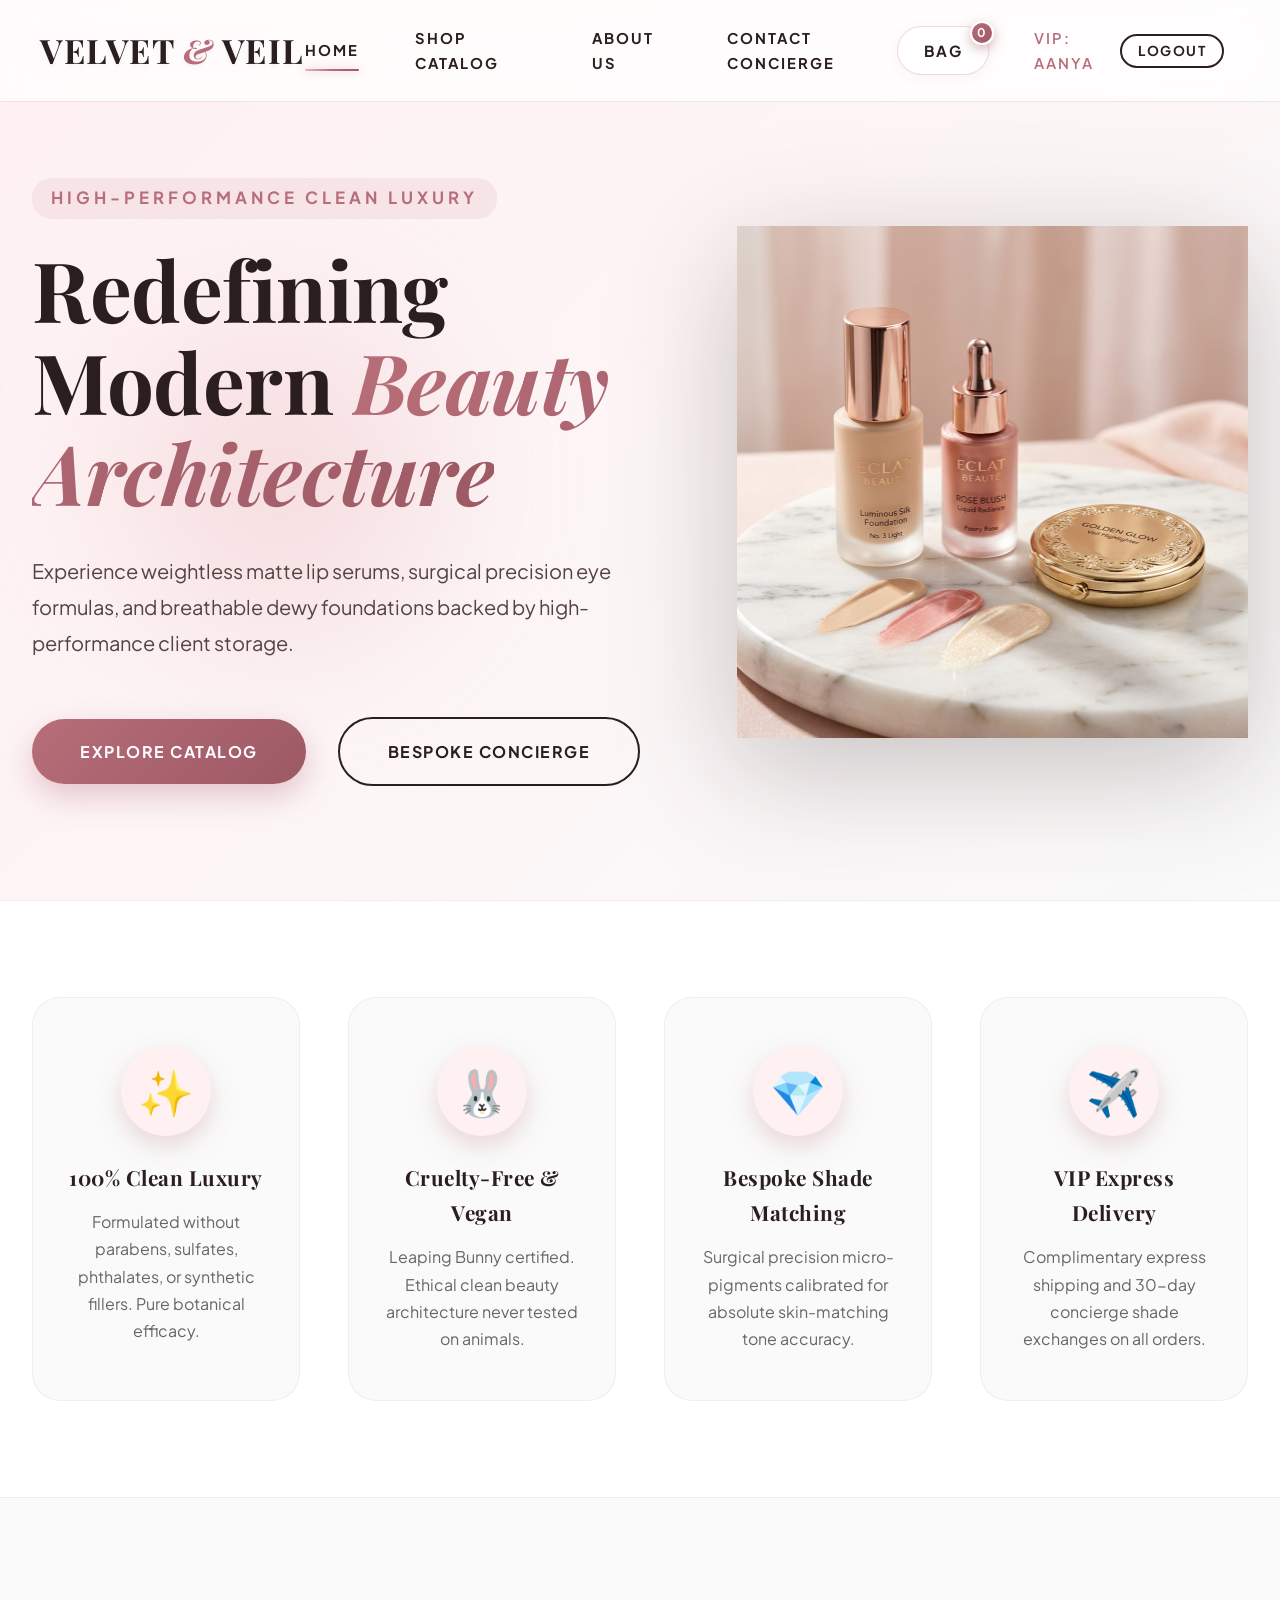
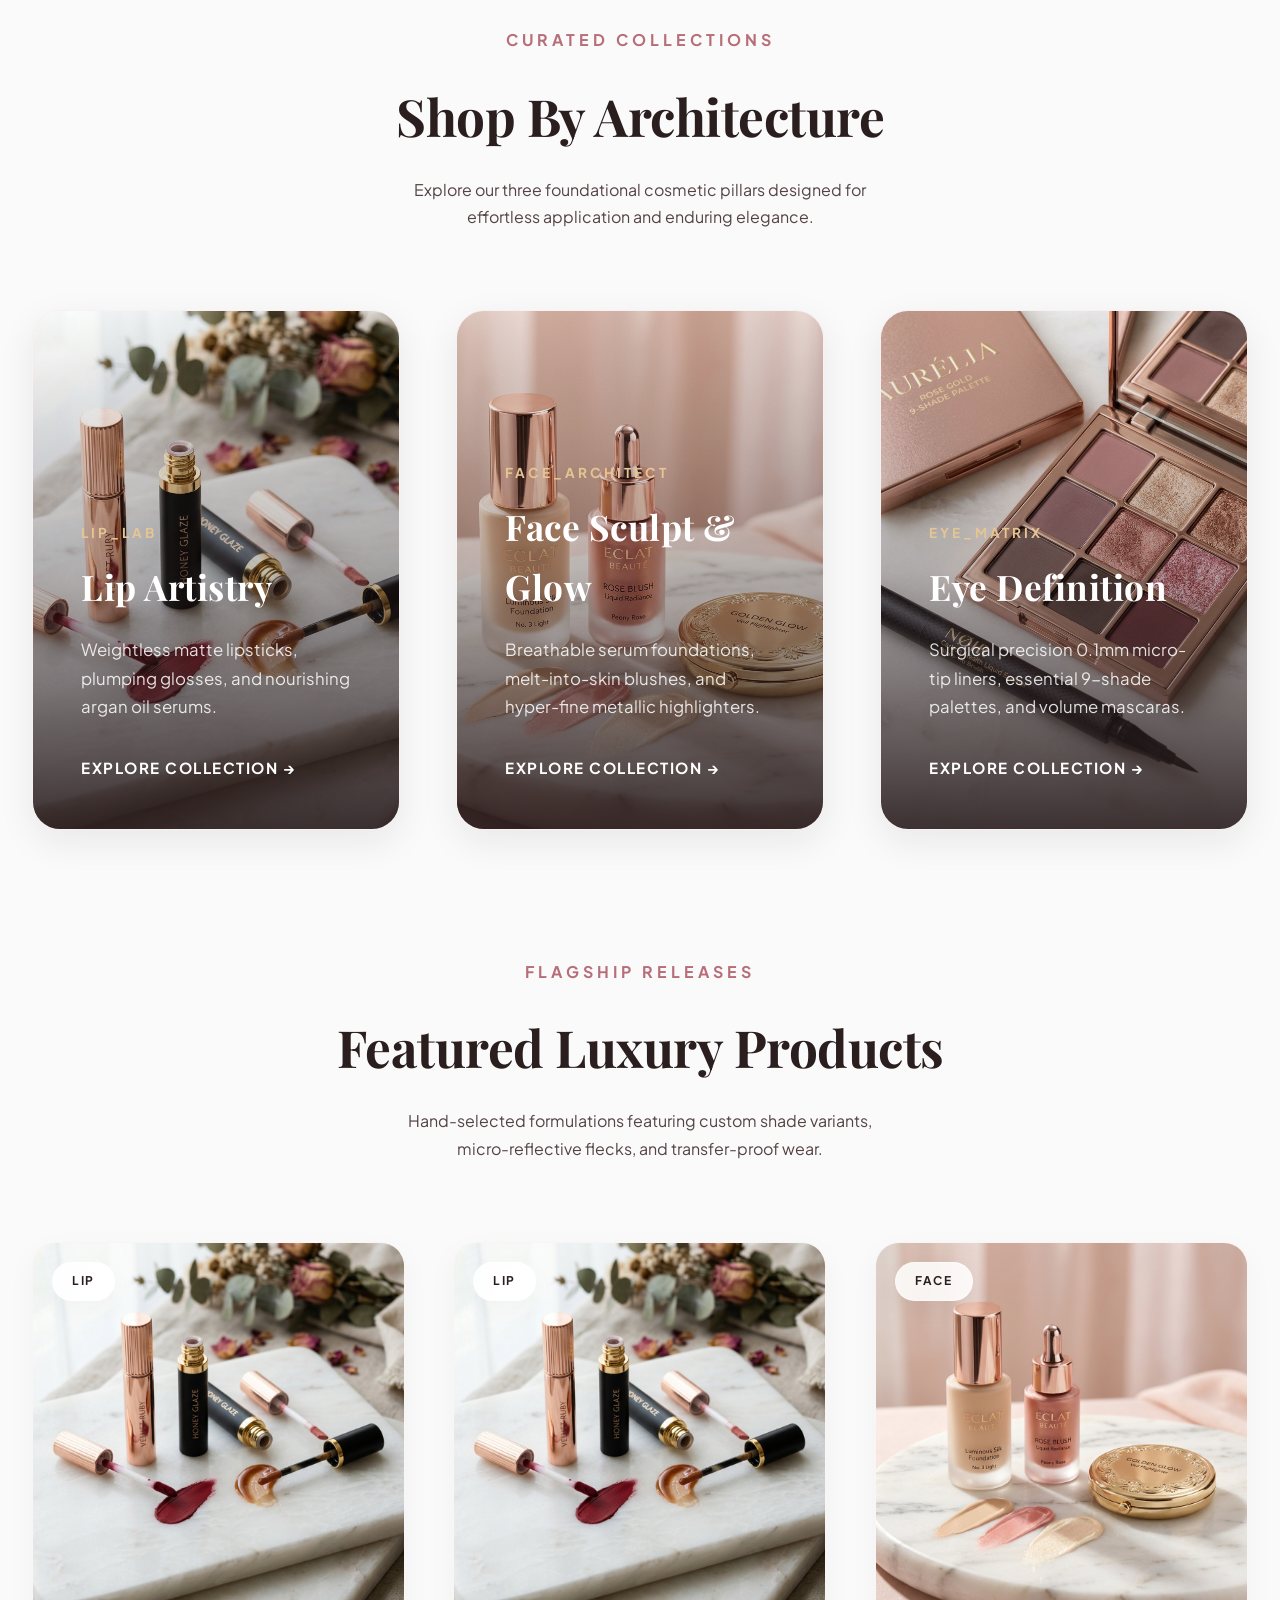
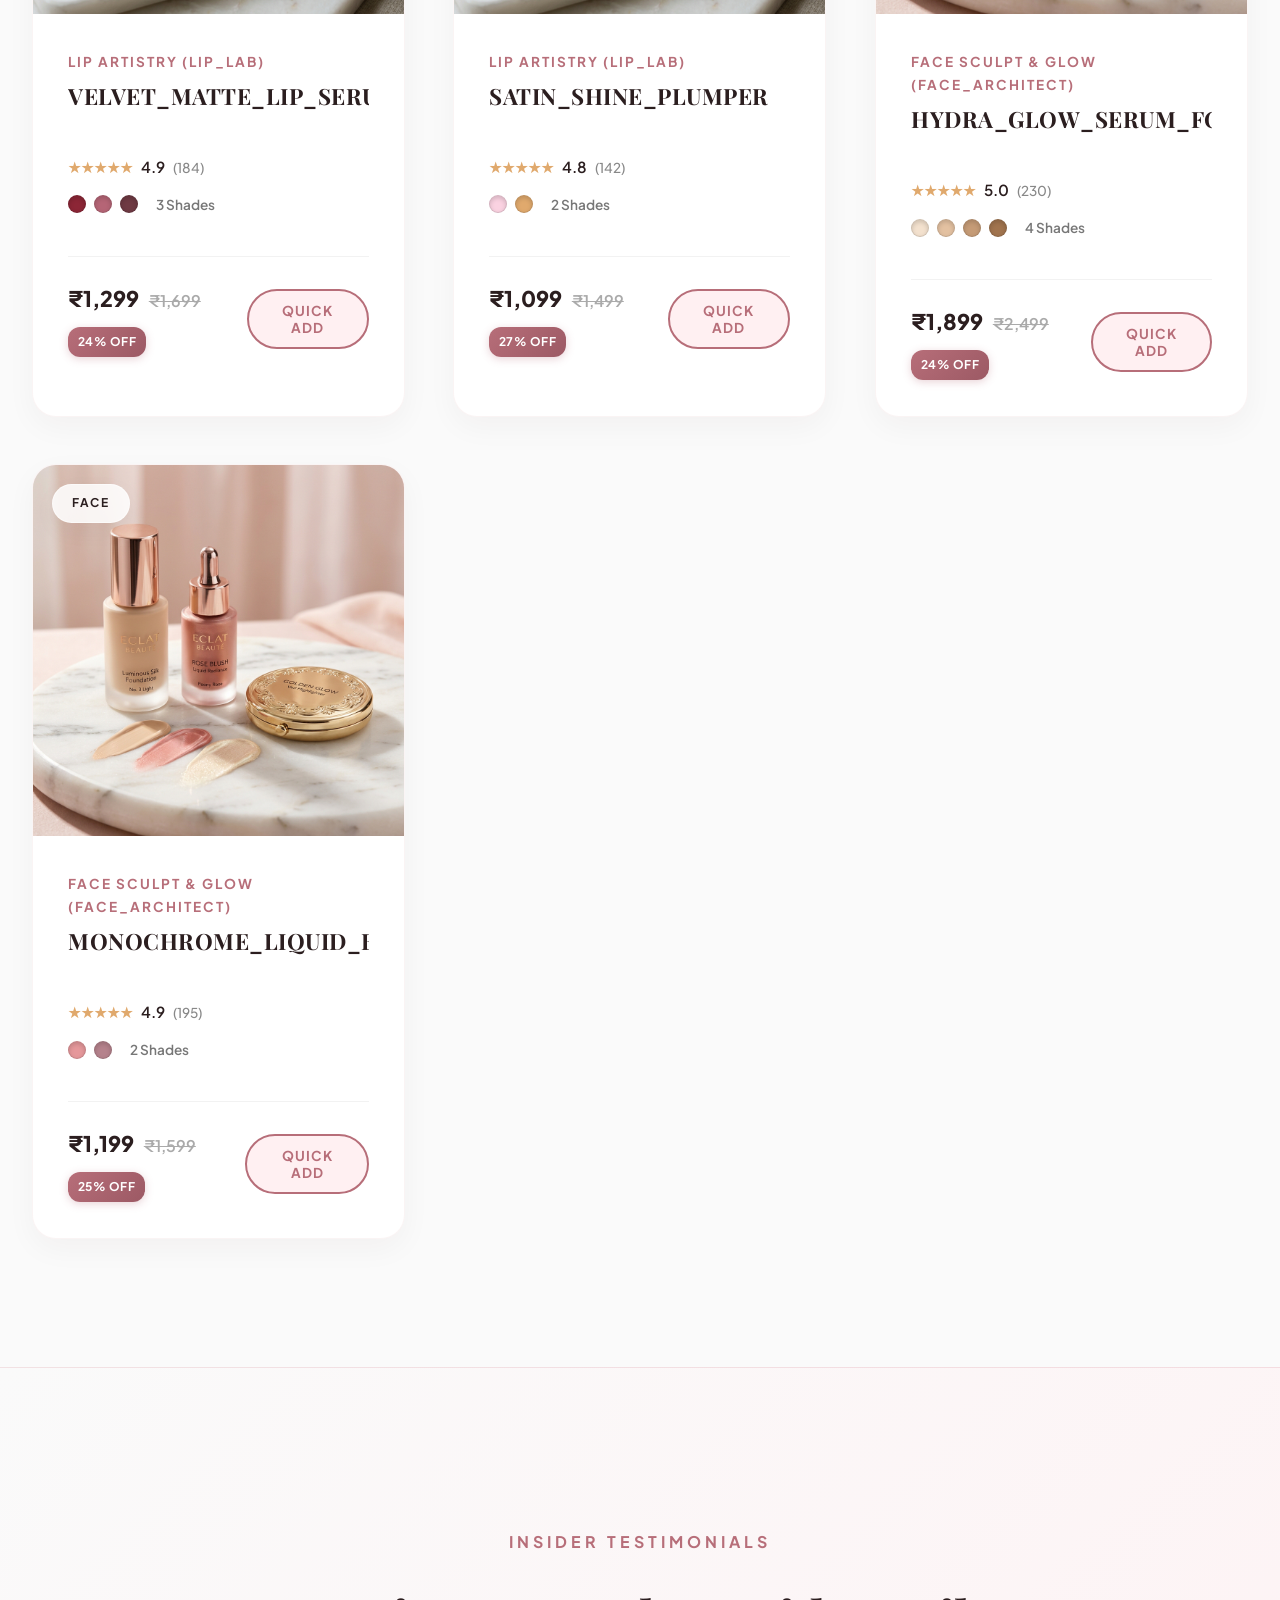
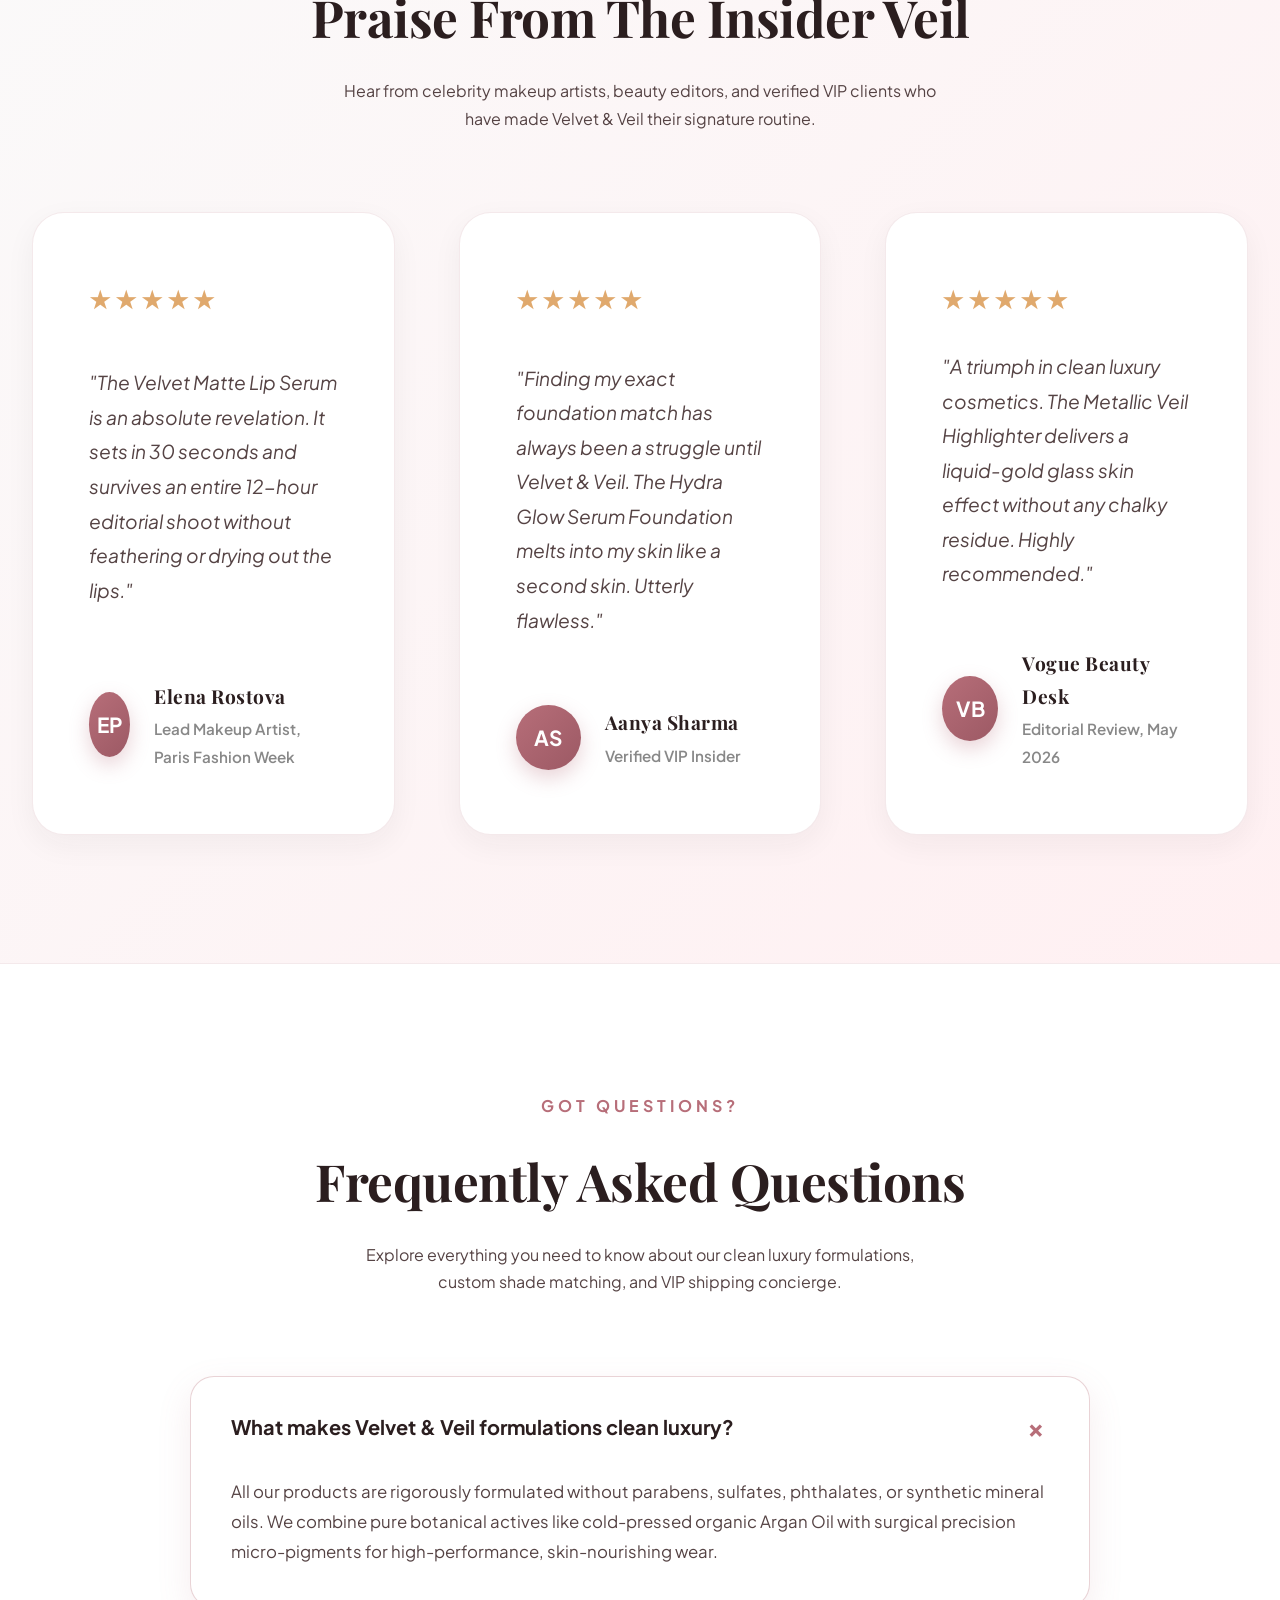
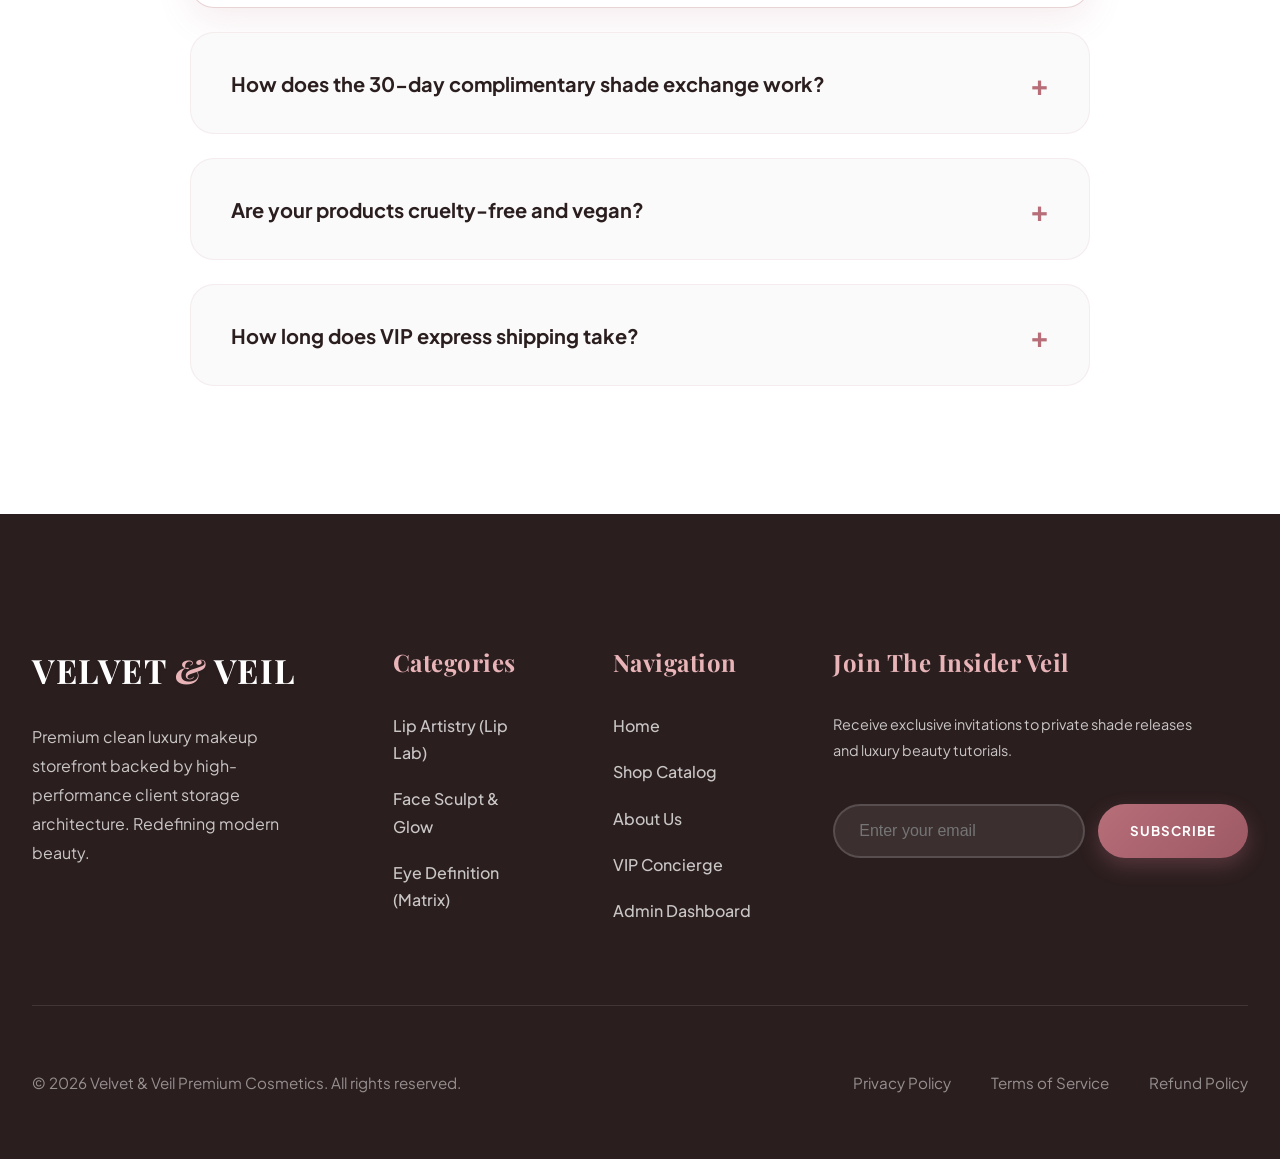
<file: index.html>
<!DOCTYPE html>
<html lang="en">
<head>
    <meta charset="UTF-8">
    <meta name="viewport" content="width=device-width, initial-scale=1.0">
    <title>Velvet &amp; Veil | Clean Luxury Premium Cosmetics</title>
    <meta name="description" content="Explore Velvet & Veil's premium clean luxury makeup storefront. Featuring Lip Lab, Face Architect, and Eye Matrix collections backed by high-performance client storage.">
    <link rel="stylesheet" href="./assets/css/style.css">
    <style>
        /* --- TRUST PILLARS SECTION --- */
        .trust-section {
            background-color: white;
            padding: 6rem 2rem;
            border-bottom: 1px solid var(--glass-border);
            border-top: 1px solid var(--glass-border);
        }

        .trust-container {
            max-width: 1400px;
            margin: 0 auto;
            display: grid;
            grid-template-columns: repeat(4, 1fr);
            gap: 3rem;
        }

        .trust-card {
            display: flex;
            flex-direction: column;
            align-items: center;
            text-align: center;
            padding: 3rem 2rem;
            background: var(--alabaster);
            border-radius: 28px;
            border: 1px solid rgba(183, 110, 121, 0.1);
            transition: var(--transition);
        }

        .trust-card:hover {
            transform: translateY(-10px);
            box-shadow: 0 20px 40px rgba(183, 110, 121, 0.15);
            background: white;
            border-color: rgba(183, 110, 121, 0.3);
        }

        .trust-icon {
            font-size: 2.8rem;
            margin-bottom: 1.5rem;
            background: var(--bg-blush);
            width: 90px;
            height: 90px;
            border-radius: 50%;
            display: flex;
            align-items: center;
            justify-content: center;
            color: var(--rose-gold);
            box-shadow: 0 10px 25px rgba(183, 110, 121, 0.25);
            transition: transform 0.4s cubic-bezier(0.16, 1, 0.3, 1);
        }

        .trust-card:hover .trust-icon {
            transform: scale(1.15) rotate(5deg);
        }

        .trust-title {
            font-size: 1.3rem;
            color: var(--dark-cocoa);
            margin-bottom: 0.8rem;
            font-weight: 700;
        }

        .trust-desc {
            font-size: 1rem;
            color: #666;
            line-height: 1.7;
        }

        /* --- CLIENT REVIEWS SECTION --- */
        .reviews-section {
            padding: 10rem 2rem 8rem;
            background: linear-gradient(135deg, var(--alabaster) 0%, var(--bg-blush) 100%);
            border-top: 1px solid var(--glass-border);
        }

        .reviews-container {
            max-width: 1400px;
            margin: 0 auto;
        }

        .reviews-grid {
            display: grid;
            grid-template-columns: repeat(3, 1fr);
            gap: 4rem;
            margin-top: 2rem;
        }

        .review-card {
            background: white;
            padding: 4rem 3.5rem;
            border-radius: 32px;
            box-shadow: 0 10px 30px rgba(43, 30, 31, 0.05);
            border: 1px solid var(--glass-border);
            display: flex;
            flex-direction: column;
            justify-content: space-between;
            transition: var(--transition);
        }

        .review-card:hover {
            transform: translateY(-12px);
            box-shadow: 0 24px 50px rgba(183, 110, 121, 0.2);
            border-color: rgba(183, 110, 121, 0.3);
        }

        .review-stars {
            color: #E0A96D;
            font-size: 1.6rem;
            margin-bottom: 1.8rem;
            letter-spacing: 3px;
        }

        .review-quote {
            font-size: 1.2rem;
            color: #554344;
            line-height: 1.8;
            font-style: italic;
            margin-bottom: 3.5rem;
        }

        .review-author {
            display: flex;
            align-items: center;
            gap: 1.5rem;
        }

        .author-avatar {
            width: 65px;
            height: 65px;
            border-radius: 50%;
            background: linear-gradient(135deg, var(--rose-gold) 0%, var(--rose-gold-dark) 100%);
            color: white;
            display: flex;
            align-items: center;
            justify-content: center;
            font-weight: 700;
            font-size: 1.3rem;
            box-shadow: 0 8px 20px rgba(183, 110, 121, 0.3);
        }

        .author-name {
            font-size: 1.2rem;
            font-weight: 700;
            color: var(--dark-cocoa);
            margin-bottom: 0.2rem;
        }

        .author-role {
            font-size: 0.95rem;
            color: #888;
            font-weight: 600;
        }

        @media (max-width: 1024px) {
            .trust-container { grid-template-columns: repeat(2, 1fr); }
            .reviews-grid { grid-template-columns: 1fr; }
        }
        @media (max-width: 600px) {
            .trust-container { grid-template-columns: 1fr; }
        }
    </style>
</head>
<body>

    <!-- Global Header -->
    <header class="site-header">
        <div class="header-container">
            <a href="./index.html" class="brand-logo">
                VELVET <span>&amp;</span> VEIL
            </a>
            <nav class="nav-links">
                <a href="./index.html" class="nav-link active">Home</a>
                <a href="./storefront/shop.html" class="nav-link">Shop Catalog</a>
                <a href="./storefront/about.html" class="nav-link">About Us</a>
                <a href="./storefront/contactus.html" class="nav-link">Contact Concierge</a>
            </nav>
            <div class="header-actions">
                <a href="#" class="cart-toggle" aria-label="Open Cart">
                    Bag
                    <span class="cart-badge">0</span>
                </a>
                <div class="auth-menu">
                    <!-- Dynamically populated by main.js -->
                </div>
            </div>
        </div>
    </header>

    <!-- Hero Section -->
    <section class="hero">
        <div class="hero-image-bg"></div>
        <div class="hero-container">
            <div class="hero-content">
                <span class="hero-subtitle">High-Performance Clean Luxury</span>
                <h1 class="hero-title">Redefining Modern <span>Beauty Architecture</span></h1>
                <p class="hero-desc">Experience weightless matte lip serums, surgical precision eye formulas, and breathable dewy foundations backed by high-performance client storage.</p>
                <div class="hero-actions">
                    <a href="./storefront/shop.html" class="btn-primary">Explore Catalog</a>
                    <a href="./storefront/contactus.html" class="btn-secondary">Bespoke Concierge</a>
                </div>
            </div>
            <div class="hero-image-wrapper">
                <img src="./assets/images/face.png" alt="Velvet &amp; Veil Luxury Cosmetics" class="hero-img">
            </div>
        </div>
    </section>

    <!-- Trust & Clean Luxury Pillars -->
    <section class="trust-section">
        <div class="trust-container">
            <div class="trust-card">
                <div class="trust-icon">&#10024;</div>
                <h3 class="trust-title">100% Clean Luxury</h3>
                <p class="trust-desc">Formulated without parabens, sulfates, phthalates, or synthetic fillers. Pure botanical efficacy.</p>
            </div>
            <div class="trust-card">
                <div class="trust-icon">&#128048;</div>
                <h3 class="trust-title">Cruelty-Free &amp; Vegan</h3>
                <p class="trust-desc">Leaping Bunny certified. Ethical clean beauty architecture never tested on animals.</p>
            </div>
            <div class="trust-card">
                <div class="trust-icon">&#128142;</div>
                <h3 class="trust-title">Bespoke Shade Matching</h3>
                <p class="trust-desc">Surgical precision micro-pigments calibrated for absolute skin-matching tone accuracy.</p>
            </div>
            <div class="trust-card">
                <div class="trust-icon">&#9992;&#65039;</div>
                <h3 class="trust-title">VIP Express Delivery</h3>
                <p class="trust-desc">Complimentary express shipping and 30-day concierge shade exchanges on all orders.</p>
            </div>
        </div>
    </section>

    <!-- Category Architecture Section -->
    <section class="section">
        <div class="section-header">
            <span class="section-subtitle">Curated Collections</span>
            <h2 class="section-title">Shop By Architecture</h2>
            <p style="color: #554344; max-width: 500px; margin: 1rem auto 0;">Explore our three foundational cosmetic pillars designed for effortless application and enduring elegance.</p>
        </div>
        <div class="category-grid">
            <div class="category-card">
                <img src="./assets/images/lip.png" alt="Lip Artistry" class="category-img">
                <div class="category-overlay"></div>
                <div class="category-content">
                    <span class="category-tag">LIP_LAB</span>
                    <h3 class="category-title">Lip Artistry</h3>
                    <p class="category-desc">Weightless matte lipsticks, plumping glosses, and nourishing argan oil serums.</p>
                    <a href="./storefront/shop.html" class="category-link">Explore Collection &rarr;</a>
                </div>
            </div>
            <div class="category-card">
                <img src="./assets/images/face.png" alt="Face Sculpt &amp; Glow" class="category-img">
                <div class="category-overlay"></div>
                <div class="category-content">
                    <span class="category-tag">FACE_ARCHITECT</span>
                    <h3 class="category-title">Face Sculpt &amp; Glow</h3>
                    <p class="category-desc">Breathable serum foundations, melt-into-skin blushes, and hyper-fine metallic highlighters.</p>
                    <a href="./storefront/shop.html" class="category-link">Explore Collection &rarr;</a>
                </div>
            </div>
            <div class="category-card">
                <img src="./assets/images/eye.png" alt="Eye Definition" class="category-img">
                <div class="category-overlay"></div>
                <div class="category-content">
                    <span class="category-tag">EYE_MATRIX</span>
                    <h3 class="category-title">Eye Definition</h3>
                    <p class="category-desc">Surgical precision 0.1mm micro-tip liners, essential 9-shade palettes, and volume mascaras.</p>
                    <a href="./storefront/shop.html" class="category-link">Explore Collection &rarr;</a>
                </div>
            </div>
        </div>
    </section>

    <!-- Featured Products Section -->
    <section class="section" style="padding-top: 0;">
        <div class="section-header">
            <span class="section-subtitle">Flagship Releases</span>
            <h2 class="section-title">Featured Luxury Products</h2>
            <p style="color: #554344; max-width: 500px; margin: 1rem auto 0;">Hand-selected formulations featuring custom shade variants, micro-reflective flecks, and transfer-proof wear.</p>
        </div>
        <div class="product-grid featured-products-container">
            <!-- Dynamically populated by main.js -->
        </div>
    </section>

    <!-- Client Reviews & Editorial Praise -->
    <section class="reviews-section">
        <div class="reviews-container">
            <div class="section-header">
                <span class="section-subtitle">Insider Testimonials</span>
                <h2 class="section-title">Praise From The Insider Veil</h2>
                <p style="color: #554344; max-width: 600px; margin: 1rem auto 0;">Hear from celebrity makeup artists, beauty editors, and verified VIP clients who have made Velvet &amp; Veil their signature routine.</p>
            </div>
            <div class="reviews-grid">
                <div class="review-card">
                    <div class="review-stars">&#9733;&#9733;&#9733;&#9733;&#9733;</div>
                    <p class="review-quote">"The Velvet Matte Lip Serum is an absolute revelation. It sets in 30 seconds and survives an entire 12-hour editorial shoot without feathering or drying out the lips."</p>
                    <div class="review-author">
                        <div class="author-avatar">EP</div>
                        <div>
                            <h4 class="author-name">Elena Rostova</h4>
                            <span class="author-role">Lead Makeup Artist, Paris Fashion Week</span>
                        </div>
                    </div>
                </div>
                <div class="review-card">
                    <div class="review-stars">&#9733;&#9733;&#9733;&#9733;&#9733;</div>
                    <p class="review-quote">"Finding my exact foundation match has always been a struggle until Velvet &amp; Veil. The Hydra Glow Serum Foundation melts into my skin like a second skin. Utterly flawless."</p>
                    <div class="review-author">
                        <div class="author-avatar">AS</div>
                        <div>
                            <h4 class="author-name">Aanya Sharma</h4>
                            <span class="author-role">Verified VIP Insider</span>
                        </div>
                    </div>
                </div>
                <div class="review-card">
                    <div class="review-stars">&#9733;&#9733;&#9733;&#9733;&#9733;</div>
                    <p class="review-quote">"A triumph in clean luxury cosmetics. The Metallic Veil Highlighter delivers a liquid-gold glass skin effect without any chalky residue. Highly recommended."</p>
                    <div class="review-author">
                        <div class="author-avatar">VB</div>
                        <div>
                            <h4 class="author-name">Vogue Beauty Desk</h4>
                            <span class="author-role">Editorial Review, May 2026</span>
                        </div>
                    </div>
                </div>
            </div>
        </div>
    </section>

    <!-- Global FAQ Section -->
    <section class="faq-section">
        <div class="faq-container">
            <div class="section-header">
                <span class="section-subtitle">Got Questions?</span>
                <h2 class="section-title">Frequently Asked Questions</h2>
                <p style="color: #554344; max-width: 600px; margin: 1rem auto 0;">Explore everything you need to know about our clean luxury formulations, custom shade matching, and VIP shipping concierge.</p>
            </div>
            <div class="faq-accordion">
                <div class="faq-item active">
                    <button class="faq-header">
                        <span>What makes Velvet &amp; Veil formulations clean luxury?</span>
                        <span class="faq-toggle">&plus;</span>
                    </button>
                    <div class="faq-content">
                        All our products are rigorously formulated without parabens, sulfates, phthalates, or synthetic mineral oils. We combine pure botanical actives like cold-pressed organic Argan Oil with surgical precision micro-pigments for high-performance, skin-nourishing wear.
                    </div>
                </div>
                <div class="faq-item">
                    <button class="faq-header">
                        <span>How does the 30-day complimentary shade exchange work?</span>
                        <span class="faq-toggle">&plus;</span>
                    </button>
                    <div class="faq-content">
                        We understand that finding your absolute perfect foundation or lip tone online can be challenging. If your selected shade isn't a flawless match, simply contact our VIP concierge within 30 days of delivery. We will immediately dispatch a replacement shade entirely complimentary.
                    </div>
                </div>
                <div class="faq-item">
                    <button class="faq-header">
                        <span>Are your products cruelty-free and vegan?</span>
                        <span class="faq-toggle">&plus;</span>
                    </button>
                    <div class="faq-content">
                        Yes, Velvet &amp; Veil is 100% Leaping Bunny certified cruelty-free. Our entire product architecture is vegan, utilizing advanced plant-derived squalane and synthetic beeswax alternatives to ensure zero animal testing or animal derivatives.
                    </div>
                </div>
                <div class="faq-item">
                    <button class="faq-header">
                        <span>How long does VIP express shipping take?</span>
                        <span class="faq-toggle">&plus;</span>
                    </button>
                    <div class="faq-content">
                        Orders placed before 2:00 PM IST are processed same-day by our flagship lab. VIP Express delivery typically arrives within 1 to 3 business days across major metropolitan areas, complete with live concierge tracking.
                    </div>
                </div>
            </div>
        </div>
    </section>

    <!-- Global Footer -->
    <footer class="site-footer">

        <div class="footer-container">
            <div>
                <a href="./index.html" class="brand-logo" style="color: white; margin-bottom: 1.5rem;">
                    VELVET <span style="color: var(--rose-gold-light);">&amp;</span> VEIL
                </a>
                <p class="footer-desc">Premium clean luxury makeup storefront backed by high-performance client storage architecture. Redefining modern beauty.</p>
            </div>
            <div>
                <h4 class="footer-col-title">Categories</h4>
                <div class="footer-links">
                    <a href="./storefront/shop.html" class="footer-link">Lip Artistry (Lip Lab)</a>
                    <a href="./storefront/shop.html" class="footer-link">Face Sculpt &amp; Glow</a>
                    <a href="./storefront/shop.html" class="footer-link">Eye Definition (Matrix)</a>
                </div>
            </div>
            <div>
                <h4 class="footer-col-title">Navigation</h4>
                <div class="footer-links">
                    <a href="./index.html" class="footer-link">Home</a>
                    <a href="./storefront/shop.html" class="footer-link">Shop Catalog</a>
                    <a href="./storefront/about.html" class="footer-link">About Us</a>
                    <a href="./storefront/contactus.html" class="footer-link">VIP Concierge</a>
                    <a href="./admin/dashboard.html" class="footer-link">Admin Dashboard</a>
                </div>

            </div>
            <div>
                <h4 class="footer-col-title">Join The Insider Veil</h4>
                <p class="footer-desc" style="font-size: 0.9rem;">Receive exclusive invitations to private shade releases and luxury beauty tutorials.</p>
                <div class="newsletter-form">
                    <input type="email" placeholder="Enter your email" class="newsletter-input" aria-label="Email Address">
                    <button class="newsletter-btn">Subscribe</button>
                </div>
            </div>
        </div>
        <div class="footer-bottom">
            <div>&copy; 2026 Velvet &amp; Veil Premium Cosmetics. All rights reserved.</div>
            <div class="footer-legal-links">
                <a href="./legal/privacy.html">Privacy Policy</a>
                <a href="./legal/terms.html">Terms of Service</a>
                <a href="./legal/refund.html">Refund Policy</a>
            </div>
        </div>
    </footer>

    <!-- Scripts -->
    <script src="./assets/js/store.js"></script>
    <script src="./assets/js/main.js"></script>
</body>
</html>
</file>
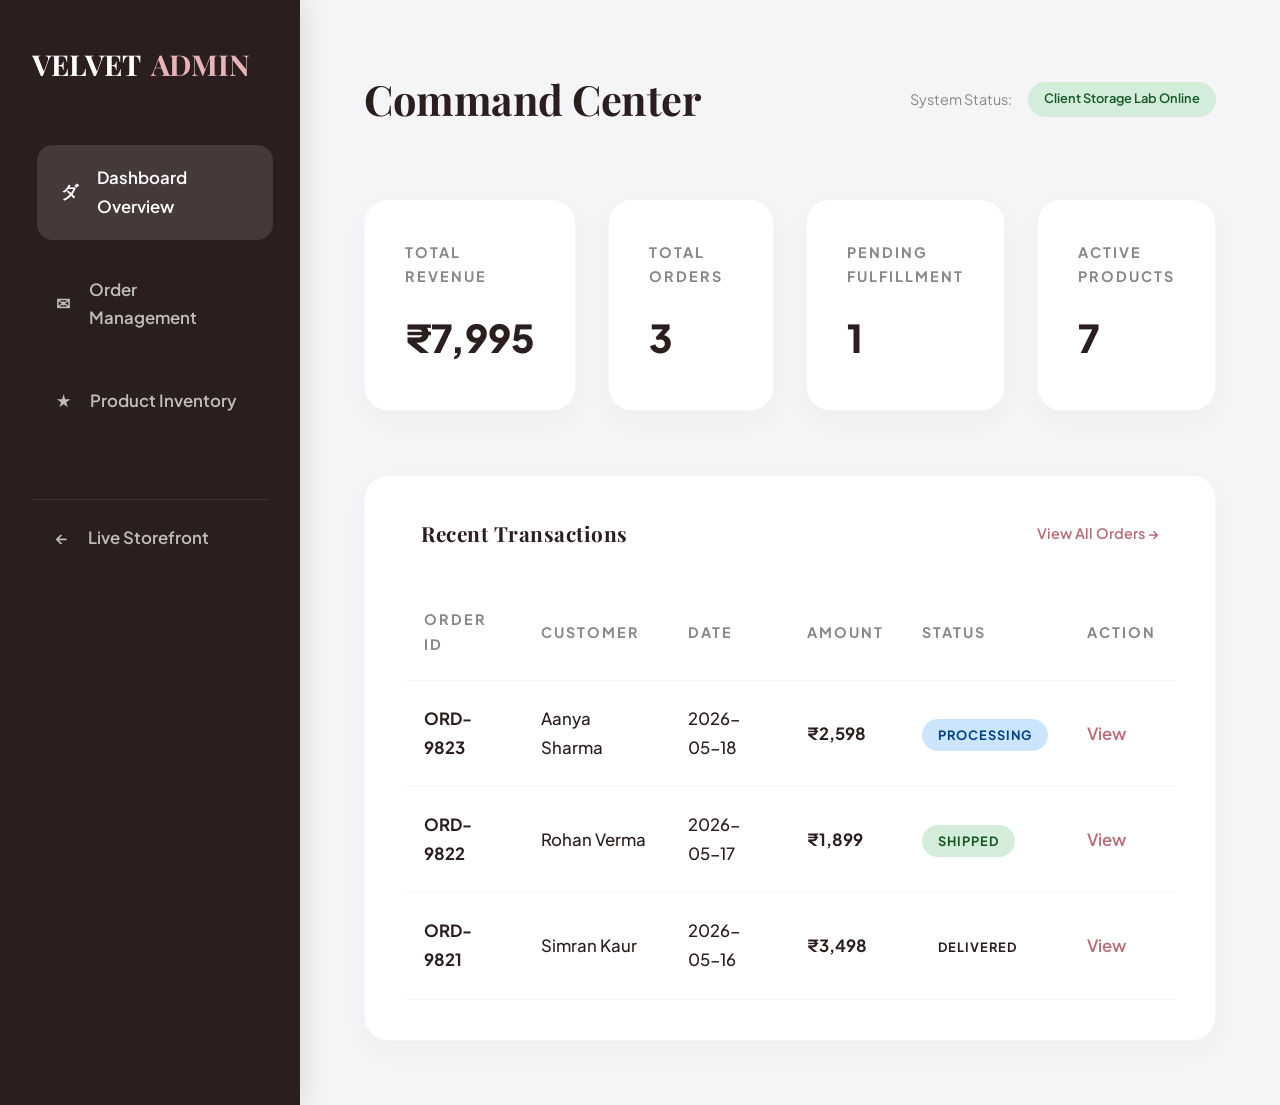
<file: admin/dashboard.html>
<!DOCTYPE html>
<html lang="en">
<head>
    <meta charset="UTF-8">
    <meta name="viewport" content="width=device-width, initial-scale=1.0">
    <title>Admin Command Center | Velvet &amp; Veil</title>
    <meta name="description" content="Luxury makeup storefront admin dashboard. Monitor sales, recent orders, and premium product inventory.">
    <link rel="stylesheet" href="../assets/css/style.css">
</head>
<body>

    <div class="admin-layout">
        <!-- Admin Sidebar -->
        <aside class="admin-sidebar">
            <a href="./dashboard.html" class="admin-logo">
                VELVET <span>ADMIN</span>
            </a>
            <nav class="admin-nav">
                <a href="./dashboard.html" class="admin-nav-link active">
                    <span>&#12480;</span>
                    <span>Dashboard Overview</span>
                </a>
                <a href="./orders.html" class="admin-nav-link">
                    <span>&#9993;</span>
                    <span>Order Management</span>
                </a>
                <a href="./products.html" class="admin-nav-link">
                    <span>&#9733;</span>
                    <span>Product Inventory</span>
                </a>
                <a href="../index.html" class="admin-nav-link" style="margin-top: 3rem; border-top: 1px solid rgba(255,255,255,0.1); border-radius: 0; padding-top: 1.5rem;">
                    <span>&larr;</span>
                    <span>Live Storefront</span>
                </a>
            </nav>
        </aside>

        <!-- Admin Main Content -->
        <main class="admin-main">
            <header class="admin-header">
                <h1 class="admin-title">Command Center</h1>
                <div style="display: flex; align-items: center; gap: 1rem;">
                    <span style="font-size: 0.9rem; color: #888;">System Status:</span>
                    <span style="background: #d4edda; color: #155724; padding: 0.4rem 1rem; border-radius: 20px; font-weight: 600; font-size: 0.8rem;">Client Storage Lab Online</span>
                </div>
            </header>

            <!-- Stats Grid -->
            <div class="stats-grid">
                <div class="stat-card">
                    <div class="stat-title">Total Revenue</div>
                    <div class="stat-val stat-rev">₹0</div>
                </div>
                <div class="stat-card">
                    <div class="stat-title">Total Orders</div>
                    <div class="stat-val stat-orders">0</div>
                </div>
                <div class="stat-card">
                    <div class="stat-title">Pending Fulfillment</div>
                    <div class="stat-val stat-pending">0</div>
                </div>
                <div class="stat-card">
                    <div class="stat-title">Active Products</div>
                    <div class="stat-val stat-products">0</div>
                </div>
            </div>

            <!-- Recent Orders Table -->
            <div class="admin-table-container">
                <div class="admin-table-header">
                    <h2 style="font-size: 1.3rem; color: var(--dark-cocoa);">Recent Transactions</h2>
                    <a href="./orders.html" style="font-size: 0.9rem; color: var(--rose-gold); font-weight: 600;">View All Orders &rarr;</a>
                </div>
                <table class="admin-table">
                    <thead>
                        <tr>
                            <th>Order ID</th>
                            <th>Customer</th>
                            <th>Date</th>
                            <th>Amount</th>
                            <th>Status</th>
                            <th>Action</th>
                        </tr>
                    </thead>
                    <tbody class="recent-orders-tbody">
                        <!-- Dynamically populated by admin.js -->
                    </tbody>
                </table>
            </div>
        </main>
    </div>

    <!-- Scripts -->
    <script src="../assets/js/store.js"></script>
    <script src="../assets/js/admin.js"></script>
</body>
</html>
</file>
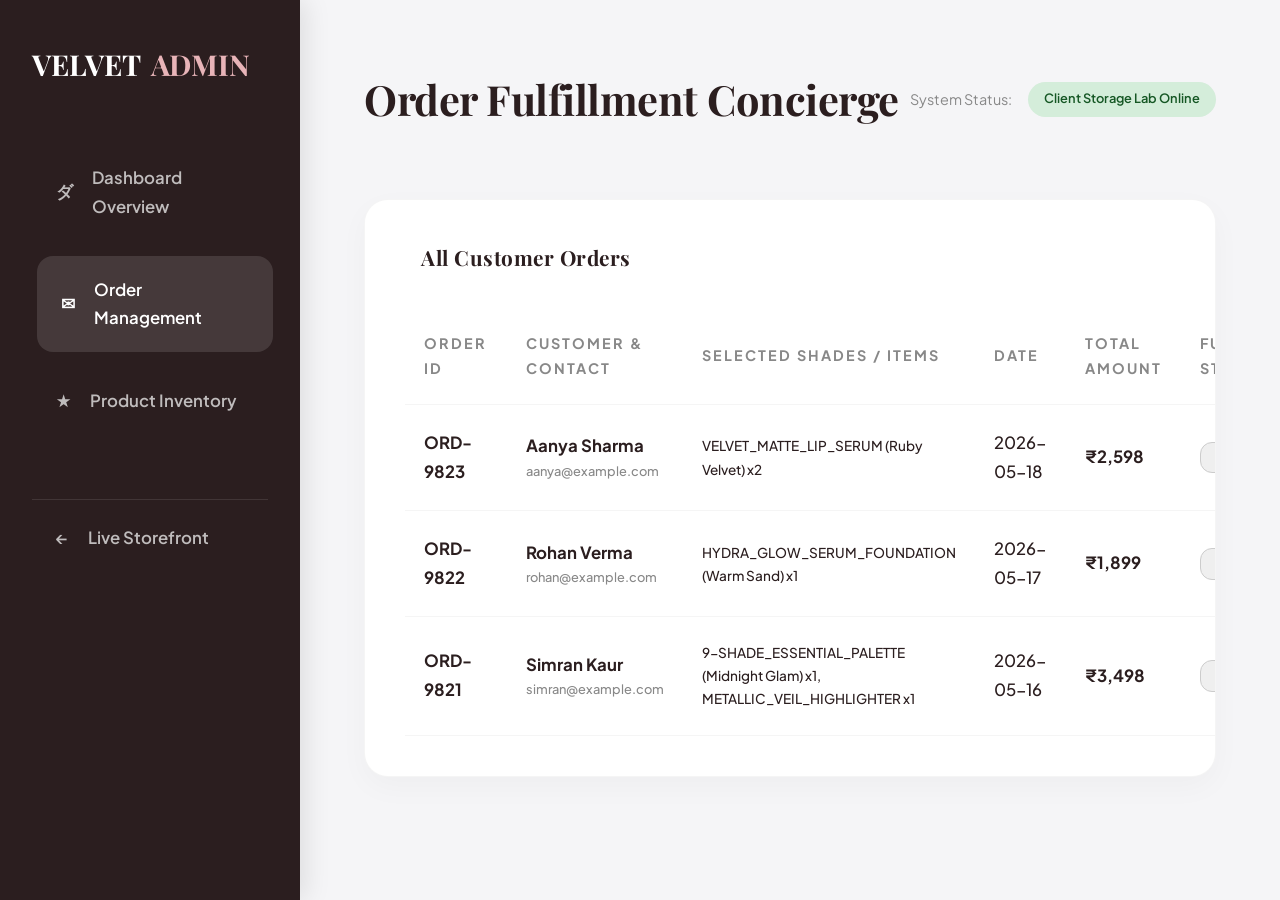
<file: admin/orders.html>
<!DOCTYPE html>
<html lang="en">
<head>
    <meta charset="UTF-8">
    <meta name="viewport" content="width=device-width, initial-scale=1.0">
    <title>Order Management | Velvet &amp; Veil Admin</title>
    <meta name="description" content="Manage customer makeup orders, update fulfillment statuses, and track shade variant shipments.">
    <link rel="stylesheet" href="../assets/css/style.css">
</head>
<body>

    <div class="admin-layout">
        <!-- Admin Sidebar -->
        <aside class="admin-sidebar">
            <a href="./dashboard.html" class="admin-logo">
                VELVET <span>ADMIN</span>
            </a>
            <nav class="admin-nav">
                <a href="./dashboard.html" class="admin-nav-link">
                    <span>&#12480;</span>
                    <span>Dashboard Overview</span>
                </a>
                <a href="./orders.html" class="admin-nav-link active">
                    <span>&#9993;</span>
                    <span>Order Management</span>
                </a>
                <a href="./products.html" class="admin-nav-link">
                    <span>&#9733;</span>
                    <span>Product Inventory</span>
                </a>
                <a href="../index.html" class="admin-nav-link" style="margin-top: 3rem; border-top: 1px solid rgba(255,255,255,0.1); border-radius: 0; padding-top: 1.5rem;">
                    <span>&larr;</span>
                    <span>Live Storefront</span>
                </a>
            </nav>
        </aside>

        <!-- Admin Main Content -->
        <main class="admin-main">
            <header class="admin-header">
                <h1 class="admin-title">Order Fulfillment Concierge</h1>
                <div style="display: flex; align-items: center; gap: 1rem;">
                    <span style="font-size: 0.9rem; color: #888;">System Status:</span>
                    <span style="background: #d4edda; color: #155724; padding: 0.4rem 1rem; border-radius: 20px; font-weight: 600; font-size: 0.8rem;">Client Storage Lab Online</span>
                </div>
            </header>

            <!-- Orders Table -->
            <div class="admin-table-container">
                <div class="admin-table-header">
                    <h2 style="font-size: 1.3rem; color: var(--dark-cocoa);">All Customer Orders</h2>
                </div>
                <table class="admin-table">
                    <thead>
                        <tr>
                            <th>Order ID</th>
                            <th>Customer &amp; Contact</th>
                            <th>Selected Shades / Items</th>
                            <th>Date</th>
                            <th>Total Amount</th>
                            <th>Fulfillment Status</th>
                        </tr>
                    </thead>
                    <tbody class="orders-tbody">
                        <!-- Dynamically populated by admin.js -->
                    </tbody>
                </table>
            </div>
        </main>
    </div>

    <!-- Scripts -->
    <script src="../assets/js/store.js"></script>
    <script src="../assets/js/admin.js"></script>
</body>
</html>
</file>
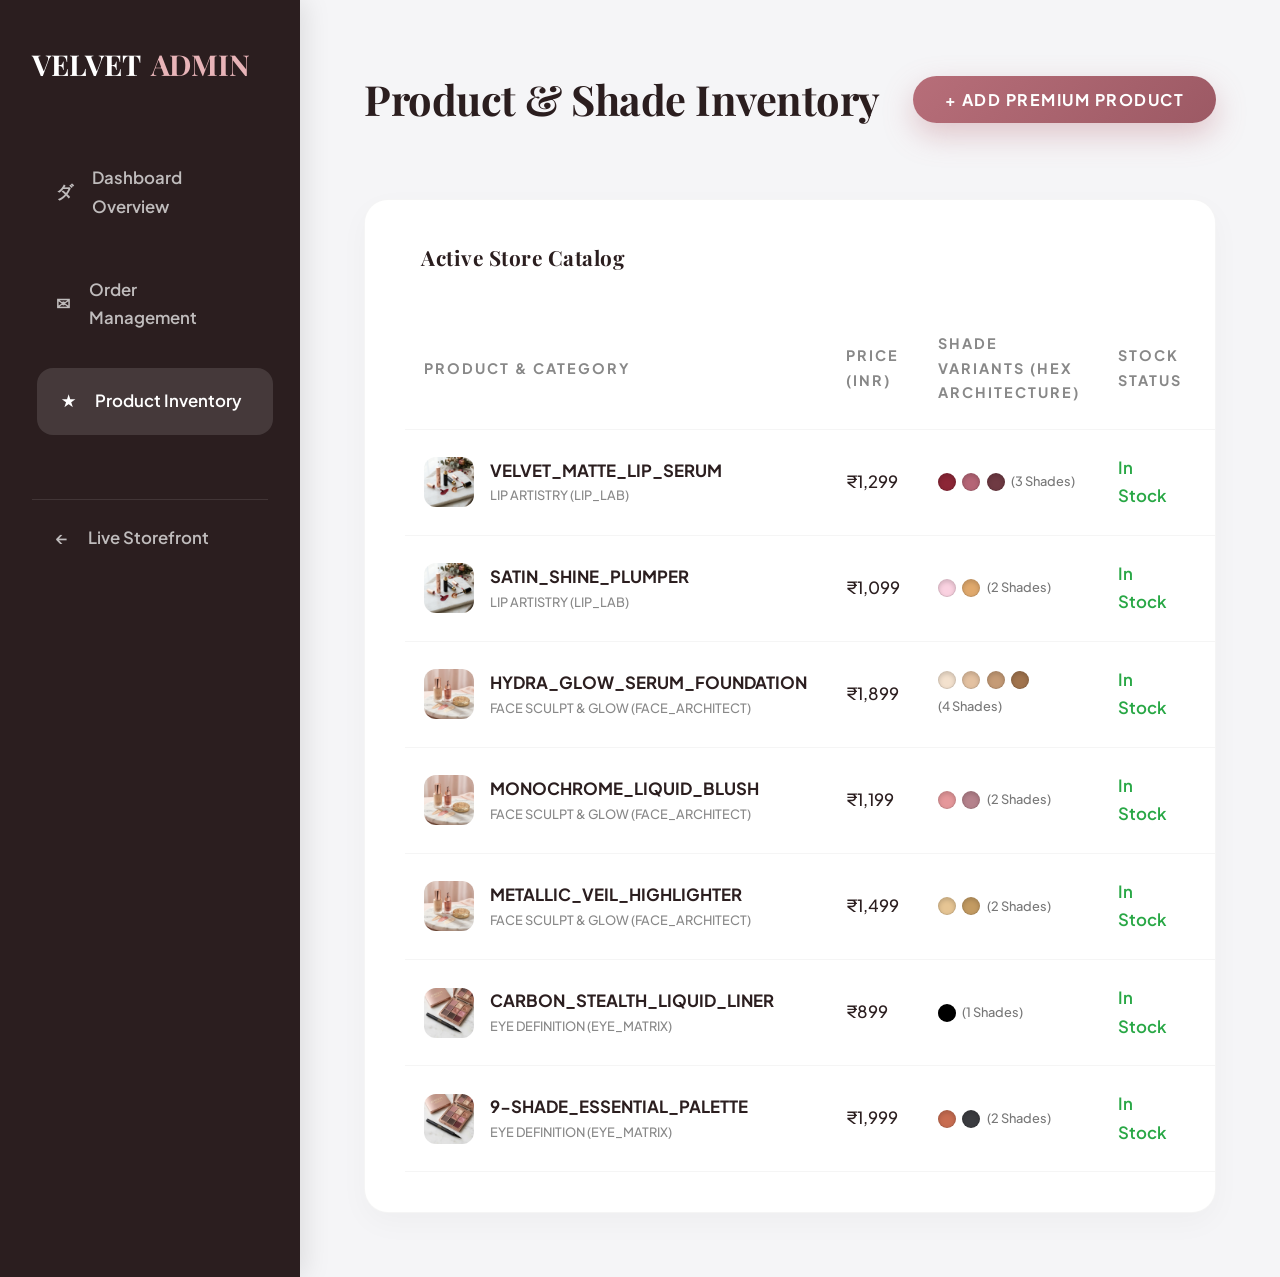
<file: admin/products.html>
<!DOCTYPE html>
<html lang="en">
<head>
    <meta charset="UTF-8">
    <meta name="viewport" content="width=device-width, initial-scale=1.0">
    <title>Product Inventory | Velvet &amp; Veil Admin</title>
    <meta name="description" content="Manage premium makeup inventory, add new beauty products, and configure color shade variants.">
    <link rel="stylesheet" href="../assets/css/style.css">
</head>
<body>

    <div class="admin-layout">
        <!-- Admin Sidebar -->
        <aside class="admin-sidebar">
            <a href="./dashboard.html" class="admin-logo">
                VELVET <span>ADMIN</span>
            </a>
            <nav class="admin-nav">
                <a href="./dashboard.html" class="admin-nav-link">
                    <span>&#12480;</span>
                    <span>Dashboard Overview</span>
                </a>
                <a href="./orders.html" class="admin-nav-link">
                    <span>&#9993;</span>
                    <span>Order Management</span>
                </a>
                <a href="./products.html" class="admin-nav-link active">
                    <span>&#9733;</span>
                    <span>Product Inventory</span>
                </a>
                <a href="../index.html" class="admin-nav-link" style="margin-top: 3rem; border-top: 1px solid rgba(255,255,255,0.1); border-radius: 0; padding-top: 1.5rem;">
                    <span>&larr;</span>
                    <span>Live Storefront</span>
                </a>
            </nav>
        </aside>

        <!-- Admin Main Content -->
        <main class="admin-main">
            <header class="admin-header">
                <h1 class="admin-title">Product &amp; Shade Inventory</h1>
                <button class="btn-primary btn-add-product" style="padding: 0.8rem 2rem;">&plus; Add Premium Product</button>
            </header>

            <!-- Products Table -->
            <div class="admin-table-container">
                <div class="admin-table-header">
                    <h2 style="font-size: 1.3rem; color: var(--dark-cocoa);">Active Store Catalog</h2>
                </div>
                <table class="admin-table">
                    <thead>
                        <tr>
                            <th>Product &amp; Category</th>
                            <th>Price (INR)</th>
                            <th>Shade Variants (Hex Architecture)</th>
                            <th>Stock Status</th>
                            <th>Action</th>
                        </tr>
                    </thead>
                    <tbody class="products-tbody">
                        <!-- Dynamically populated by admin.js -->
                    </tbody>
                </table>
            </div>
        </main>
    </div>

    <!-- Modal for Adding Product -->
    <div class="modal-overlay">
        <div class="modal-box">
            <div class="modal-header">
                <h3 class="modal-title">Add Premium Product</h3>
                <button class="modal-close" style="background: transparent; font-size: 1.8rem; color: var(--dark-cocoa);">&times;</button>
            </div>
            <form class="product-form">
                <div style="display: flex; flex-direction: column; gap: 1.5rem; margin-bottom: 2rem;">
                    <div style="display: flex; flex-direction: column; gap: 0.5rem;">
                        <label style="font-size: 0.9rem; font-weight: 600;">Product Name</label>
                        <input type="text" name="name" class="form-input" required placeholder="LUMINOUS_SILK_BLUSH">
                    </div>
                    <div style="display: flex; flex-direction: column; gap: 0.5rem;">
                        <label style="font-size: 0.9rem; font-weight: 600;">Category Architecture</label>
                        <select name="category" class="form-input" style="background: white;" required aria-label="Category Architecture">
                            <option value="LIP ARTISTRY (LIP_LAB)">LIP ARTISTRY (LIP_LAB)</option>
                            <option value="FACE SCULPT & GLOW (FACE_ARCHITECT)">FACE SCULPT &amp; GLOW (FACE_ARCHITECT)</option>
                            <option value="EYE DEFINITION (EYE_MATRIX)">EYE DEFINITION (EYE_MATRIX)</option>
                        </select>
                    </div>
                    <div style="display: flex; flex-direction: column; gap: 0.5rem;">
                        <label style="font-size: 0.9rem; font-weight: 600;">Price (INR)</label>
                        <input type="number" name="price" class="form-input" required placeholder="1499">
                    </div>
                    <div style="display: flex; flex-direction: column; gap: 0.5rem;">
                        <label style="font-size: 0.9rem; font-weight: 600;">Shade Variants (Format: Name|HexCode, comma separated)</label>
                        <input type="text" name="shades" class="form-input" required placeholder="Rose Glow|#E5989B, Amber Dusk|#B5828C">
                    </div>
                    <div style="display: flex; flex-direction: column; gap: 0.5rem;">
                        <label style="font-size: 0.9rem; font-weight: 600;">Premium Description</label>
                        <textarea name="description" class="form-input" rows="4" required placeholder="A weightless, hyper-pigmented formula..."></textarea>
                    </div>
                </div>
                <button type="submit" class="btn-primary" style="width: 100%; padding: 1.2rem; font-size: 1.1rem;">Save to Store Catalog</button>
            </form>
        </div>
    </div>

    <!-- Scripts -->
    <script src="../assets/js/store.js"></script>
    <script src="../assets/js/admin.js"></script>
</body>
</html>
</file>
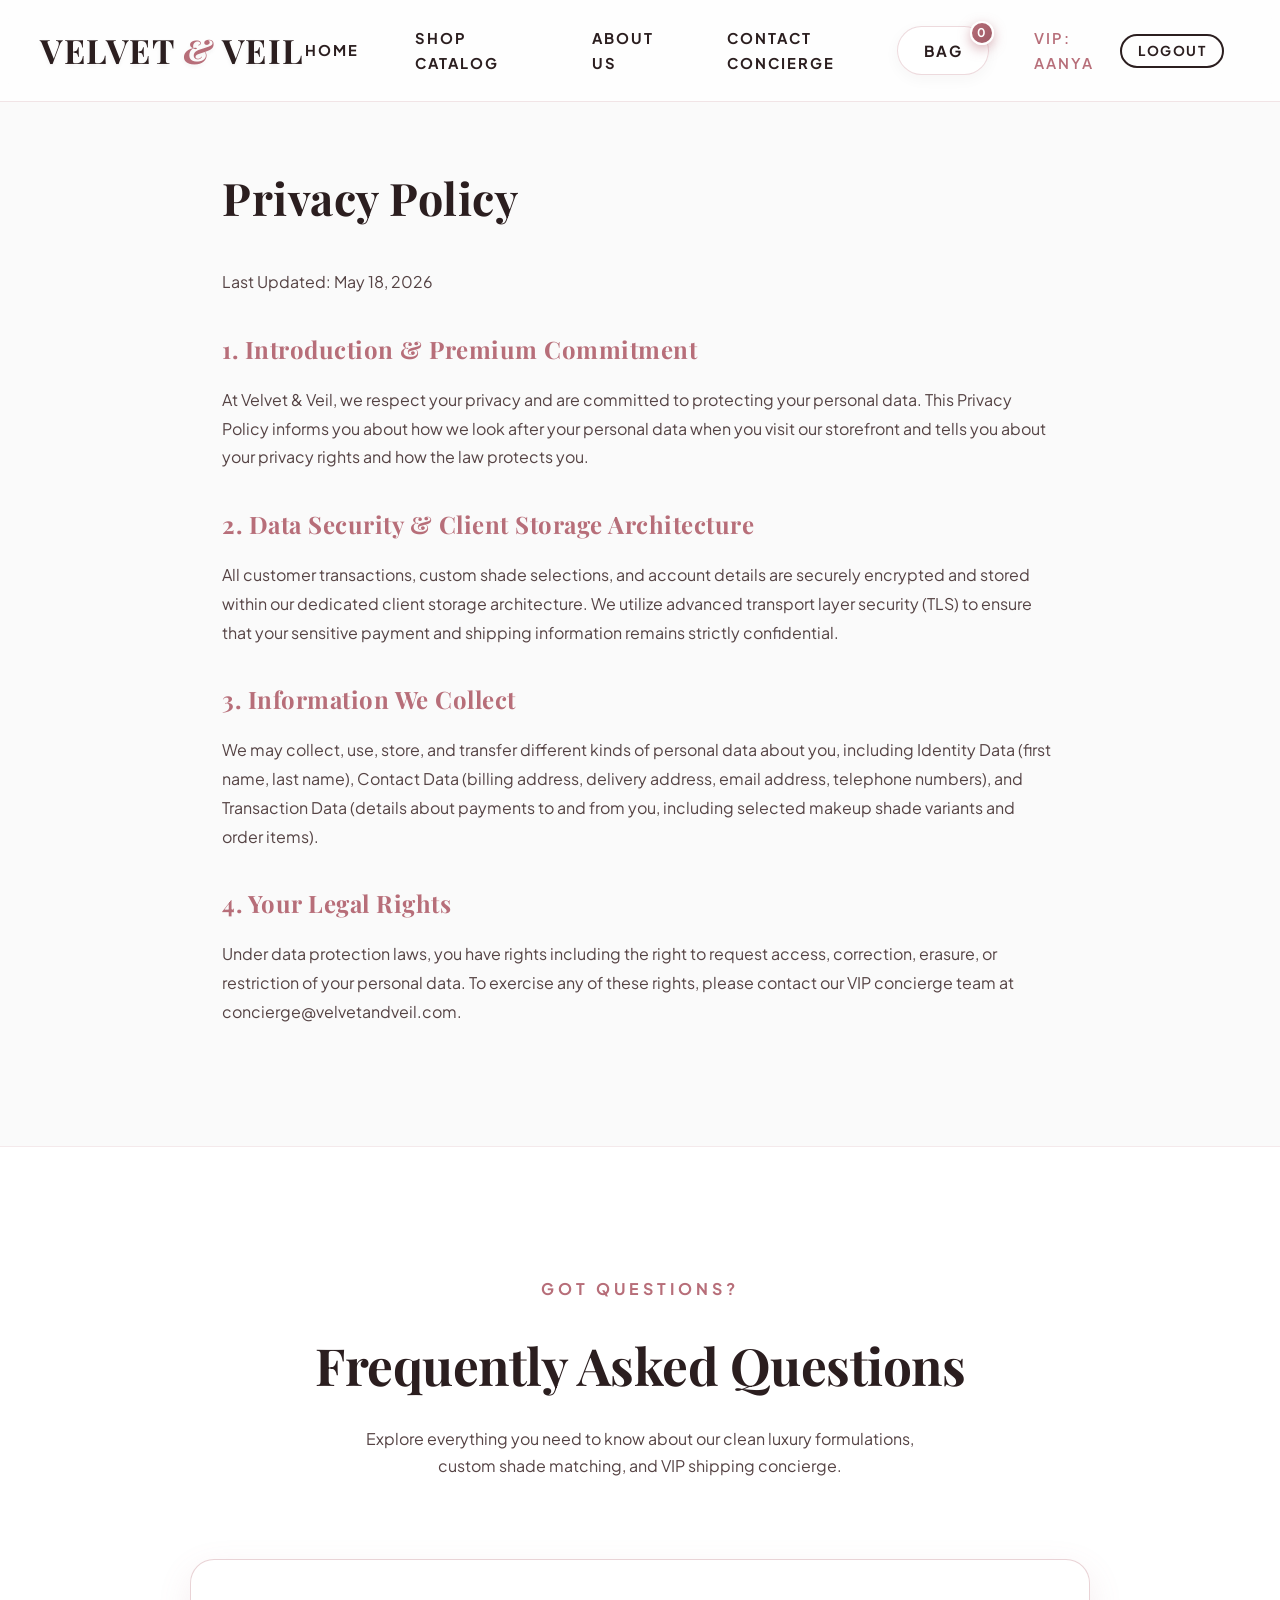
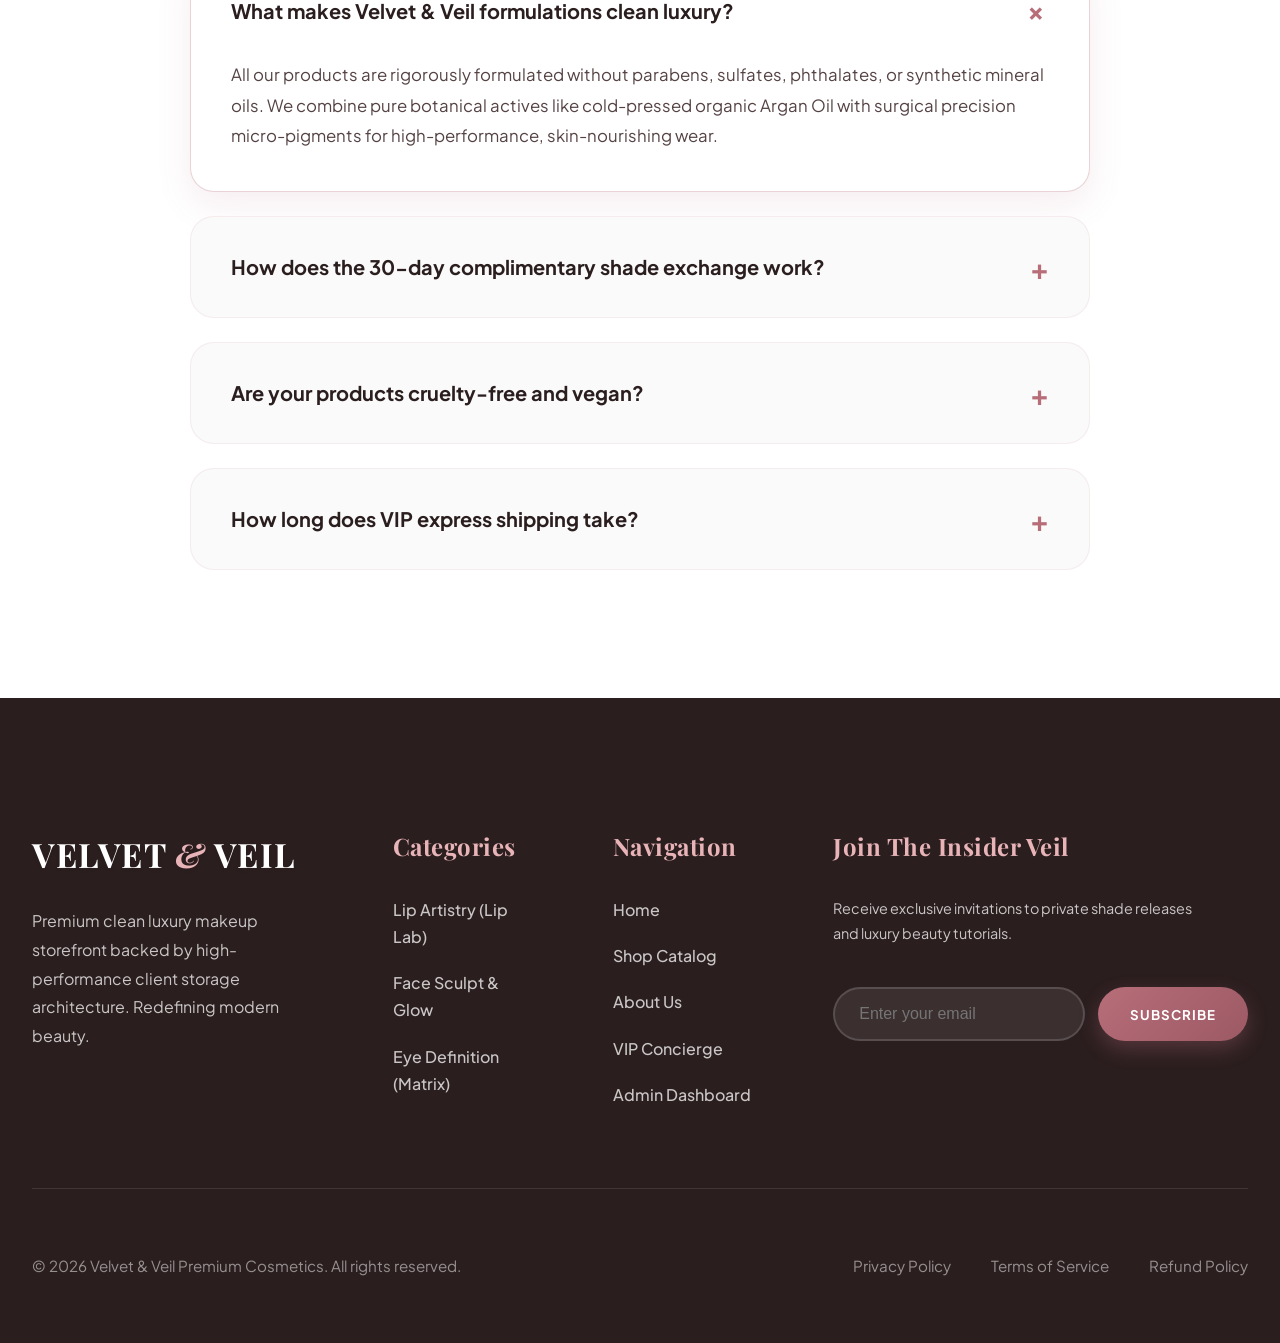
<file: legal/privacy.html>
<!DOCTYPE html>
<html lang="en">
<head>
    <meta charset="UTF-8">
    <meta name="viewport" content="width=device-width, initial-scale=1.0">
    <title>Privacy Policy | Velvet &amp; Veil</title>
    <meta name="description" content="Read the privacy policy for Velvet & Veil premium cosmetics. Learn how we secure your data in our client storage architecture.">
    <link rel="stylesheet" href="../assets/css/style.css">
    <style>
        .legal-section {
            padding: 10rem 2rem 6rem;
            max-width: 900px;
            margin: 0 auto;
        }
        .legal-title {
            font-size: 2.8rem;
            margin-bottom: 2rem;
            color: var(--dark-cocoa);
        }
        .legal-content h3 {
            font-size: 1.5rem;
            margin: 2rem 0 1rem;
            color: var(--rose-gold);
        }
        .legal-content p {
            margin-bottom: 1.5rem;
            color: #554344;
            line-height: 1.8;
        }
    </style>
</head>
<body>

    <!-- Global Header -->
    <header class="site-header">
        <div class="header-container">
            <a href="../index.html" class="brand-logo">
                VELVET <span>&amp;</span> VEIL
            </a>
            <nav class="nav-links">
                <a href="../index.html" class="nav-link">Home</a>
                <a href="../storefront/shop.html" class="nav-link">Shop Catalog</a>
                <a href="../storefront/about.html" class="nav-link">About Us</a>
                <a href="../storefront/contactus.html" class="nav-link">Contact Concierge</a>
            </nav>
            <div class="header-actions">
                <a href="#" class="cart-toggle" aria-label="Open Cart">
                    Bag
                    <span class="cart-badge">0</span>
                </a>
                <div class="auth-menu">
                    <!-- Dynamically populated by main.js -->
                </div>
            </div>
        </div>
    </header>

    <!-- Legal Content -->
    <main class="legal-section">
        <h1 class="legal-title">Privacy Policy</h1>
        <div class="legal-content">
            <p>Last Updated: May 18, 2026</p>

            <h3>1. Introduction &amp; Premium Commitment</h3>
            <p>At Velvet &amp; Veil, we respect your privacy and are committed to protecting your personal data. This Privacy Policy informs you about how we look after your personal data when you visit our storefront and tells you about your privacy rights and how the law protects you.</p>

            <h3>2. Data Security &amp; Client Storage Architecture</h3>
            <p>All customer transactions, custom shade selections, and account details are securely encrypted and stored within our dedicated client storage architecture. We utilize advanced transport layer security (TLS) to ensure that your sensitive payment and shipping information remains strictly confidential.</p>

            <h3>3. Information We Collect</h3>
            <p>We may collect, use, store, and transfer different kinds of personal data about you, including Identity Data (first name, last name), Contact Data (billing address, delivery address, email address, telephone numbers), and Transaction Data (details about payments to and from you, including selected makeup shade variants and order items).</p>

            <h3>4. Your Legal Rights</h3>
            <p>Under data protection laws, you have rights including the right to request access, correction, erasure, or restriction of your personal data. To exercise any of these rights, please contact our VIP concierge team at concierge@velvetandveil.com.</p>
        </div>
    </main>

    <!-- Global FAQ Section -->
    <section class="faq-section">
        <div class="faq-container">
            <div class="section-header">
                <span class="section-subtitle">Got Questions?</span>
                <h2 class="section-title">Frequently Asked Questions</h2>
                <p style="color: #554344; max-width: 600px; margin: 1rem auto 0;">Explore everything you need to know about our clean luxury formulations, custom shade matching, and VIP shipping concierge.</p>
            </div>
            <div class="faq-accordion">
                <div class="faq-item active">
                    <button class="faq-header">
                        <span>What makes Velvet &amp; Veil formulations clean luxury?</span>
                        <span class="faq-toggle">&plus;</span>
                    </button>
                    <div class="faq-content">
                        All our products are rigorously formulated without parabens, sulfates, phthalates, or synthetic mineral oils. We combine pure botanical actives like cold-pressed organic Argan Oil with surgical precision micro-pigments for high-performance, skin-nourishing wear.
                    </div>
                </div>
                <div class="faq-item">
                    <button class="faq-header">
                        <span>How does the 30-day complimentary shade exchange work?</span>
                        <span class="faq-toggle">&plus;</span>
                    </button>
                    <div class="faq-content">
                        We understand that finding your absolute perfect foundation or lip tone online can be challenging. If your selected shade isn't a flawless match, simply contact our VIP concierge within 30 days of delivery. We will immediately dispatch a replacement shade entirely complimentary.
                    </div>
                </div>
                <div class="faq-item">
                    <button class="faq-header">
                        <span>Are your products cruelty-free and vegan?</span>
                        <span class="faq-toggle">&plus;</span>
                    </button>
                    <div class="faq-content">
                        Yes, Velvet &amp; Veil is 100% Leaping Bunny certified cruelty-free. Our entire product architecture is vegan, utilizing advanced plant-derived squalane and synthetic beeswax alternatives to ensure zero animal testing or animal derivatives.
                    </div>
                </div>
                <div class="faq-item">
                    <button class="faq-header">
                        <span>How long does VIP express shipping take?</span>
                        <span class="faq-toggle">&plus;</span>
                    </button>
                    <div class="faq-content">
                        Orders placed before 2:00 PM IST are processed same-day by our flagship lab. VIP Express delivery typically arrives within 1 to 3 business days across major metropolitan areas, complete with live concierge tracking.
                    </div>
                </div>
            </div>
        </div>
    </section>

    <!-- Global Footer -->
    <footer class="site-footer">

        <div class="footer-container">
            <div>
                <a href="../index.html" class="brand-logo" style="color: white; margin-bottom: 1.5rem;">
                    VELVET <span style="color: var(--rose-gold-light);">&amp;</span> VEIL
                </a>
                <p class="footer-desc">Premium clean luxury makeup storefront backed by high-performance client storage architecture. Redefining modern beauty.</p>
            </div>
            <div>
                <h4 class="footer-col-title">Categories</h4>
                <div class="footer-links">
                    <a href="../storefront/shop.html" class="footer-link">Lip Artistry (Lip Lab)</a>
                    <a href="../storefront/shop.html" class="footer-link">Face Sculpt &amp; Glow</a>
                    <a href="../storefront/shop.html" class="footer-link">Eye Definition (Matrix)</a>
                </div>
            </div>
            <div>
                <h4 class="footer-col-title">Navigation</h4>
                <div class="footer-links">
                    <a href="../index.html" class="footer-link">Home</a>
                    <a href="../storefront/shop.html" class="footer-link">Shop Catalog</a>
                    <a href="../storefront/about.html" class="footer-link">About Us</a>
                    <a href="../storefront/contactus.html" class="footer-link">VIP Concierge</a>
                    <a href="../admin/dashboard.html" class="footer-link">Admin Dashboard</a>
                </div>

            </div>
            <div>
                <h4 class="footer-col-title">Join The Insider Veil</h4>
                <p class="footer-desc" style="font-size: 0.9rem;">Receive exclusive invitations to private shade releases and luxury beauty tutorials.</p>
                <div class="newsletter-form">
                    <input type="email" placeholder="Enter your email" class="newsletter-input" aria-label="Email Address">
                    <button class="newsletter-btn">Subscribe</button>
                </div>
            </div>
        </div>
        <div class="footer-bottom">
            <div>&copy; 2026 Velvet &amp; Veil Premium Cosmetics. All rights reserved.</div>
            <div class="footer-legal-links">
                <a href="./privacy.html">Privacy Policy</a>
                <a href="./terms.html">Terms of Service</a>
                <a href="./refund.html">Refund Policy</a>
            </div>
        </div>
    </footer>

    <!-- Scripts -->
    <script src="../assets/js/store.js"></script>
    <script src="../assets/js/main.js"></script>
</body>
</html>
</file>
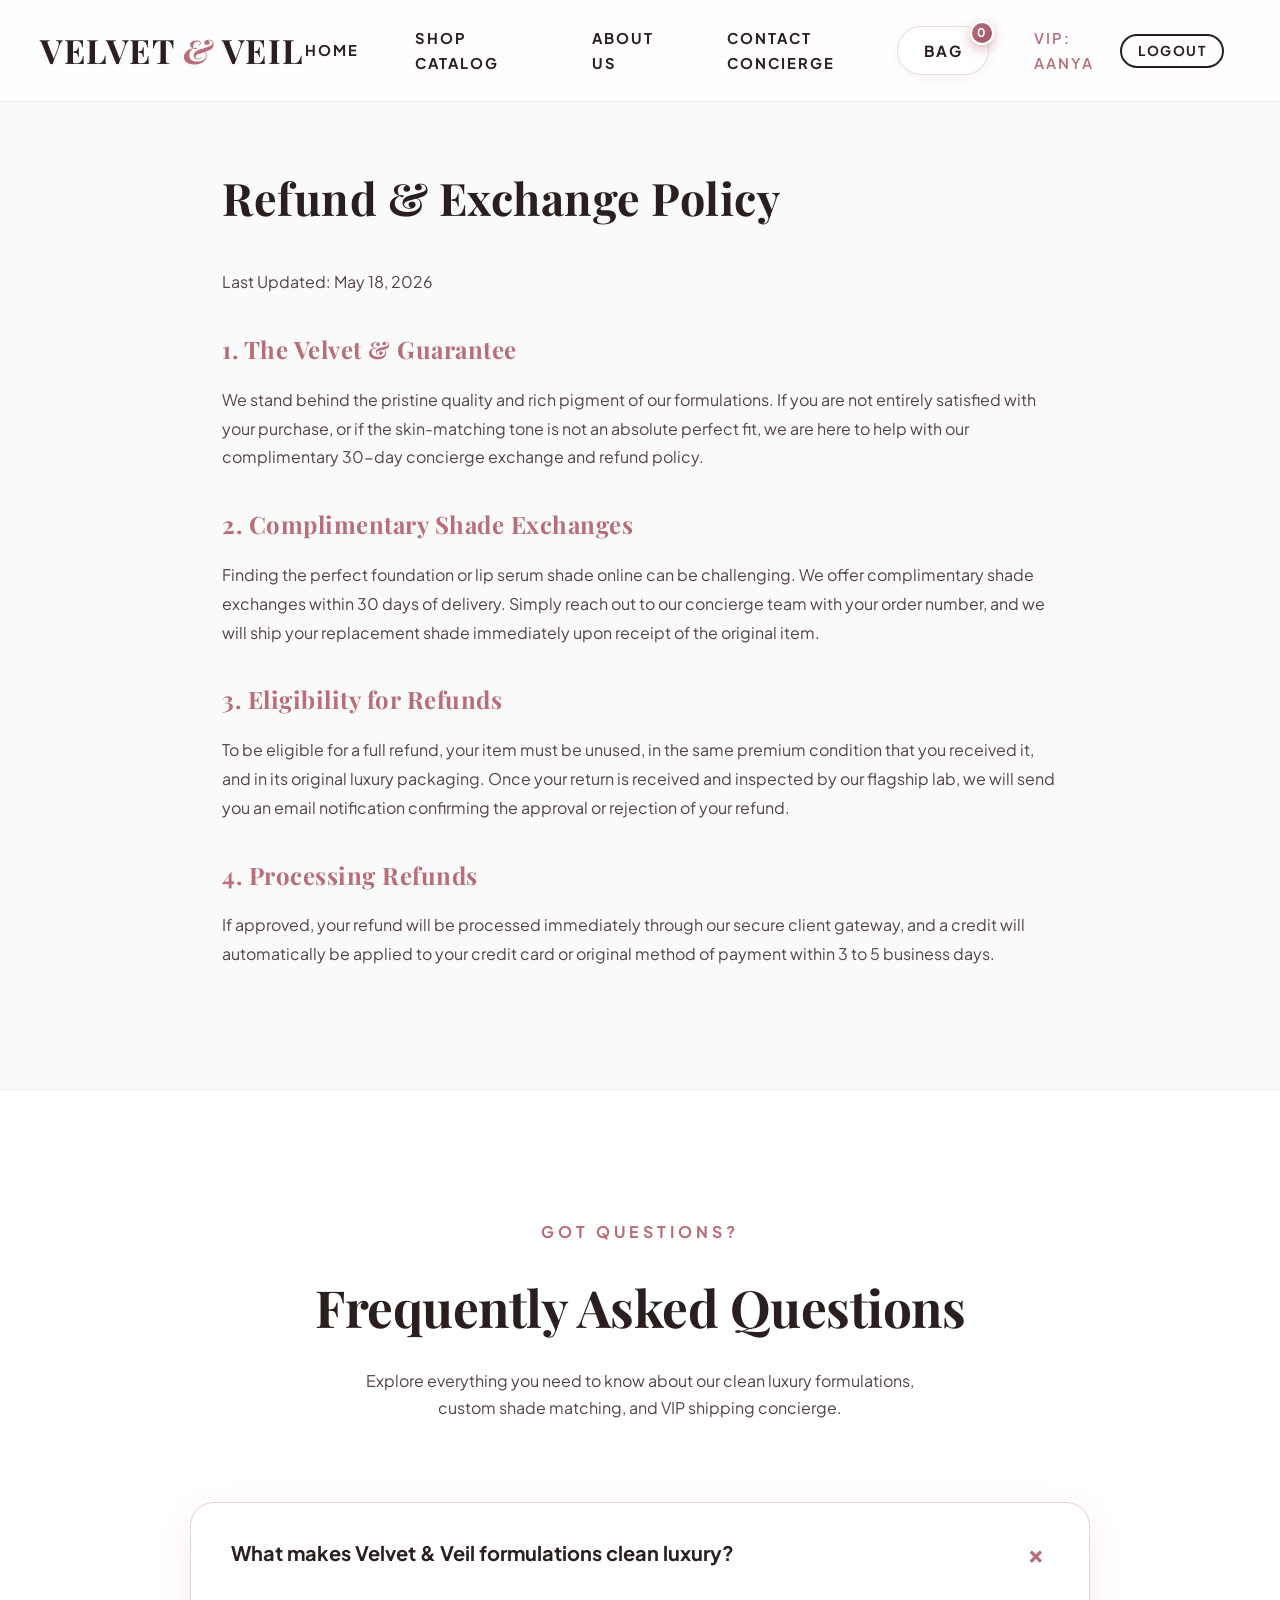
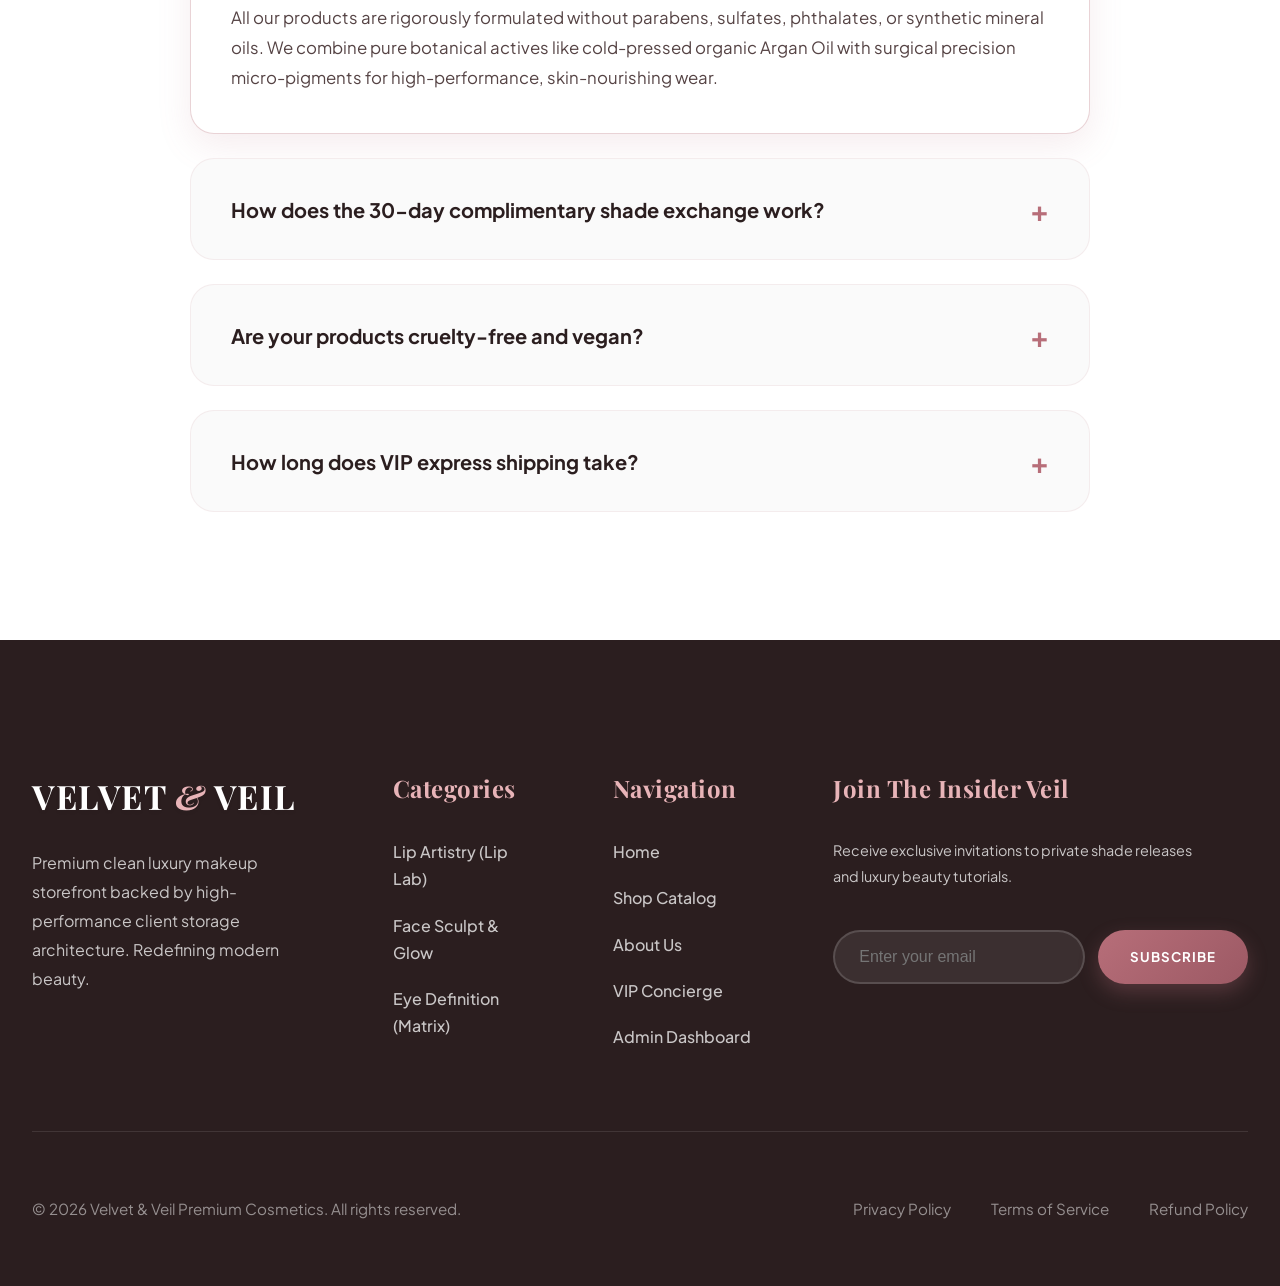
<file: legal/refund.html>
<!DOCTYPE html>
<html lang="en">
<head>
    <meta charset="UTF-8">
    <meta name="viewport" content="width=device-width, initial-scale=1.0">
    <title>Refund &amp; Exchange Policy | Velvet &amp; Veil</title>
    <meta name="description" content="Explore our complimentary 30-day refund and shade exchange policy for Velvet & Veil luxury beauty products.">
    <link rel="stylesheet" href="../assets/css/style.css">
    <style>
        .legal-section {
            padding: 10rem 2rem 6rem;
            max-width: 900px;
            margin: 0 auto;
        }
        .legal-title {
            font-size: 2.8rem;
            margin-bottom: 2rem;
            color: var(--dark-cocoa);
        }
        .legal-content h3 {
            font-size: 1.5rem;
            margin: 2rem 0 1rem;
            color: var(--rose-gold);
        }
        .legal-content p {
            margin-bottom: 1.5rem;
            color: #554344;
            line-height: 1.8;
        }
    </style>
</head>
<body>

    <!-- Global Header -->
    <header class="site-header">
        <div class="header-container">
            <a href="../index.html" class="brand-logo">
                VELVET <span>&amp;</span> VEIL
            </a>
            <nav class="nav-links">
                <a href="../index.html" class="nav-link">Home</a>
                <a href="../storefront/shop.html" class="nav-link">Shop Catalog</a>
                <a href="../storefront/about.html" class="nav-link">About Us</a>
                <a href="../storefront/contactus.html" class="nav-link">Contact Concierge</a>
            </nav>
            <div class="header-actions">
                <a href="#" class="cart-toggle" aria-label="Open Cart">
                    Bag
                    <span class="cart-badge">0</span>
                </a>
                <div class="auth-menu">
                    <!-- Dynamically populated by main.js -->
                </div>
            </div>
        </div>
    </header>

    <!-- Legal Content -->
    <main class="legal-section">
        <h1 class="legal-title">Refund &amp; Exchange Policy</h1>
        <div class="legal-content">
            <p>Last Updated: May 18, 2026</p>

            <h3>1. The Velvet &amp; Guarantee</h3>
            <p>We stand behind the pristine quality and rich pigment of our formulations. If you are not entirely satisfied with your purchase, or if the skin-matching tone is not an absolute perfect fit, we are here to help with our complimentary 30-day concierge exchange and refund policy.</p>

            <h3>2. Complimentary Shade Exchanges</h3>
            <p>Finding the perfect foundation or lip serum shade online can be challenging. We offer complimentary shade exchanges within 30 days of delivery. Simply reach out to our concierge team with your order number, and we will ship your replacement shade immediately upon receipt of the original item.</p>

            <h3>3. Eligibility for Refunds</h3>
            <p>To be eligible for a full refund, your item must be unused, in the same premium condition that you received it, and in its original luxury packaging. Once your return is received and inspected by our flagship lab, we will send you an email notification confirming the approval or rejection of your refund.</p>

            <h3>4. Processing Refunds</h3>
            <p>If approved, your refund will be processed immediately through our secure client gateway, and a credit will automatically be applied to your credit card or original method of payment within 3 to 5 business days.</p>
        </div>
    </main>

    <!-- Global FAQ Section -->
    <section class="faq-section">
        <div class="faq-container">
            <div class="section-header">
                <span class="section-subtitle">Got Questions?</span>
                <h2 class="section-title">Frequently Asked Questions</h2>
                <p style="color: #554344; max-width: 600px; margin: 1rem auto 0;">Explore everything you need to know about our clean luxury formulations, custom shade matching, and VIP shipping concierge.</p>
            </div>
            <div class="faq-accordion">
                <div class="faq-item active">
                    <button class="faq-header">
                        <span>What makes Velvet &amp; Veil formulations clean luxury?</span>
                        <span class="faq-toggle">&plus;</span>
                    </button>
                    <div class="faq-content">
                        All our products are rigorously formulated without parabens, sulfates, phthalates, or synthetic mineral oils. We combine pure botanical actives like cold-pressed organic Argan Oil with surgical precision micro-pigments for high-performance, skin-nourishing wear.
                    </div>
                </div>
                <div class="faq-item">
                    <button class="faq-header">
                        <span>How does the 30-day complimentary shade exchange work?</span>
                        <span class="faq-toggle">&plus;</span>
                    </button>
                    <div class="faq-content">
                        We understand that finding your absolute perfect foundation or lip tone online can be challenging. If your selected shade isn't a flawless match, simply contact our VIP concierge within 30 days of delivery. We will immediately dispatch a replacement shade entirely complimentary.
                    </div>
                </div>
                <div class="faq-item">
                    <button class="faq-header">
                        <span>Are your products cruelty-free and vegan?</span>
                        <span class="faq-toggle">&plus;</span>
                    </button>
                    <div class="faq-content">
                        Yes, Velvet &amp; Veil is 100% Leaping Bunny certified cruelty-free. Our entire product architecture is vegan, utilizing advanced plant-derived squalane and synthetic beeswax alternatives to ensure zero animal testing or animal derivatives.
                    </div>
                </div>
                <div class="faq-item">
                    <button class="faq-header">
                        <span>How long does VIP express shipping take?</span>
                        <span class="faq-toggle">&plus;</span>
                    </button>
                    <div class="faq-content">
                        Orders placed before 2:00 PM IST are processed same-day by our flagship lab. VIP Express delivery typically arrives within 1 to 3 business days across major metropolitan areas, complete with live concierge tracking.
                    </div>
                </div>
            </div>
        </div>
    </section>

    <!-- Global Footer -->
    <footer class="site-footer">

        <div class="footer-container">
            <div>
                <a href="../index.html" class="brand-logo" style="color: white; margin-bottom: 1.5rem;">
                    VELVET <span style="color: var(--rose-gold-light);">&amp;</span> VEIL
                </a>
                <p class="footer-desc">Premium clean luxury makeup storefront backed by high-performance client storage architecture. Redefining modern beauty.</p>
            </div>
            <div>
                <h4 class="footer-col-title">Categories</h4>
                <div class="footer-links">
                    <a href="../storefront/shop.html" class="footer-link">Lip Artistry (Lip Lab)</a>
                    <a href="../storefront/shop.html" class="footer-link">Face Sculpt &amp; Glow</a>
                    <a href="../storefront/shop.html" class="footer-link">Eye Definition (Matrix)</a>
                </div>
            </div>
            <div>
                <h4 class="footer-col-title">Navigation</h4>
                <div class="footer-links">
                    <a href="../index.html" class="footer-link">Home</a>
                    <a href="../storefront/shop.html" class="footer-link">Shop Catalog</a>
                    <a href="../storefront/about.html" class="footer-link">About Us</a>
                    <a href="../storefront/contactus.html" class="footer-link">VIP Concierge</a>
                    <a href="../admin/dashboard.html" class="footer-link">Admin Dashboard</a>
                </div>

            </div>
            <div>
                <h4 class="footer-col-title">Join The Insider Veil</h4>
                <p class="footer-desc" style="font-size: 0.9rem;">Receive exclusive invitations to private shade releases and luxury beauty tutorials.</p>
                <div class="newsletter-form">
                    <input type="email" placeholder="Enter your email" class="newsletter-input" aria-label="Email Address">
                    <button class="newsletter-btn">Subscribe</button>
                </div>
            </div>
        </div>
        <div class="footer-bottom">
            <div>&copy; 2026 Velvet &amp; Veil Premium Cosmetics. All rights reserved.</div>
            <div class="footer-legal-links">
                <a href="./privacy.html">Privacy Policy</a>
                <a href="./terms.html">Terms of Service</a>
                <a href="./refund.html">Refund Policy</a>
            </div>
        </div>
    </footer>

    <!-- Scripts -->
    <script src="../assets/js/store.js"></script>
    <script src="../assets/js/main.js"></script>
</body>
</html>
</file>
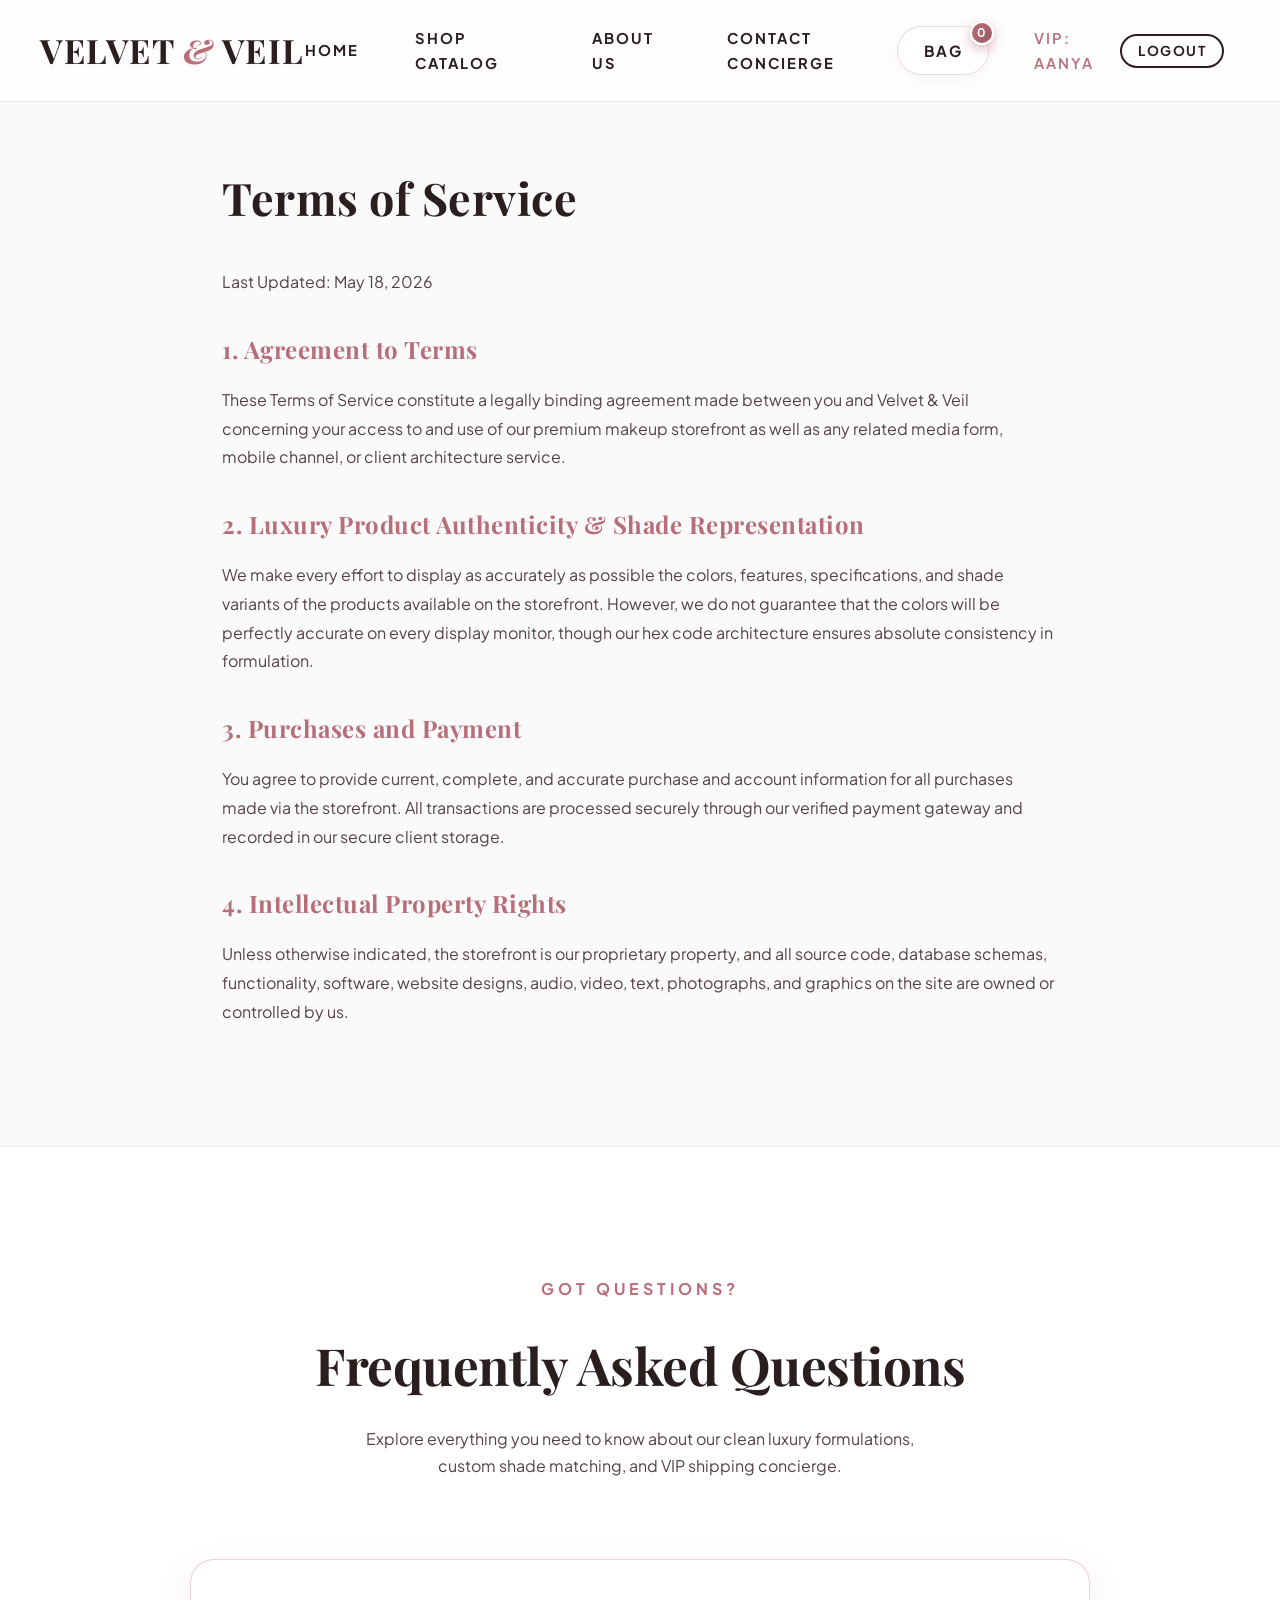
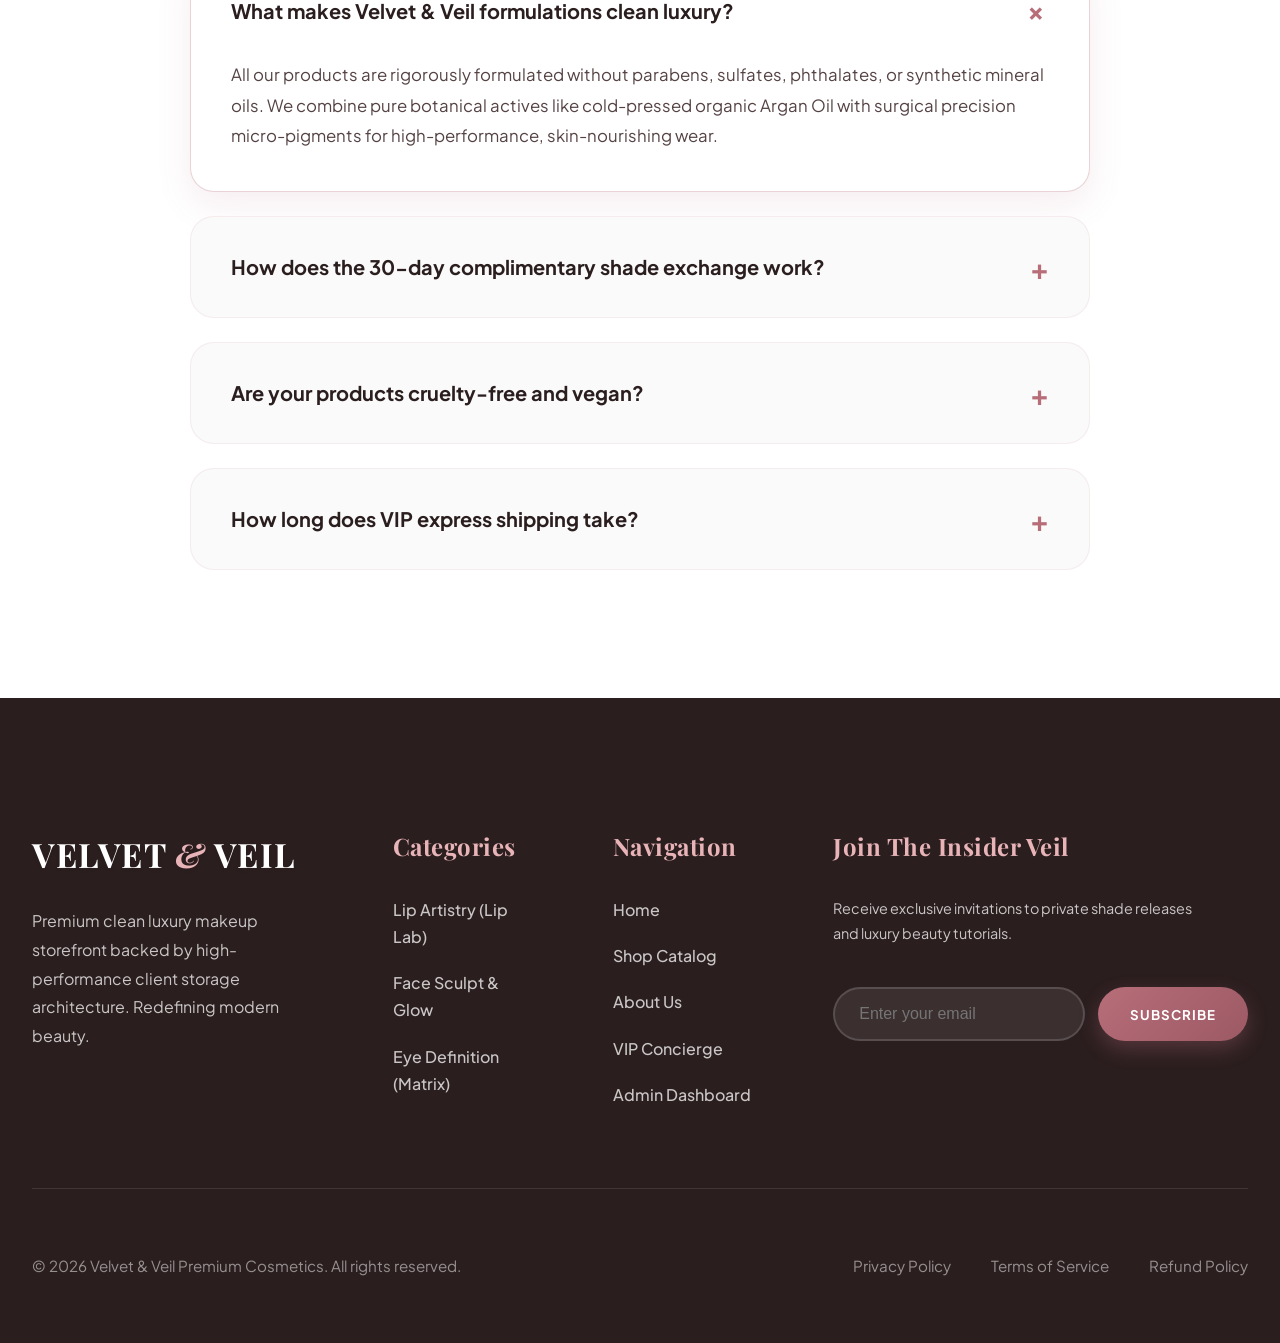
<file: legal/terms.html>
<!DOCTYPE html>
<html lang="en">
<head>
    <meta charset="UTF-8">
    <meta name="viewport" content="width=device-width, initial-scale=1.0">
    <title>Terms of Service | Velvet &amp; Veil</title>
    <meta name="description" content="Read the Terms of Service for Velvet & Veil premium cosmetics. Explore rules and guidelines for our luxury beauty storefront.">
    <link rel="stylesheet" href="../assets/css/style.css">
    <style>
        .legal-section {
            padding: 10rem 2rem 6rem;
            max-width: 900px;
            margin: 0 auto;
        }
        .legal-title {
            font-size: 2.8rem;
            margin-bottom: 2rem;
            color: var(--dark-cocoa);
        }
        .legal-content h3 {
            font-size: 1.5rem;
            margin: 2rem 0 1rem;
            color: var(--rose-gold);
        }
        .legal-content p {
            margin-bottom: 1.5rem;
            color: #554344;
            line-height: 1.8;
        }
    </style>
</head>
<body>

    <!-- Global Header -->
    <header class="site-header">
        <div class="header-container">
            <a href="../index.html" class="brand-logo">
                VELVET <span>&amp;</span> VEIL
            </a>
            <nav class="nav-links">
                <a href="../index.html" class="nav-link">Home</a>
                <a href="../storefront/shop.html" class="nav-link">Shop Catalog</a>
                <a href="../storefront/about.html" class="nav-link">About Us</a>
                <a href="../storefront/contactus.html" class="nav-link">Contact Concierge</a>
            </nav>
            <div class="header-actions">
                <a href="#" class="cart-toggle" aria-label="Open Cart">
                    Bag
                    <span class="cart-badge">0</span>
                </a>
                <div class="auth-menu">
                    <!-- Dynamically populated by main.js -->
                </div>
            </div>
        </div>
    </header>

    <!-- Legal Content -->
    <main class="legal-section">
        <h1 class="legal-title">Terms of Service</h1>
        <div class="legal-content">
            <p>Last Updated: May 18, 2026</p>

            <h3>1. Agreement to Terms</h3>
            <p>These Terms of Service constitute a legally binding agreement made between you and Velvet &amp; Veil concerning your access to and use of our premium makeup storefront as well as any related media form, mobile channel, or client architecture service.</p>

            <h3>2. Luxury Product Authenticity &amp; Shade Representation</h3>
            <p>We make every effort to display as accurately as possible the colors, features, specifications, and shade variants of the products available on the storefront. However, we do not guarantee that the colors will be perfectly accurate on every display monitor, though our hex code architecture ensures absolute consistency in formulation.</p>

            <h3>3. Purchases and Payment</h3>
            <p>You agree to provide current, complete, and accurate purchase and account information for all purchases made via the storefront. All transactions are processed securely through our verified payment gateway and recorded in our secure client storage.</p>

            <h3>4. Intellectual Property Rights</h3>
            <p>Unless otherwise indicated, the storefront is our proprietary property, and all source code, database schemas, functionality, software, website designs, audio, video, text, photographs, and graphics on the site are owned or controlled by us.</p>
        </div>
    </main>

    <!-- Global FAQ Section -->
    <section class="faq-section">
        <div class="faq-container">
            <div class="section-header">
                <span class="section-subtitle">Got Questions?</span>
                <h2 class="section-title">Frequently Asked Questions</h2>
                <p style="color: #554344; max-width: 600px; margin: 1rem auto 0;">Explore everything you need to know about our clean luxury formulations, custom shade matching, and VIP shipping concierge.</p>
            </div>
            <div class="faq-accordion">
                <div class="faq-item active">
                    <button class="faq-header">
                        <span>What makes Velvet &amp; Veil formulations clean luxury?</span>
                        <span class="faq-toggle">&plus;</span>
                    </button>
                    <div class="faq-content">
                        All our products are rigorously formulated without parabens, sulfates, phthalates, or synthetic mineral oils. We combine pure botanical actives like cold-pressed organic Argan Oil with surgical precision micro-pigments for high-performance, skin-nourishing wear.
                    </div>
                </div>
                <div class="faq-item">
                    <button class="faq-header">
                        <span>How does the 30-day complimentary shade exchange work?</span>
                        <span class="faq-toggle">&plus;</span>
                    </button>
                    <div class="faq-content">
                        We understand that finding your absolute perfect foundation or lip tone online can be challenging. If your selected shade isn't a flawless match, simply contact our VIP concierge within 30 days of delivery. We will immediately dispatch a replacement shade entirely complimentary.
                    </div>
                </div>
                <div class="faq-item">
                    <button class="faq-header">
                        <span>Are your products cruelty-free and vegan?</span>
                        <span class="faq-toggle">&plus;</span>
                    </button>
                    <div class="faq-content">
                        Yes, Velvet &amp; Veil is 100% Leaping Bunny certified cruelty-free. Our entire product architecture is vegan, utilizing advanced plant-derived squalane and synthetic beeswax alternatives to ensure zero animal testing or animal derivatives.
                    </div>
                </div>
                <div class="faq-item">
                    <button class="faq-header">
                        <span>How long does VIP express shipping take?</span>
                        <span class="faq-toggle">&plus;</span>
                    </button>
                    <div class="faq-content">
                        Orders placed before 2:00 PM IST are processed same-day by our flagship lab. VIP Express delivery typically arrives within 1 to 3 business days across major metropolitan areas, complete with live concierge tracking.
                    </div>
                </div>
            </div>
        </div>
    </section>

    <!-- Global Footer -->
    <footer class="site-footer">

        <div class="footer-container">
            <div>
                <a href="../index.html" class="brand-logo" style="color: white; margin-bottom: 1.5rem;">
                    VELVET <span style="color: var(--rose-gold-light);">&amp;</span> VEIL
                </a>
                <p class="footer-desc">Premium clean luxury makeup storefront backed by high-performance client storage architecture. Redefining modern beauty.</p>
            </div>
            <div>
                <h4 class="footer-col-title">Categories</h4>
                <div class="footer-links">
                    <a href="../storefront/shop.html" class="footer-link">Lip Artistry (Lip Lab)</a>
                    <a href="../storefront/shop.html" class="footer-link">Face Sculpt &amp; Glow</a>
                    <a href="../storefront/shop.html" class="footer-link">Eye Definition (Matrix)</a>
                </div>
            </div>
            <div>
                <h4 class="footer-col-title">Navigation</h4>
                <div class="footer-links">
                    <a href="../index.html" class="footer-link">Home</a>
                    <a href="../storefront/shop.html" class="footer-link">Shop Catalog</a>
                    <a href="../storefront/about.html" class="footer-link">About Us</a>
                    <a href="../storefront/contactus.html" class="footer-link">VIP Concierge</a>
                    <a href="../admin/dashboard.html" class="footer-link">Admin Dashboard</a>
                </div>

            </div>
            <div>
                <h4 class="footer-col-title">Join The Insider Veil</h4>
                <p class="footer-desc" style="font-size: 0.9rem;">Receive exclusive invitations to private shade releases and luxury beauty tutorials.</p>
                <div class="newsletter-form">
                    <input type="email" placeholder="Enter your email" class="newsletter-input" aria-label="Email Address">
                    <button class="newsletter-btn">Subscribe</button>
                </div>
            </div>
        </div>
        <div class="footer-bottom">
            <div>&copy; 2026 Velvet &amp; Veil Premium Cosmetics. All rights reserved.</div>
            <div class="footer-legal-links">
                <a href="./privacy.html">Privacy Policy</a>
                <a href="./terms.html">Terms of Service</a>
                <a href="./refund.html">Refund Policy</a>
            </div>
        </div>
    </footer>

    <!-- Scripts -->
    <script src="../assets/js/store.js"></script>
    <script src="../assets/js/main.js"></script>
</body>
</html>
</file>
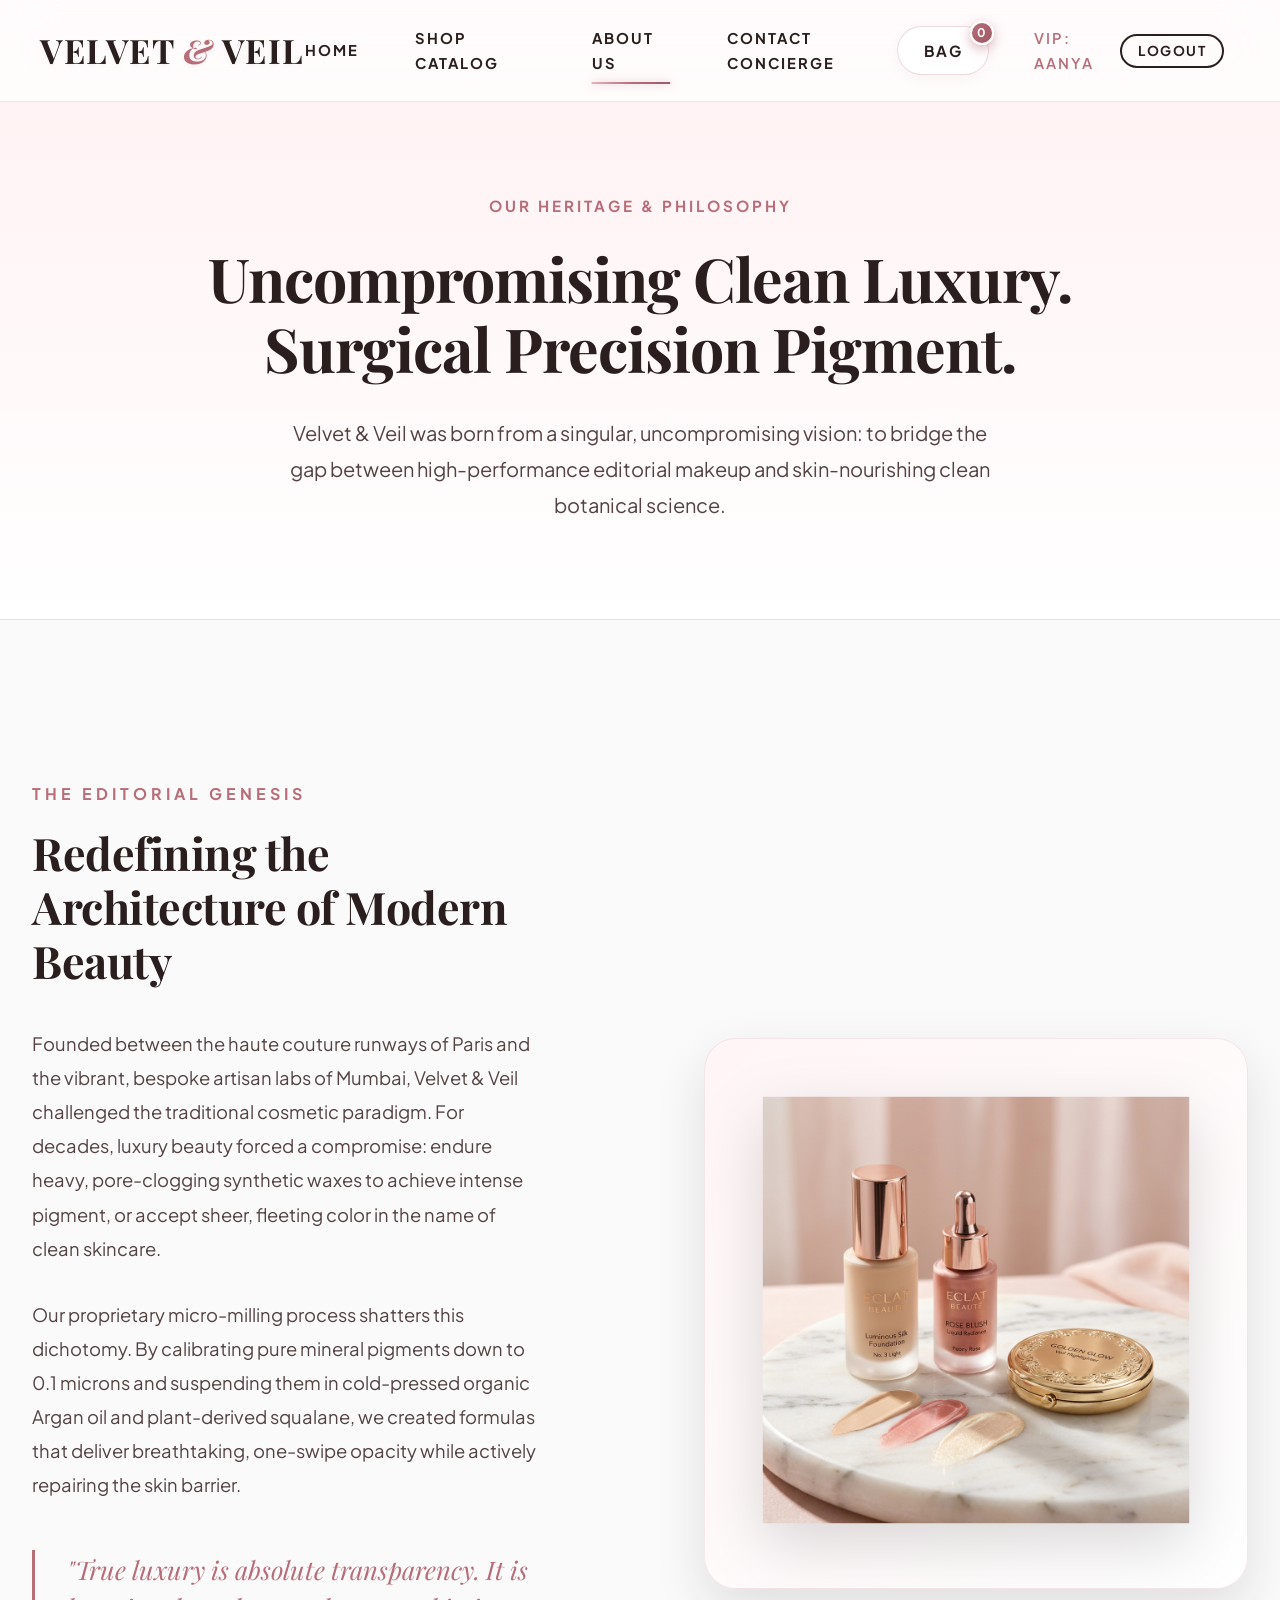
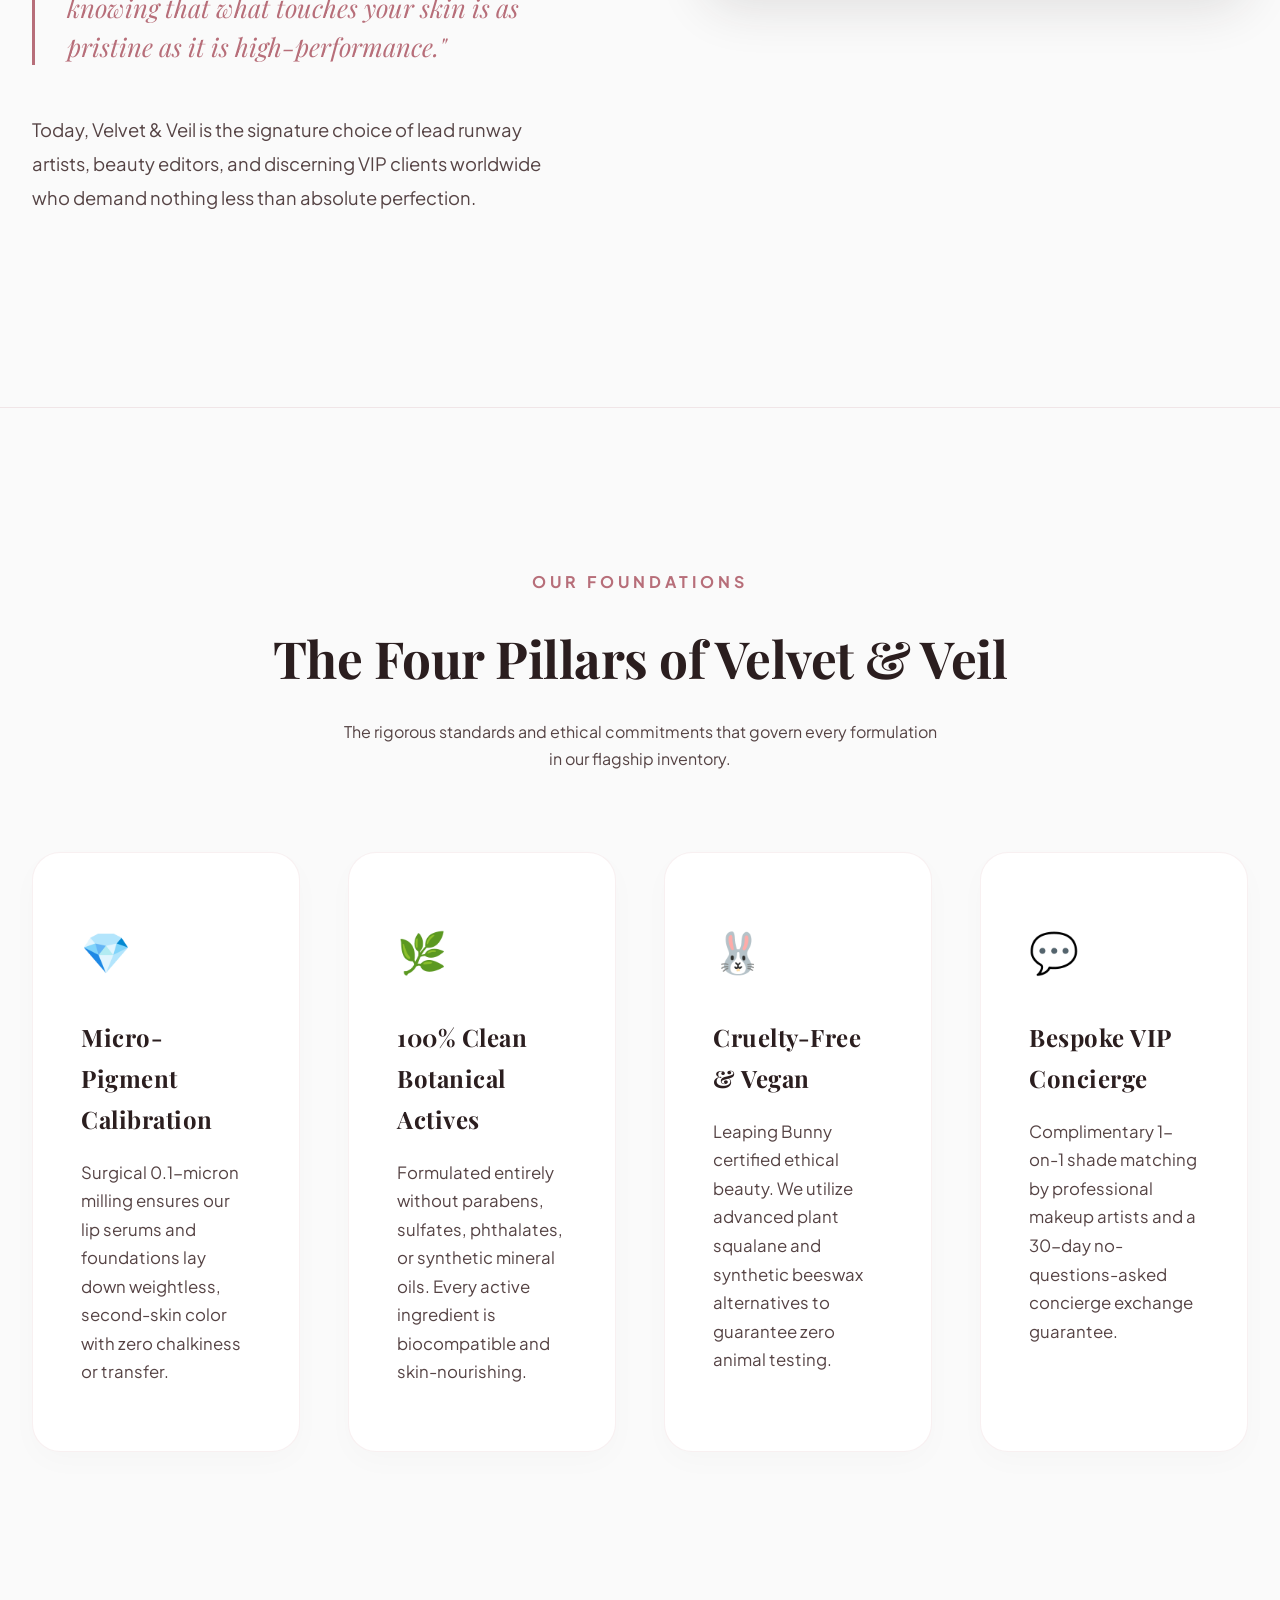
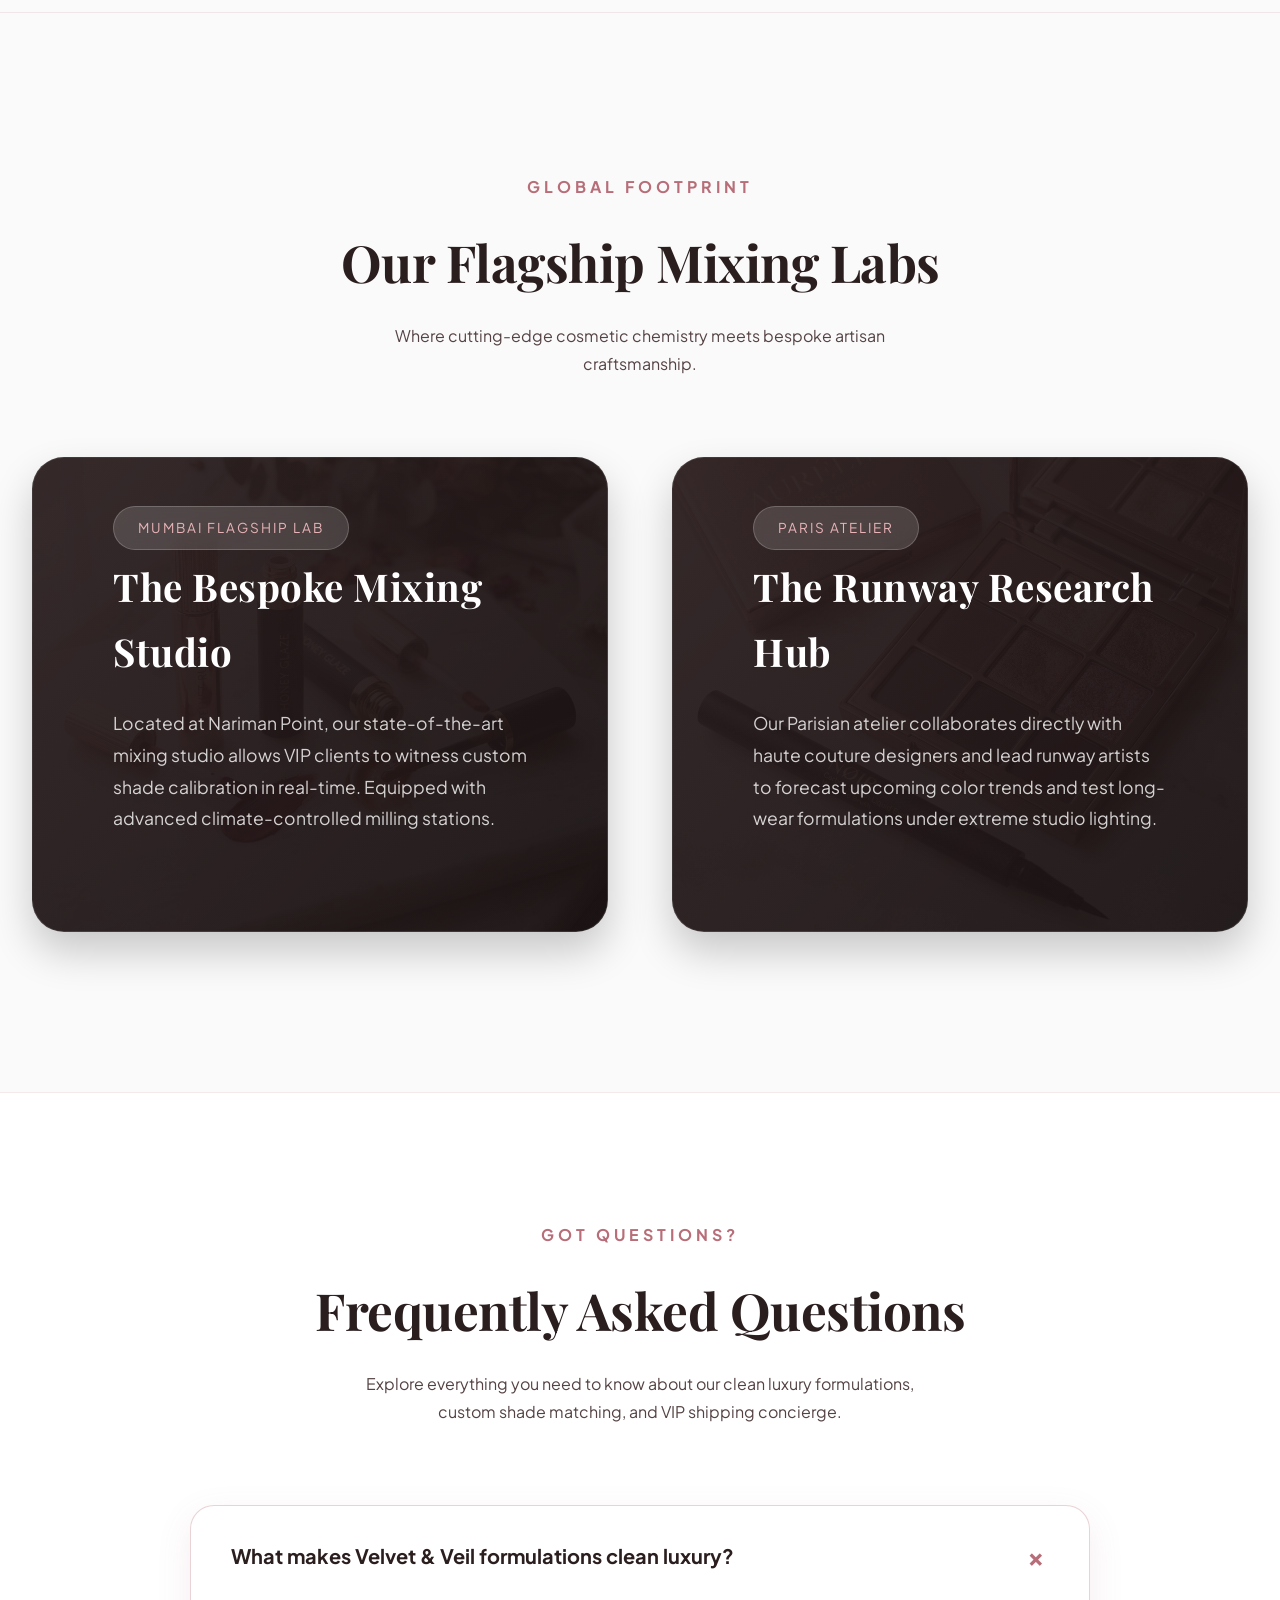
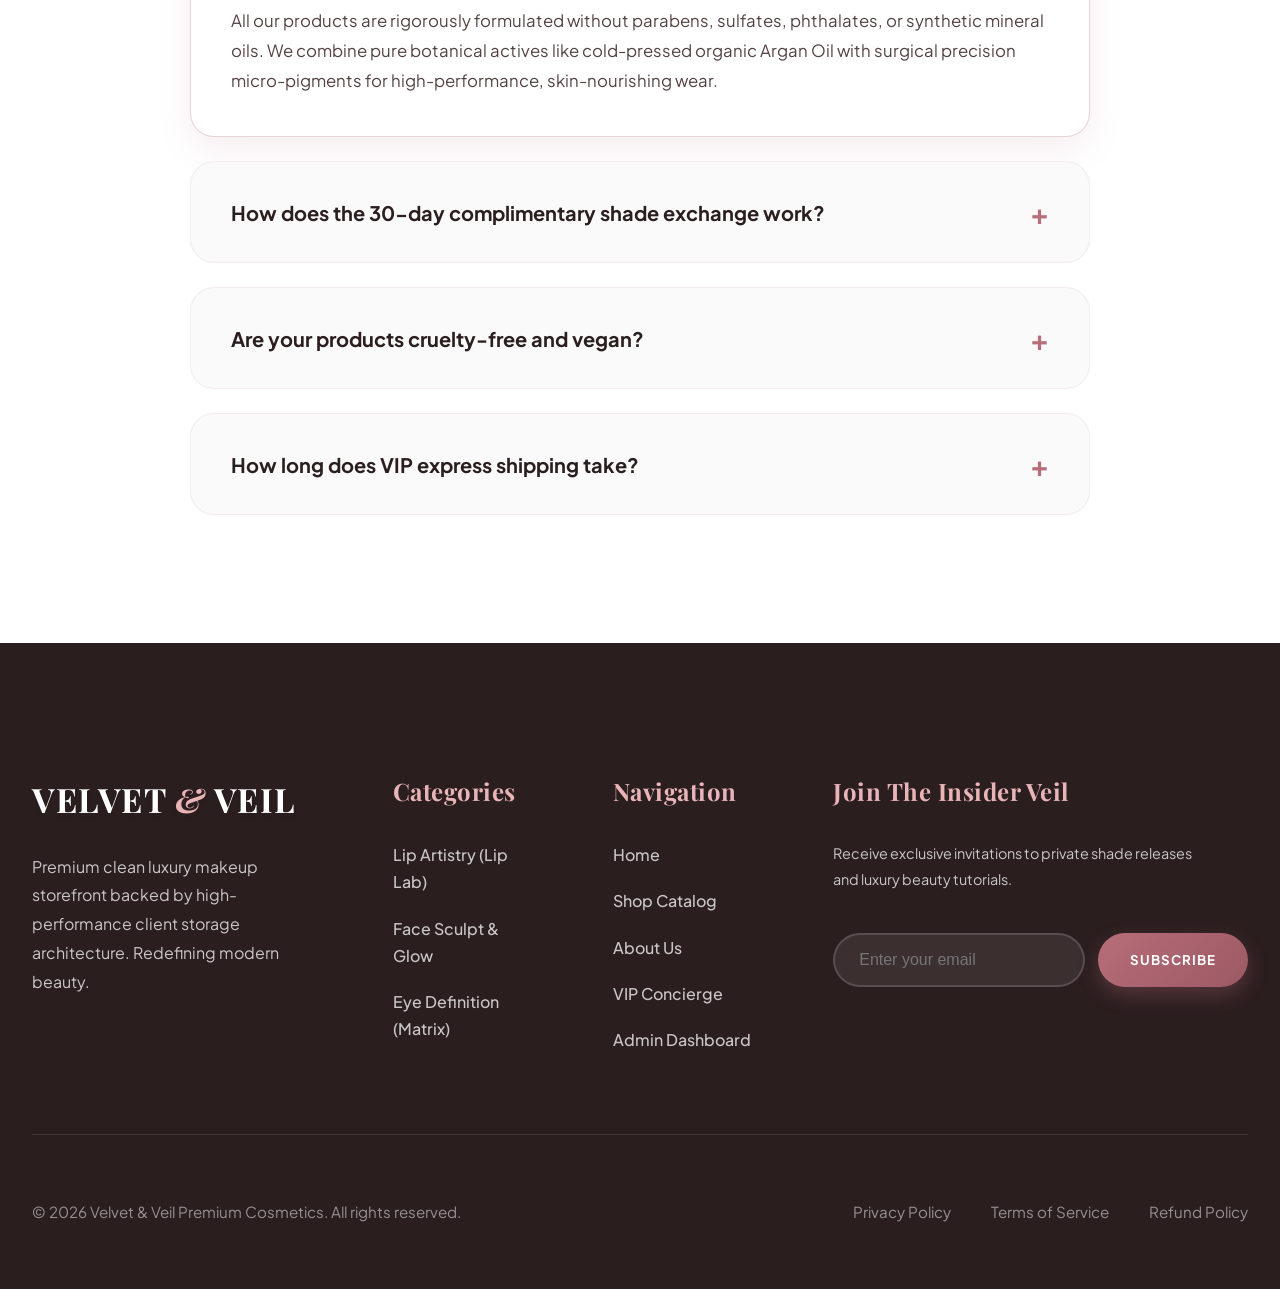
<file: storefront/about.html>
<!DOCTYPE html>
<html lang="en">
<head>
    <meta charset="UTF-8">
    <meta name="viewport" content="width=device-width, initial-scale=1.0">
    <title>About Us | Velvet &amp; Veil Premium Cosmetics</title>
    <meta name="description" content="Discover the heritage, clean luxury philosophy, and surgical precision formulation architecture behind Velvet & Veil cosmetics.">
    <link rel="stylesheet" href="../assets/css/style.css">
    <style>
        /* --- ABOUT US SPECIFIC POLISH --- */
        .about-hero {
            padding: 12rem 2rem 6rem;
            text-align: center;
            background: linear-gradient(180deg, var(--bg-blush) 0%, white 100%);
            border-bottom: 1px solid var(--glass-border);
        }

        .about-hero-subtitle {
            font-size: 0.95rem;
            text-transform: uppercase;
            letter-spacing: 3px;
            color: var(--rose-gold);
            font-weight: 700;
            margin-bottom: 1.5rem;
            display: inline-block;
        }

        .about-hero-title {
            font-size: 3.8rem;
            color: var(--dark-cocoa);
            max-width: 900px;
            margin: 0 auto 2rem;
            line-height: 1.15;
            letter-spacing: -1px;
        }

        .about-hero-desc {
            font-size: 1.25rem;
            color: #554344;
            max-width: 700px;
            margin: 0 auto;
            line-height: 1.8;
        }

        /* --- EDITORIAL STORY SECTION --- */
        .story-section {
            padding: 10rem 2rem;
            max-width: 1400px;
            margin: 0 auto;
            display: grid;
            grid-template-columns: 1fr 1fr;
            gap: 8rem;
            align-items: center;
        }

        .story-image-wrapper {
            position: relative;
            border-radius: 32px;
            overflow: hidden;
            box-shadow: 0 20px 50px rgba(43, 30, 31, 0.12);
            border: 1px solid var(--glass-border);
            background: linear-gradient(135deg, #FFF5F6 0%, #FFF 100%);
            padding: 4rem;
            text-align: center;
        }

        .story-img {
            max-width: 100%;
            height: auto;
            filter: drop-shadow(0 20px 30px rgba(0,0,0,0.15));
            transform: scale(1.03);
            transition: transform 0.7s ease;
        }

        .story-image-wrapper:hover .story-img {
            transform: scale(1.08);
        }

        .story-content {
            padding-right: 2rem;
        }

        .story-title {
            font-size: 2.8rem;
            color: var(--dark-cocoa);
            margin-bottom: 2.5rem;
            line-height: 1.2;
            letter-spacing: -0.5px;
        }

        .story-text {
            font-size: 1.15rem;
            color: #554344;
            line-height: 1.85;
            margin-bottom: 2rem;
        }

        .story-quote {
            font-family: var(--font-heading);
            font-style: italic;
            font-size: 1.6rem;
            color: var(--rose-gold);
            border-left: 3px solid var(--rose-gold);
            padding-left: 2rem;
            margin: 3rem 0;
            line-height: 1.5;
        }

        /* --- ARCHITECTURAL PILLARS --- */
        .about-pillars {
            background: var(--alabaster);
            padding: 10rem 2rem;
            border-top: 1px solid var(--glass-border);
            border-bottom: 1px solid var(--glass-border);
        }

        .pillars-container {
            max-width: 1400px;
            margin: 0 auto;
        }

        .pillars-grid {
            display: grid;
            grid-template-columns: repeat(4, 1fr);
            gap: 3rem;
            margin-top: 5rem;
        }

        .pillar-card {
            background: white;
            padding: 4rem 3rem;
            border-radius: 28px;
            border: 1px solid rgba(183, 110, 121, 0.1);
            box-shadow: 0 10px 30px rgba(0,0,0,0.02);
            transition: var(--transition);
        }

        .pillar-card:hover {
            transform: translateY(-8px);
            box-shadow: 0 20px 40px rgba(183, 110, 121, 0.12);
            border-color: rgba(183, 110, 121, 0.3);
        }

        .pillar-icon {
            font-size: 2.5rem;
            color: var(--rose-gold);
            margin-bottom: 2rem;
        }

        .pillar-title {
            font-size: 1.5rem;
            color: var(--dark-cocoa);
            margin-bottom: 1.2rem;
            font-weight: 700;
        }

        .pillar-desc {
            font-size: 1.05rem;
            color: #554344;
            line-height: 1.7;
        }

        /* --- LAB & STUDIO SECTION --- */
        .lab-section {
            padding: 10rem 2rem;
            max-width: 1400px;
            margin: 0 auto;
            text-align: center;
        }

        .lab-grid {
            display: grid;
            grid-template-columns: 1fr 1fr;
            gap: 4rem;
            margin-top: 5rem;
            text-align: left;
        }

        .lab-card {
            position: relative;
            border-radius: 32px;
            overflow: hidden;
            background: linear-gradient(135deg, #1A1213 0%, #2B1E1F 100%);
            color: white;
            padding: 6rem 5rem;
            display: flex;
            flex-direction: column;
            justify-content: flex-end;
            min-height: 450px;
            border: 1px solid rgba(255,255,255,0.1);
            box-shadow: 0 20px 40px rgba(0,0,0,0.2);
        }

        .lab-tag {
            position: absolute;
            top: 3rem;
            left: 5rem;
            background: rgba(255,255,255,0.15);
            backdrop-filter: blur(10px);
            padding: 0.6rem 1.5rem;
            border-radius: 30px;
            font-size: 0.85rem;
            letter-spacing: 2px;
            text-transform: uppercase;
            color: var(--rose-gold-light);
            border: 1px solid rgba(255,255,255,0.2);
        }

        .lab-title {
            font-size: 2.4rem;
            color: white;
            margin-bottom: 1.5rem;
            font-family: var(--font-heading);
        }

        .lab-desc {
            color: rgba(255,255,255,0.8);
            font-size: 1.1rem;
            line-height: 1.8;
            max-width: 500px;
        }

        @media (max-width: 1024px) {
            .story-section { grid-template-columns: 1fr; gap: 5rem; }
            .pillars-grid { grid-template-columns: repeat(2, 1fr); }
            .lab-grid { grid-template-columns: 1fr; }
        }

        @media (max-width: 768px) {
            .about-hero-title { font-size: 2.8rem; }
            .pillars-grid { grid-template-columns: 1fr; }
            .lab-card { padding: 4rem 3rem; }
            .lab-tag { top: 2rem; left: 3rem; }
        }
    </style>
</head>
<body>

    <!-- Global Header -->
    <header class="site-header">
        <div class="header-container">
            <a href="../index.html" class="brand-logo">
                VELVET <span>&amp;</span> VEIL
            </a>
            <nav class="nav-links">
                <a href="../index.html" class="nav-link">Home</a>
                <a href="./shop.html" class="nav-link">Shop Catalog</a>
                <a href="./about.html" class="nav-link active">About Us</a>
                <a href="./contactus.html" class="nav-link">Contact Concierge</a>
            </nav>
            <div class="header-actions">
                <a href="#" class="cart-toggle" aria-label="Open Cart">
                    Bag
                    <span class="cart-badge">0</span>
                </a>
                <div class="auth-menu">
                    <!-- Dynamically populated by main.js -->
                </div>
            </div>
        </div>
    </header>

    <!-- Hero Section -->
    <section class="about-hero">
        <span class="about-hero-subtitle">Our Heritage &amp; Philosophy</span>
        <h1 class="about-hero-title">Uncompromising Clean Luxury. Surgical Precision Pigment.</h1>
        <p class="about-hero-desc">Velvet &amp; Veil was born from a singular, uncompromising vision: to bridge the gap between high-performance editorial makeup and skin-nourishing clean botanical science.</p>
    </section>

    <!-- Editorial Story Section -->
    <section class="story-section">
        <div class="story-content">
            <span class="section-subtitle">The Editorial Genesis</span>
            <h2 class="story-title">Redefining the Architecture of Modern Beauty</h2>
            <p class="story-text">Founded between the haute couture runways of Paris and the vibrant, bespoke artisan labs of Mumbai, Velvet &amp; Veil challenged the traditional cosmetic paradigm. For decades, luxury beauty forced a compromise: endure heavy, pore-clogging synthetic waxes to achieve intense pigment, or accept sheer, fleeting color in the name of clean skincare.</p>
            <p class="story-text">Our proprietary micro-milling process shatters this dichotomy. By calibrating pure mineral pigments down to 0.1 microns and suspending them in cold-pressed organic Argan oil and plant-derived squalane, we created formulas that deliver breathtaking, one-swipe opacity while actively repairing the skin barrier.</p>
            <div class="story-quote">"True luxury is absolute transparency. It is knowing that what touches your skin is as pristine as it is high-performance."</div>
            <p class="story-text">Today, Velvet &amp; Veil is the signature choice of lead runway artists, beauty editors, and discerning VIP clients worldwide who demand nothing less than absolute perfection.</p>
        </div>
        <div class="story-image-wrapper">
            <img src="../assets/images/face.png" alt="Velvet &amp; Veil Editorial Formulation" class="story-img">
        </div>
    </section>

    <!-- Architectural Pillars -->
    <section class="about-pillars">
        <div class="pillars-container">
            <div class="section-header" style="text-align: center;">
                <span class="section-subtitle">Our Foundations</span>
                <h2 class="section-title">The Four Pillars of Velvet &amp; Veil</h2>
                <p style="color: #554344; max-width: 600px; margin: 1rem auto 0;">The rigorous standards and ethical commitments that govern every formulation in our flagship inventory.</p>
            </div>
            <div class="pillars-grid">
                <div class="pillar-card">
                    <div class="pillar-icon">&#128142;</div>
                    <h3 class="pillar-title">Micro-Pigment Calibration</h3>
                    <p class="pillar-desc">Surgical 0.1-micron milling ensures our lip serums and foundations lay down weightless, second-skin color with zero chalkiness or transfer.</p>
                </div>
                <div class="pillar-card">
                    <div class="pillar-icon">&#127807;</div>
                    <h3 class="pillar-title">100% Clean Botanical Actives</h3>
                    <p class="pillar-desc">Formulated entirely without parabens, sulfates, phthalates, or synthetic mineral oils. Every active ingredient is biocompatible and skin-nourishing.</p>
                </div>
                <div class="pillar-card">
                    <div class="pillar-icon">&#128048;</div>
                    <h3 class="pillar-title">Cruelty-Free &amp; Vegan</h3>
                    <p class="pillar-desc">Leaping Bunny certified ethical beauty. We utilize advanced plant squalane and synthetic beeswax alternatives to guarantee zero animal testing.</p>
                </div>
                <div class="pillar-card">
                    <div class="pillar-icon">&#128172;</div>
                    <h3 class="pillar-title">Bespoke VIP Concierge</h3>
                    <p class="pillar-desc">Complimentary 1-on-1 shade matching by professional makeup artists and a 30-day no-questions-asked concierge exchange guarantee.</p>
                </div>
            </div>
        </div>
    </section>

    <!-- Lab & Studio Section -->
    <section class="lab-section">
        <span class="section-subtitle">Global Footprint</span>
        <h2 class="section-title">Our Flagship Mixing Labs</h2>
        <p style="color: #554344; max-width: 600px; margin: 1rem auto 0;">Where cutting-edge cosmetic chemistry meets bespoke artisan craftsmanship.</p>
        <div class="lab-grid">
            <div class="lab-card" style="background: linear-gradient(135deg, rgba(43,30,31,0.95) 0%, rgba(26,18,19,0.95) 100%), url('../assets/images/lip.png') center/cover;">
                <span class="lab-tag">MUMBAI FLAGSHIP LAB</span>
                <h3 class="lab-title">The Bespoke Mixing Studio</h3>
                <p class="lab-desc">Located at Nariman Point, our state-of-the-art mixing studio allows VIP clients to witness custom shade calibration in real-time. Equipped with advanced climate-controlled milling stations.</p>
            </div>
            <div class="lab-card" style="background: linear-gradient(135deg, rgba(43,30,31,0.95) 0%, rgba(26,18,19,0.95) 100%), url('../assets/images/eye.png') center/cover;">
                <span class="lab-tag">PARIS ATELIER</span>
                <h3 class="lab-title">The Runway Research Hub</h3>
                <p class="lab-desc">Our Parisian atelier collaborates directly with haute couture designers and lead runway artists to forecast upcoming color trends and test long-wear formulations under extreme studio lighting.</p>
            </div>
        </div>
    </section>

    <!-- Global FAQ Section -->
    <section class="faq-section">
        <div class="faq-container">
            <div class="section-header">
                <span class="section-subtitle">Got Questions?</span>
                <h2 class="section-title">Frequently Asked Questions</h2>
                <p style="color: #554344; max-width: 600px; margin: 1rem auto 0;">Explore everything you need to know about our clean luxury formulations, custom shade matching, and VIP shipping concierge.</p>
            </div>
            <div class="faq-accordion">
                <div class="faq-item active">
                    <button class="faq-header">
                        <span>What makes Velvet &amp; Veil formulations clean luxury?</span>
                        <span class="faq-toggle">&plus;</span>
                    </button>
                    <div class="faq-content">
                        All our products are rigorously formulated without parabens, sulfates, phthalates, or synthetic mineral oils. We combine pure botanical actives like cold-pressed organic Argan Oil with surgical precision micro-pigments for high-performance, skin-nourishing wear.
                    </div>
                </div>
                <div class="faq-item">
                    <button class="faq-header">
                        <span>How does the 30-day complimentary shade exchange work?</span>
                        <span class="faq-toggle">&plus;</span>
                    </button>
                    <div class="faq-content">
                        We understand that finding your absolute perfect foundation or lip tone online can be challenging. If your selected shade isn't a flawless match, simply contact our VIP concierge within 30 days of delivery. We will immediately dispatch a replacement shade entirely complimentary.
                    </div>
                </div>
                <div class="faq-item">
                    <button class="faq-header">
                        <span>Are your products cruelty-free and vegan?</span>
                        <span class="faq-toggle">&plus;</span>
                    </button>
                    <div class="faq-content">
                        Yes, Velvet &amp; Veil is 100% Leaping Bunny certified cruelty-free. Our entire product architecture is vegan, utilizing advanced plant-derived squalane and synthetic beeswax alternatives to ensure zero animal testing or animal derivatives.
                    </div>
                </div>
                <div class="faq-item">
                    <button class="faq-header">
                        <span>How long does VIP express shipping take?</span>
                        <span class="faq-toggle">&plus;</span>
                    </button>
                    <div class="faq-content">
                        Orders placed before 2:00 PM IST are processed same-day by our flagship lab. VIP Express delivery typically arrives within 1 to 3 business days across major metropolitan areas, complete with live concierge tracking.
                    </div>
                </div>
            </div>
        </div>
    </section>

    <!-- Global Footer -->
    <footer class="site-footer">
        <div class="footer-container">
            <div>
                <a href="../index.html" class="brand-logo" style="color: white; margin-bottom: 1.5rem;">
                    VELVET <span style="color: var(--rose-gold-light);">&amp;</span> VEIL
                </a>
                <p class="footer-desc">Premium clean luxury makeup storefront backed by high-performance client storage architecture. Redefining modern beauty.</p>
            </div>
            <div>
                <h4 class="footer-col-title">Categories</h4>
                <div class="footer-links">
                    <a href="./shop.html" class="footer-link">Lip Artistry (Lip Lab)</a>
                    <a href="./shop.html" class="footer-link">Face Sculpt &amp; Glow</a>
                    <a href="./shop.html" class="footer-link">Eye Definition (Matrix)</a>
                </div>
            </div>
            <div>
                <h4 class="footer-col-title">Navigation</h4>
                <div class="footer-links">
                    <a href="../index.html" class="footer-link">Home</a>
                    <a href="./shop.html" class="footer-link">Shop Catalog</a>
                    <a href="./about.html" class="footer-link">About Us</a>
                    <a href="./contactus.html" class="footer-link">VIP Concierge</a>
                    <a href="../admin/dashboard.html" class="footer-link">Admin Dashboard</a>
                </div>
            </div>
            <div>
                <h4 class="footer-col-title">Join The Insider Veil</h4>
                <p class="footer-desc" style="font-size: 0.9rem;">Receive exclusive invitations to private shade releases and luxury beauty tutorials.</p>
                <div class="newsletter-form">
                    <input type="email" placeholder="Enter your email" class="newsletter-input" aria-label="Email Address">
                    <button class="newsletter-btn">Subscribe</button>
                </div>
            </div>
        </div>
        <div class="footer-bottom">
            <div>&copy; 2026 Velvet &amp; Veil Premium Cosmetics. All rights reserved.</div>
            <div class="footer-legal-links">
                <a href="../legal/privacy.html">Privacy Policy</a>
                <a href="../legal/terms.html">Terms of Service</a>
                <a href="../legal/refund.html">Refund Policy</a>
            </div>
        </div>
    </footer>

    <!-- Scripts -->
    <script src="../assets/js/store.js"></script>
    <script src="../assets/js/main.js"></script>
</body>
</html>
</file>
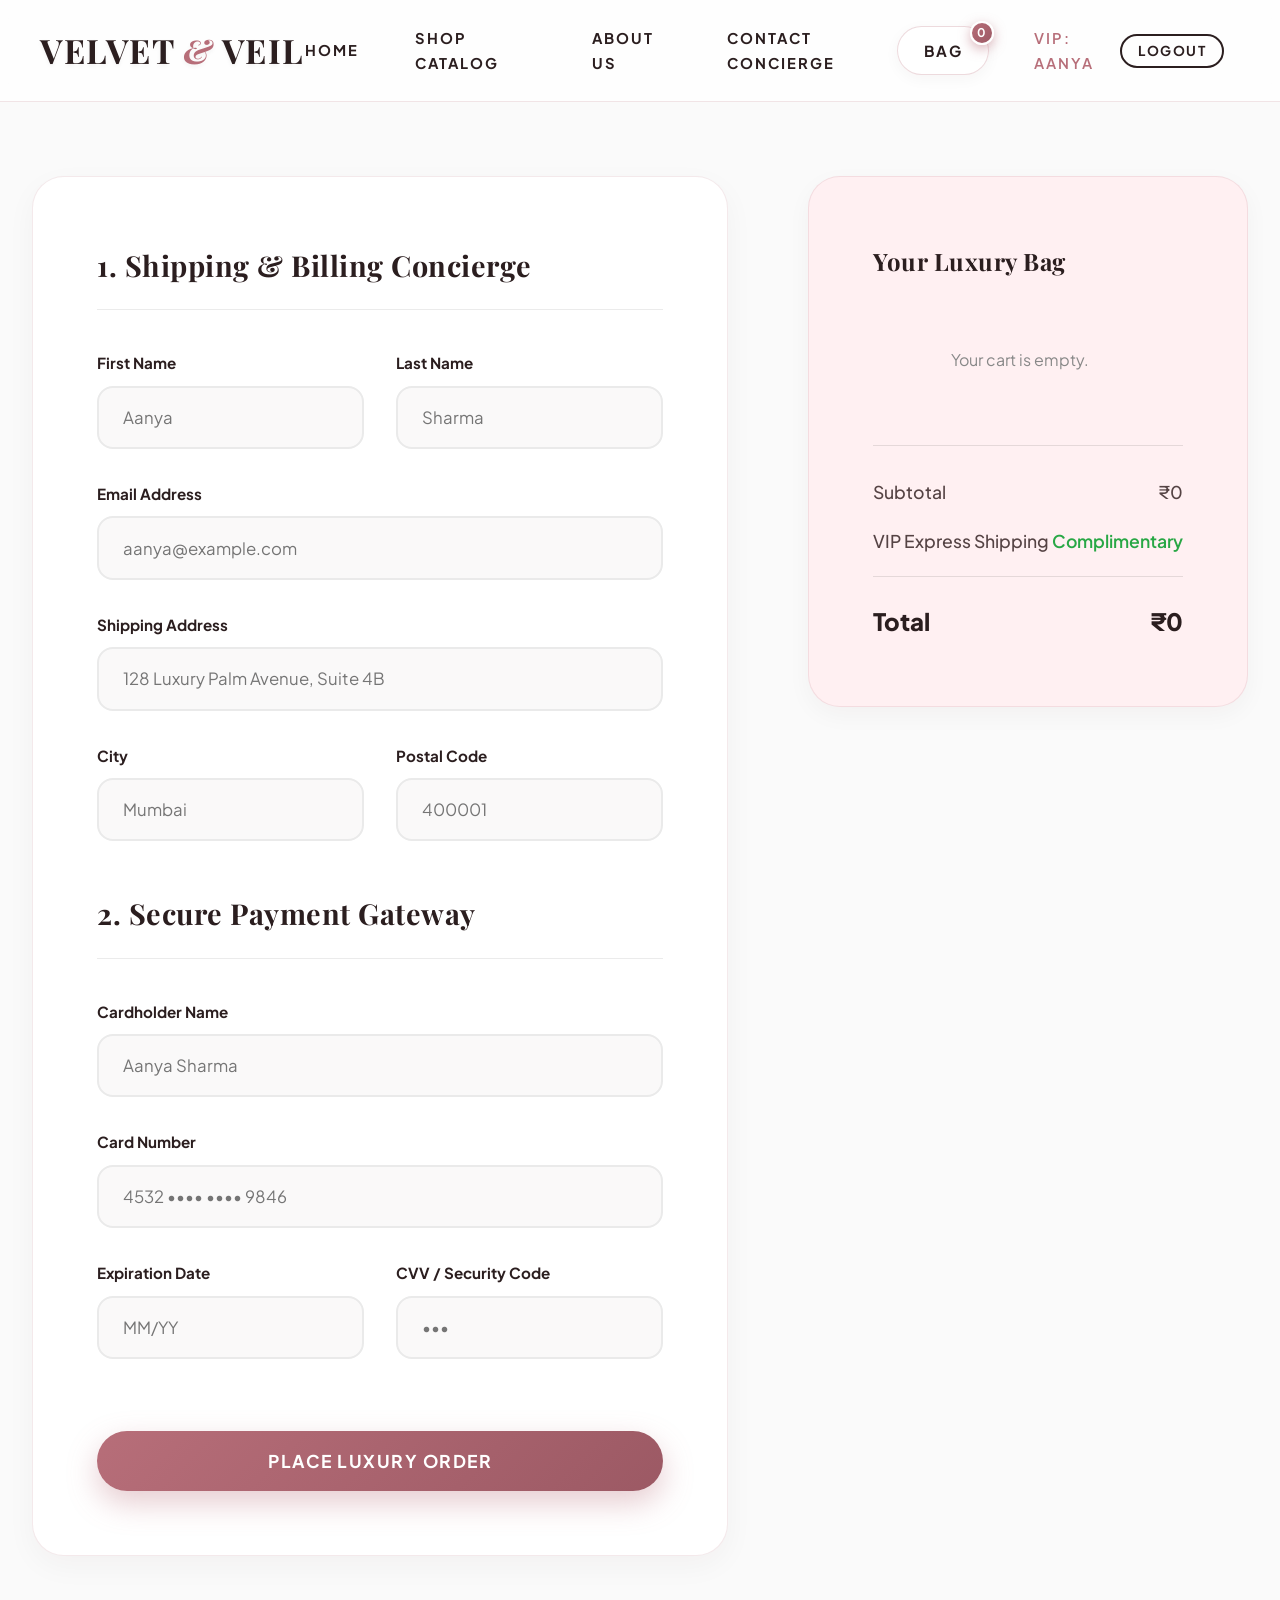
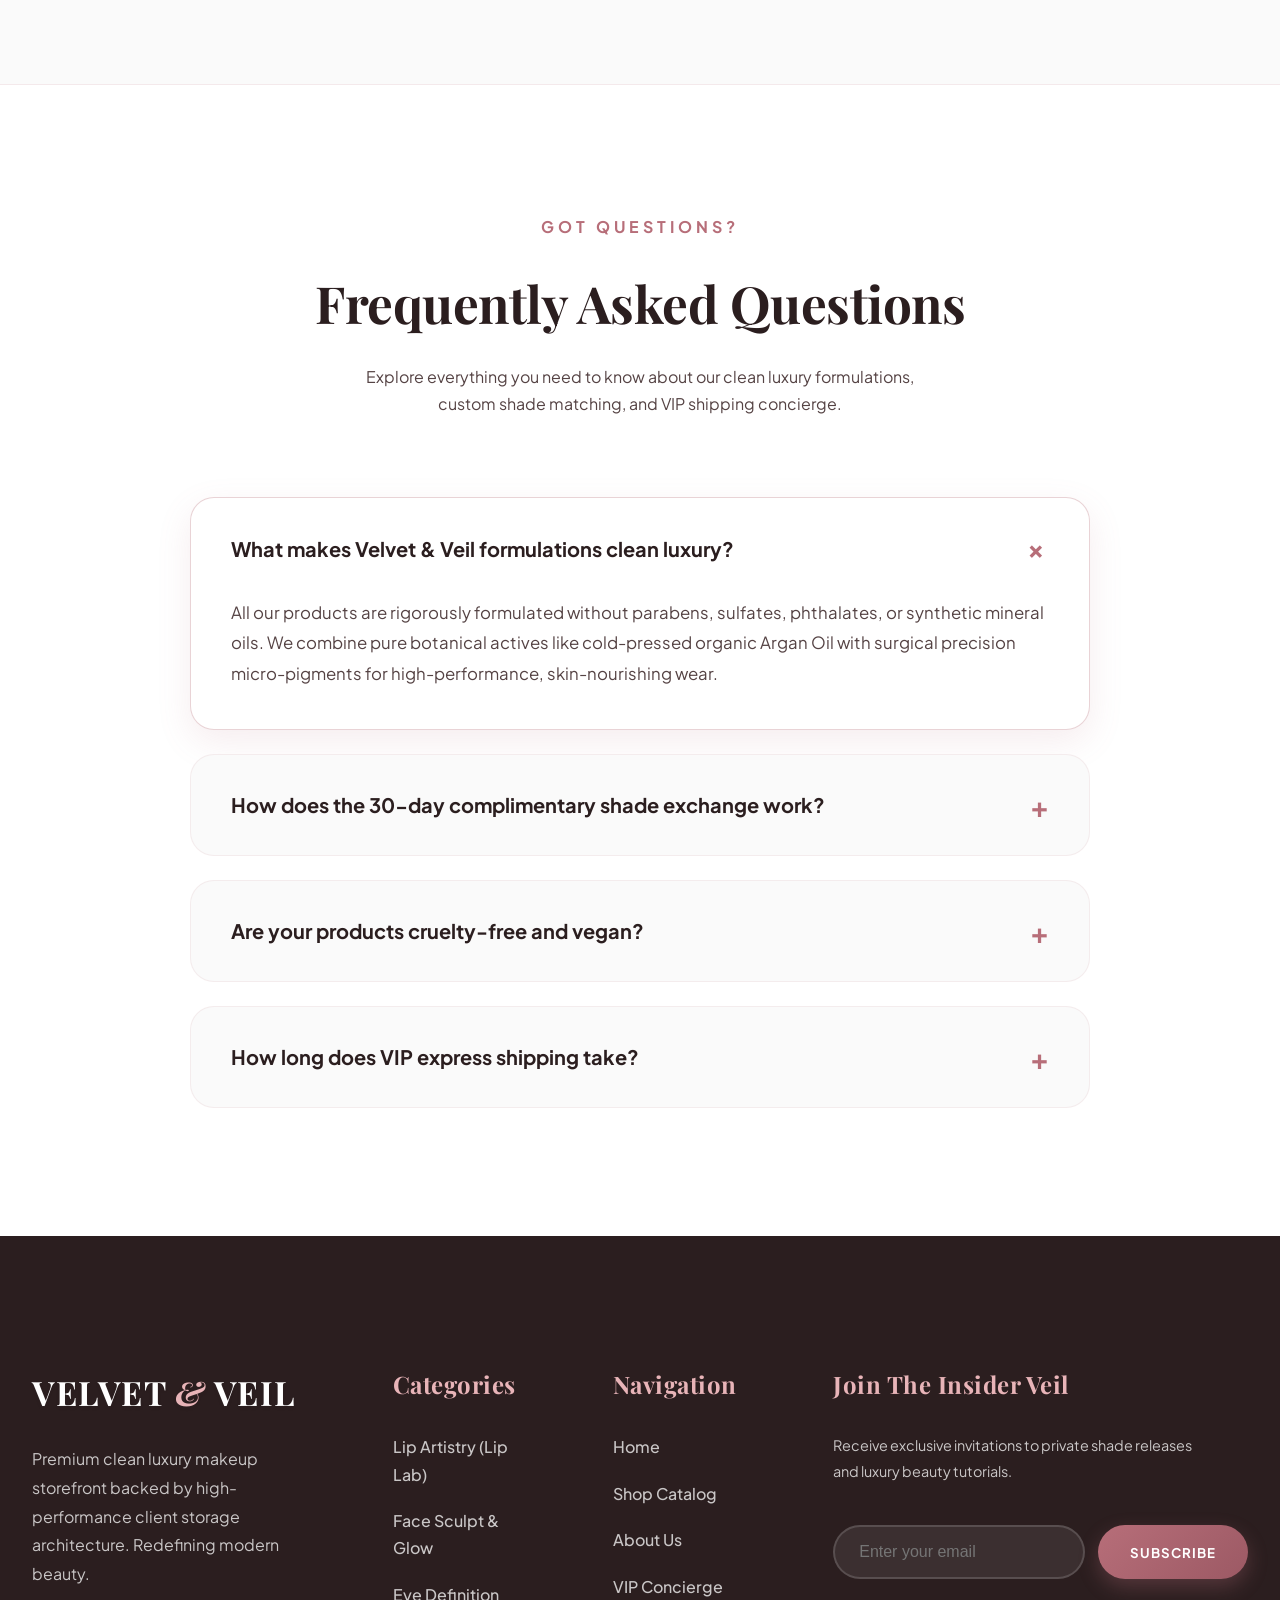
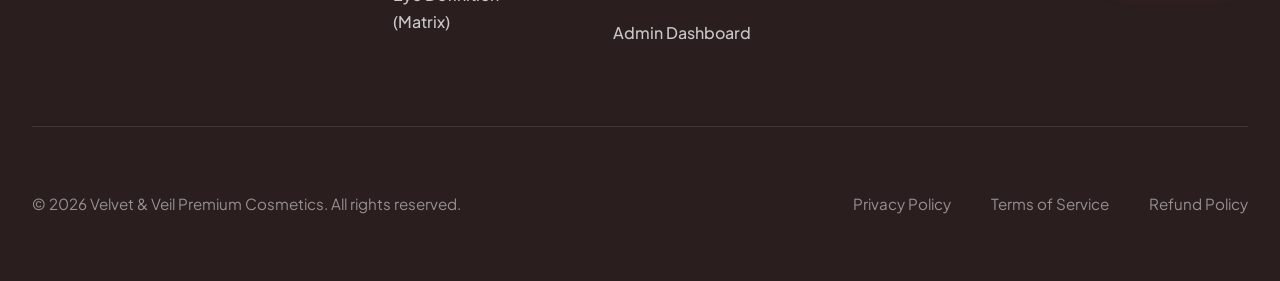
<file: storefront/checkout.html>
<!DOCTYPE html>
<html lang="en">
<head>
    <meta charset="UTF-8">
    <meta name="viewport" content="width=device-width, initial-scale=1.0">
    <title>Secure Premium Checkout | Velvet &amp; Veil</title>
    <meta name="description" content="Complete your secure luxury beauty purchase. Review your selected makeup shades and shipping details.">
    <link rel="stylesheet" href="../assets/css/style.css">
</head>
<body>

    <!-- Global Header -->
    <header class="site-header">
        <div class="header-container">
            <a href="../index.html" class="brand-logo">
                VELVET <span>&amp;</span> VEIL
            </a>
            <nav class="nav-links">
                <a href="../index.html" class="nav-link">Home</a>
                <a href="./shop.html" class="nav-link">Shop Catalog</a>
                <a href="./about.html" class="nav-link">About Us</a>
                <a href="./contactus.html" class="nav-link">Contact Concierge</a>
            </nav>
            <div class="header-actions">
                <a href="#" class="cart-toggle" aria-label="Open Cart">
                    Bag
                    <span class="cart-badge">0</span>
                </a>
                <div class="auth-menu">
                    <!-- Dynamically populated by main.js -->
                </div>
            </div>
        </div>
    </header>

    <!-- Checkout Section -->
    <main class="checkout-section">
        <div class="checkout-container">
            <!-- Checkout Form -->
            <div class="checkout-box">
                <h2 class="checkout-step-title">1. Shipping &amp; Billing Concierge</h2>
                <form class="checkout-form">
                    <div class="form-grid">
                        <div class="form-group">
                            <label class="form-label">First Name</label>
                            <input type="text" name="fname" class="form-input" required placeholder="Aanya">
                        </div>
                        <div class="form-group">
                            <label class="form-label">Last Name</label>
                            <input type="text" name="lname" class="form-input" required placeholder="Sharma">
                        </div>
                        <div class="form-group full-width">
                            <label class="form-label">Email Address</label>
                            <input type="email" name="email" class="form-input" required placeholder="aanya@example.com">
                        </div>
                        <div class="form-group full-width">
                            <label class="form-label">Shipping Address</label>
                            <input type="text" name="address" class="form-input" required placeholder="128 Luxury Palm Avenue, Suite 4B">
                        </div>
                        <div class="form-group">
                            <label class="form-label">City</label>
                            <input type="text" name="city" class="form-input" required placeholder="Mumbai">
                        </div>
                        <div class="form-group">
                            <label class="form-label">Postal Code</label>
                            <input type="text" name="postal" class="form-input" required placeholder="400001">
                        </div>
                    </div>

                    <h2 class="checkout-step-title" style="margin-top: 3rem;">2. Secure Payment Gateway</h2>
                    <div class="form-grid">
                        <div class="form-group full-width">
                            <label class="form-label">Cardholder Name</label>
                            <input type="text" class="form-input" required placeholder="Aanya Sharma">
                        </div>
                        <div class="form-group full-width">
                            <label class="form-label">Card Number</label>
                            <input type="text" class="form-input" required placeholder="4532 •••• •••• 9846">
                        </div>
                        <div class="form-group">
                            <label class="form-label">Expiration Date</label>
                            <input type="text" class="form-input" required placeholder="MM/YY">
                        </div>
                        <div class="form-group">
                            <label class="form-label">CVV / Security Code</label>
                            <input type="password" class="form-input" required placeholder="•••">
                        </div>
                    </div>

                    <button type="submit" class="btn-primary" style="width: 100%; margin-top: 2rem; padding: 1.2rem; font-size: 1.1rem;">Place Luxury Order</button>
                </form>
            </div>

            <!-- Order Summary Sidebar -->
            <div class="order-summary-box">
                <h3 style="font-size: 1.5rem; margin-bottom: 2rem; color: var(--dark-cocoa);">Your Luxury Bag</h3>
                <div class="summary-items">
                    <!-- Dynamically populated by main.js -->
                </div>
                <div class="summary-totals">
                    <div class="summary-line">
                        <span>Subtotal</span>
                        <span class="summary-subtotal">₹0</span>
                    </div>
                    <div class="summary-line">
                        <span>VIP Express Shipping</span>
                        <span style="color: #28a745; font-weight: 600;">Complimentary</span>
                    </div>
                    <div class="summary-line total">
                        <span>Total</span>
                        <span class="summary-total">₹0</span>
                    </div>
                </div>
            </div>
        </div>
    </main>

    <!-- Global FAQ Section -->
    <section class="faq-section">
        <div class="faq-container">
            <div class="section-header">
                <span class="section-subtitle">Got Questions?</span>
                <h2 class="section-title">Frequently Asked Questions</h2>
                <p style="color: #554344; max-width: 600px; margin: 1rem auto 0;">Explore everything you need to know about our clean luxury formulations, custom shade matching, and VIP shipping concierge.</p>
            </div>
            <div class="faq-accordion">
                <div class="faq-item active">
                    <button class="faq-header">
                        <span>What makes Velvet &amp; Veil formulations clean luxury?</span>
                        <span class="faq-toggle">&plus;</span>
                    </button>
                    <div class="faq-content">
                        All our products are rigorously formulated without parabens, sulfates, phthalates, or synthetic mineral oils. We combine pure botanical actives like cold-pressed organic Argan Oil with surgical precision micro-pigments for high-performance, skin-nourishing wear.
                    </div>
                </div>
                <div class="faq-item">
                    <button class="faq-header">
                        <span>How does the 30-day complimentary shade exchange work?</span>
                        <span class="faq-toggle">&plus;</span>
                    </button>
                    <div class="faq-content">
                        We understand that finding your absolute perfect foundation or lip tone online can be challenging. If your selected shade isn't a flawless match, simply contact our VIP concierge within 30 days of delivery. We will immediately dispatch a replacement shade entirely complimentary.
                    </div>
                </div>
                <div class="faq-item">
                    <button class="faq-header">
                        <span>Are your products cruelty-free and vegan?</span>
                        <span class="faq-toggle">&plus;</span>
                    </button>
                    <div class="faq-content">
                        Yes, Velvet &amp; Veil is 100% Leaping Bunny certified cruelty-free. Our entire product architecture is vegan, utilizing advanced plant-derived squalane and synthetic beeswax alternatives to ensure zero animal testing or animal derivatives.
                    </div>
                </div>
                <div class="faq-item">
                    <button class="faq-header">
                        <span>How long does VIP express shipping take?</span>
                        <span class="faq-toggle">&plus;</span>
                    </button>
                    <div class="faq-content">
                        Orders placed before 2:00 PM IST are processed same-day by our flagship lab. VIP Express delivery typically arrives within 1 to 3 business days across major metropolitan areas, complete with live concierge tracking.
                    </div>
                </div>
            </div>
        </div>
    </section>

    <!-- Global Footer -->
    <footer class="site-footer">

        <div class="footer-container">
            <div>
                <a href="../index.html" class="brand-logo" style="color: white; margin-bottom: 1.5rem;">
                    VELVET <span style="color: var(--rose-gold-light);">&amp;</span> VEIL
                </a>
                <p class="footer-desc">Premium clean luxury makeup storefront backed by high-performance client storage architecture. Redefining modern beauty.</p>
            </div>
            <div>
                <h4 class="footer-col-title">Categories</h4>
                <div class="footer-links">
                    <a href="./shop.html" class="footer-link">Lip Artistry (Lip Lab)</a>
                    <a href="./shop.html" class="footer-link">Face Sculpt &amp; Glow</a>
                    <a href="./shop.html" class="footer-link">Eye Definition (Matrix)</a>
                </div>
            </div>
            <div>
                <h4 class="footer-col-title">Navigation</h4>
                <div class="footer-links">
                    <a href="../index.html" class="footer-link">Home</a>
                    <a href="./shop.html" class="footer-link">Shop Catalog</a>
                    <a href="./about.html" class="footer-link">About Us</a>
                    <a href="./contactus.html" class="footer-link">VIP Concierge</a>
                    <a href="../admin/dashboard.html" class="footer-link">Admin Dashboard</a>
                </div>

            </div>
            <div>
                <h4 class="footer-col-title">Join The Insider Veil</h4>
                <p class="footer-desc" style="font-size: 0.9rem;">Receive exclusive invitations to private shade releases and luxury beauty tutorials.</p>
                <div class="newsletter-form">
                    <input type="email" placeholder="Enter your email" class="newsletter-input" aria-label="Email Address">
                    <button class="newsletter-btn">Subscribe</button>
                </div>
            </div>
        </div>
        <div class="footer-bottom">
            <div>&copy; 2026 Velvet &amp; Veil Premium Cosmetics. All rights reserved.</div>
            <div class="footer-legal-links">
                <a href="../legal/privacy.html">Privacy Policy</a>
                <a href="../legal/terms.html">Terms of Service</a>
                <a href="../legal/refund.html">Refund Policy</a>
            </div>
        </div>
    </footer>

    <!-- Scripts -->
    <script src="../assets/js/store.js"></script>
    <script src="../assets/js/main.js"></script>
</body>
</html>
</file>
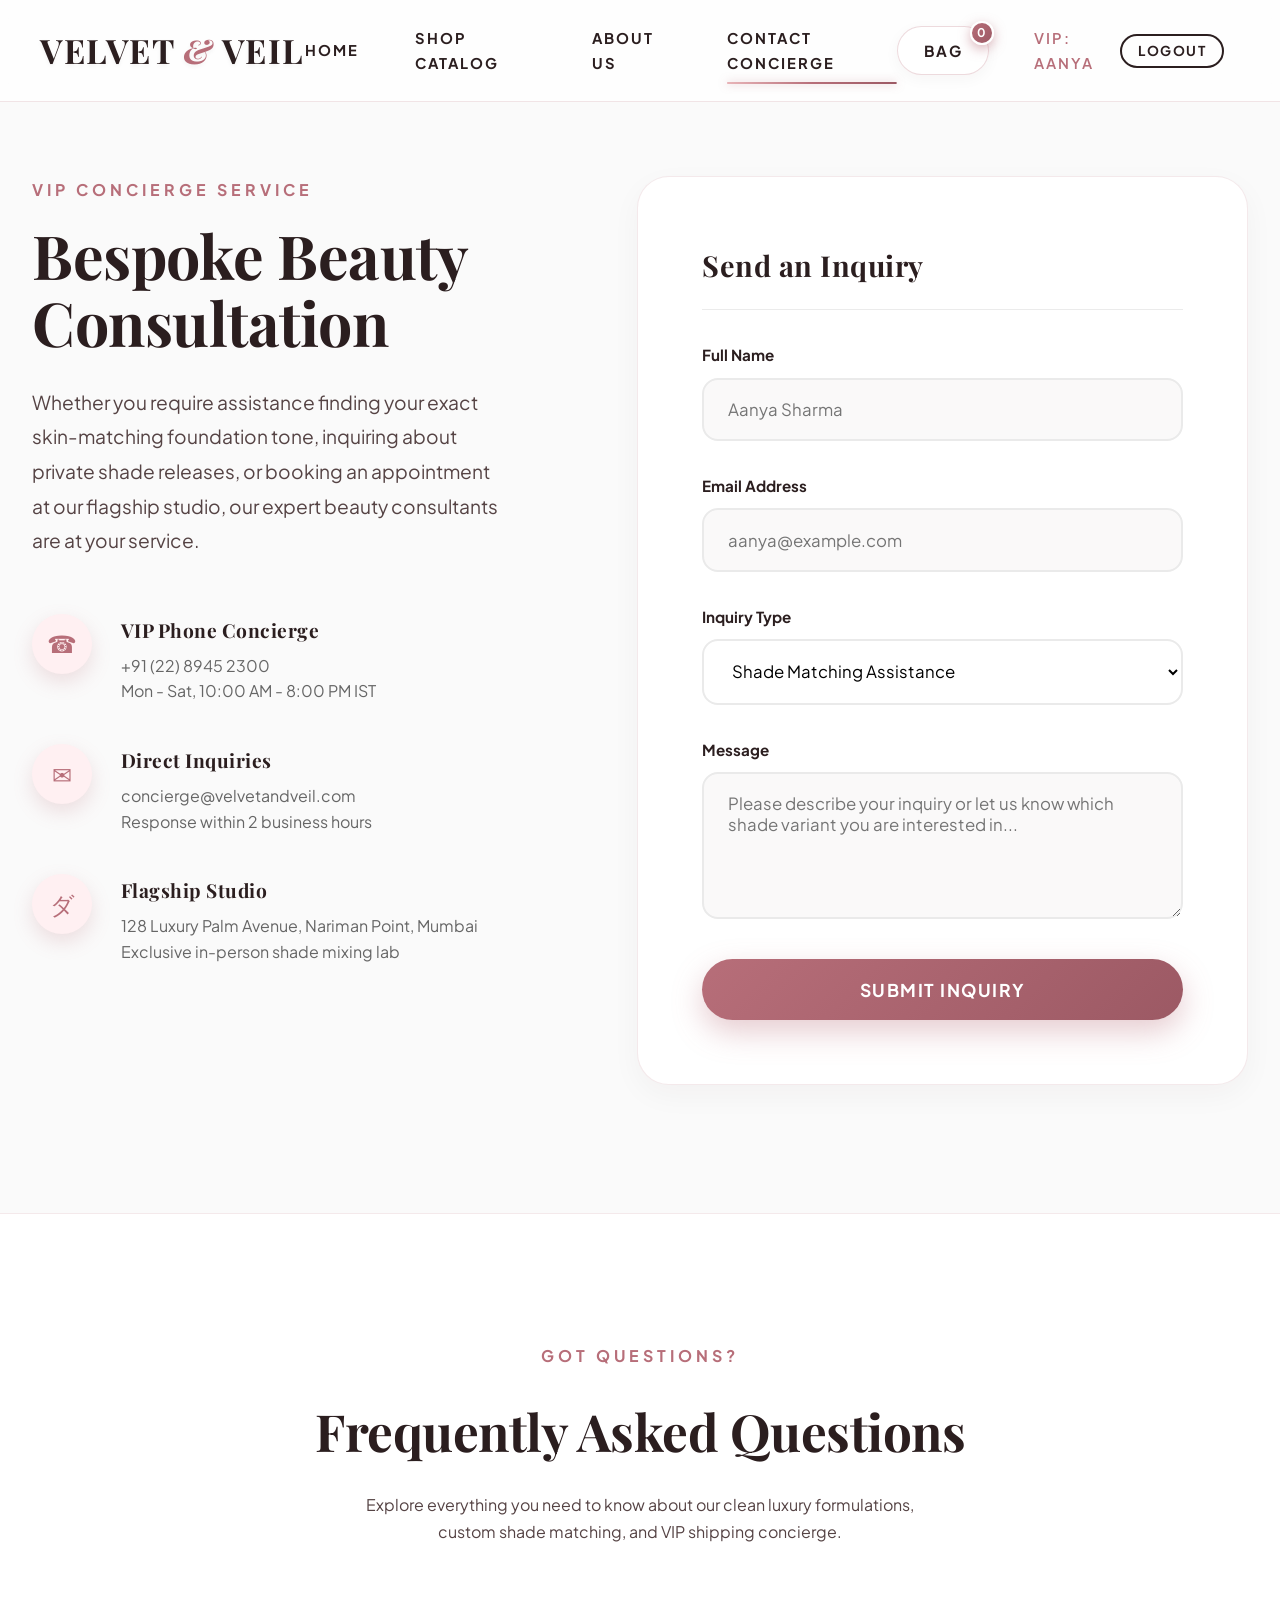
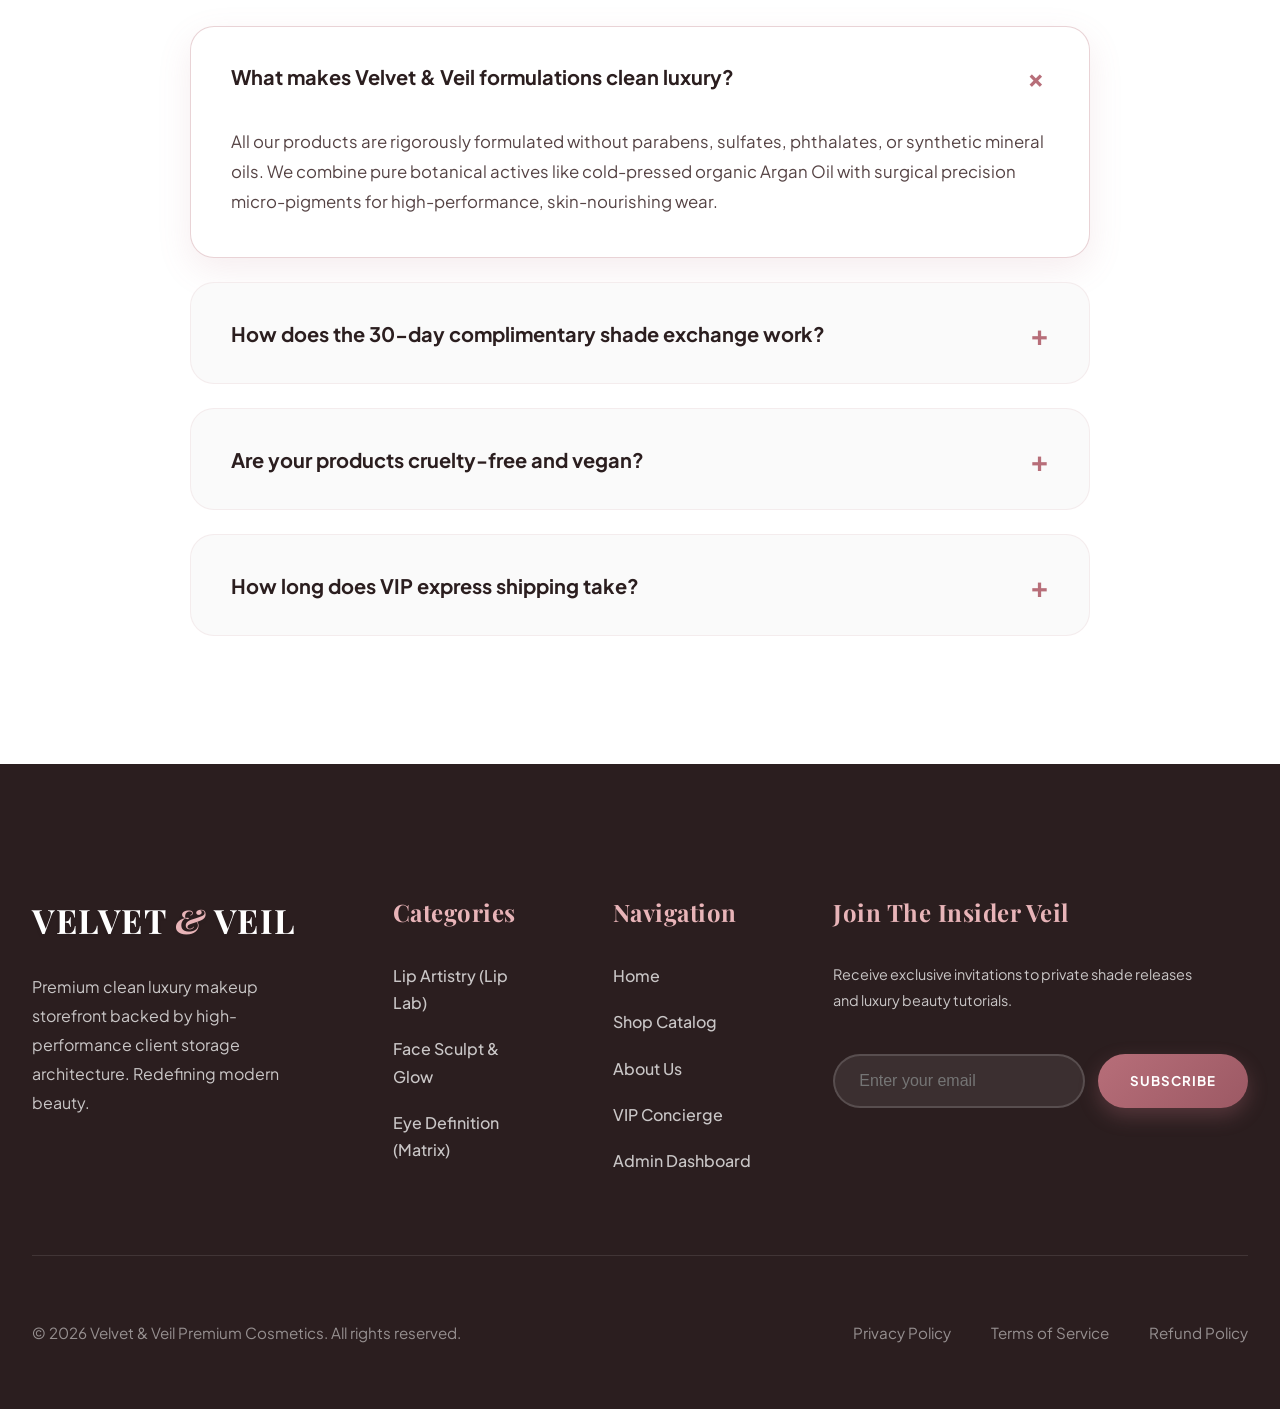
<file: storefront/contactus.html>
<!DOCTYPE html>
<html lang="en">
<head>
    <meta charset="UTF-8">
    <meta name="viewport" content="width=device-width, initial-scale=1.0">
    <title>VIP Concierge &amp; Contact | Velvet &amp; Veil</title>
    <meta name="description" content="Connect with our luxury beauty concierge. Reach out for custom shade matching, order inquiries, or flagship studio appointments.">
    <link rel="stylesheet" href="../assets/css/style.css">
</head>
<body>

    <!-- Global Header -->
    <header class="site-header">
        <div class="header-container">
            <a href="../index.html" class="brand-logo">
                VELVET <span>&amp;</span> VEIL
            </a>
            <nav class="nav-links">
                <a href="../index.html" class="nav-link">Home</a>
                <a href="./shop.html" class="nav-link">Shop Catalog</a>
                <a href="./about.html" class="nav-link">About Us</a>
                <a href="./contactus.html" class="nav-link active">Contact Concierge</a>
            </nav>
            <div class="header-actions">
                <a href="#" class="cart-toggle" aria-label="Open Cart">
                    Bag
                    <span class="cart-badge">0</span>
                </a>
                <div class="auth-menu">
                    <!-- Dynamically populated by main.js -->
                </div>
            </div>
        </div>
    </header>

    <!-- Contact Section -->
    <main class="contact-section">
        <div class="contact-container">
            <!-- Contact Info -->
            <div class="contact-info">
                <span class="section-subtitle">VIP Concierge Service</span>
                <h1 class="contact-title">Bespoke Beauty Consultation</h1>
                <p class="contact-desc">Whether you require assistance finding your exact skin-matching foundation tone, inquiring about private shade releases, or booking an appointment at our flagship studio, our expert beauty consultants are at your service.</p>

                <div class="contact-cards">
                    <div class="contact-card">
                        <div class="contact-card-icon">&phone;</div>
                        <div>
                            <h3 class="contact-card-title">VIP Phone Concierge</h3>
                            <p class="contact-card-desc">+91 (22) 8945 2300<br>Mon - Sat, 10:00 AM - 8:00 PM IST</p>
                        </div>
                    </div>
                    <div class="contact-card">
                        <div class="contact-card-icon">&#9993;</div>
                        <div>
                            <h3 class="contact-card-title">Direct Inquiries</h3>
                            <p class="contact-card-desc">concierge@velvetandveil.com<br>Response within 2 business hours</p>
                        </div>
                    </div>
                    <div class="contact-card">
                        <div class="contact-card-icon">&#12480;</div>
                        <div>
                            <h3 class="contact-card-title">Flagship Studio</h3>
                            <p class="contact-card-desc">128 Luxury Palm Avenue, Nariman Point, Mumbai<br>Exclusive in-person shade mixing lab</p>
                        </div>
                    </div>
                </div>
            </div>

            <!-- Contact Form -->
            <div class="checkout-box">
                <h2 class="checkout-step-title" style="margin-bottom: 2rem;">Send an Inquiry</h2>
                <form class="contact-form">
                    <div class="form-grid">
                        <div class="form-group full-width">
                            <label class="form-label">Full Name</label>
                            <input type="text" class="form-input" required placeholder="Aanya Sharma">
                        </div>
                        <div class="form-group full-width">
                            <label class="form-label">Email Address</label>
                            <input type="email" class="form-input" required placeholder="aanya@example.com">
                        </div>
                        <div class="form-group full-width">
                            <label class="form-label">Inquiry Type</label>
                            <select class="form-input" style="background: white;" aria-label="Inquiry Type">
                                <option>Shade Matching Assistance</option>
                                <option>Order Status &amp; Shipping</option>
                                <option>Flagship Studio Appointment</option>
                                <option>Press &amp; Partnership</option>
                            </select>
                        </div>
                        <div class="form-group full-width">
                            <label class="form-label">Message</label>
                            <textarea class="form-input" rows="5" required placeholder="Please describe your inquiry or let us know which shade variant you are interested in..."></textarea>
                        </div>
                    </div>
                    <button type="submit" class="btn-primary" style="width: 100%; padding: 1.2rem; font-size: 1.1rem;">Submit Inquiry</button>
                </form>
            </div>
        </div>
    </main>

    <!-- Global FAQ Section -->
    <section class="faq-section">
        <div class="faq-container">
            <div class="section-header">
                <span class="section-subtitle">Got Questions?</span>
                <h2 class="section-title">Frequently Asked Questions</h2>
                <p style="color: #554344; max-width: 600px; margin: 1rem auto 0;">Explore everything you need to know about our clean luxury formulations, custom shade matching, and VIP shipping concierge.</p>
            </div>
            <div class="faq-accordion">
                <div class="faq-item active">
                    <button class="faq-header">
                        <span>What makes Velvet &amp; Veil formulations clean luxury?</span>
                        <span class="faq-toggle">&plus;</span>
                    </button>
                    <div class="faq-content">
                        All our products are rigorously formulated without parabens, sulfates, phthalates, or synthetic mineral oils. We combine pure botanical actives like cold-pressed organic Argan Oil with surgical precision micro-pigments for high-performance, skin-nourishing wear.
                    </div>
                </div>
                <div class="faq-item">
                    <button class="faq-header">
                        <span>How does the 30-day complimentary shade exchange work?</span>
                        <span class="faq-toggle">&plus;</span>
                    </button>
                    <div class="faq-content">
                        We understand that finding your absolute perfect foundation or lip tone online can be challenging. If your selected shade isn't a flawless match, simply contact our VIP concierge within 30 days of delivery. We will immediately dispatch a replacement shade entirely complimentary.
                    </div>
                </div>
                <div class="faq-item">
                    <button class="faq-header">
                        <span>Are your products cruelty-free and vegan?</span>
                        <span class="faq-toggle">&plus;</span>
                    </button>
                    <div class="faq-content">
                        Yes, Velvet &amp; Veil is 100% Leaping Bunny certified cruelty-free. Our entire product architecture is vegan, utilizing advanced plant-derived squalane and synthetic beeswax alternatives to ensure zero animal testing or animal derivatives.
                    </div>
                </div>
                <div class="faq-item">
                    <button class="faq-header">
                        <span>How long does VIP express shipping take?</span>
                        <span class="faq-toggle">&plus;</span>
                    </button>
                    <div class="faq-content">
                        Orders placed before 2:00 PM IST are processed same-day by our flagship lab. VIP Express delivery typically arrives within 1 to 3 business days across major metropolitan areas, complete with live concierge tracking.
                    </div>
                </div>
            </div>
        </div>
    </section>

    <!-- Global Footer -->
    <footer class="site-footer">

        <div class="footer-container">
            <div>
                <a href="../index.html" class="brand-logo" style="color: white; margin-bottom: 1.5rem;">
                    VELVET <span style="color: var(--rose-gold-light);">&amp;</span> VEIL
                </a>
                <p class="footer-desc">Premium clean luxury makeup storefront backed by high-performance client storage architecture. Redefining modern beauty.</p>
            </div>
            <div>
                <h4 class="footer-col-title">Categories</h4>
                <div class="footer-links">
                    <a href="./shop.html" class="footer-link">Lip Artistry (Lip Lab)</a>
                    <a href="./shop.html" class="footer-link">Face Sculpt &amp; Glow</a>
                    <a href="./shop.html" class="footer-link">Eye Definition (Matrix)</a>
                </div>
            </div>
            <div>
                <h4 class="footer-col-title">Navigation</h4>
                <div class="footer-links">
                    <a href="../index.html" class="footer-link">Home</a>
                    <a href="./shop.html" class="footer-link">Shop Catalog</a>
                    <a href="./about.html" class="footer-link">About Us</a>
                    <a href="./contactus.html" class="footer-link">VIP Concierge</a>
                    <a href="../admin/dashboard.html" class="footer-link">Admin Dashboard</a>
                </div>

            </div>
            <div>
                <h4 class="footer-col-title">Join The Insider Veil</h4>
                <p class="footer-desc" style="font-size: 0.9rem;">Receive exclusive invitations to private shade releases and luxury beauty tutorials.</p>
                <div class="newsletter-form">
                    <input type="email" placeholder="Enter your email" class="newsletter-input" aria-label="Email Address">
                    <button class="newsletter-btn">Subscribe</button>
                </div>
            </div>
        </div>
        <div class="footer-bottom">
            <div>&copy; 2026 Velvet &amp; Veil Premium Cosmetics. All rights reserved.</div>
            <div class="footer-legal-links">
                <a href="../legal/privacy.html">Privacy Policy</a>
                <a href="../legal/terms.html">Terms of Service</a>
                <a href="../legal/refund.html">Refund Policy</a>
            </div>
        </div>
    </footer>

    <!-- Scripts -->
    <script src="../assets/js/store.js"></script>
    <script src="../assets/js/main.js"></script>
</body>
</html>
</file>
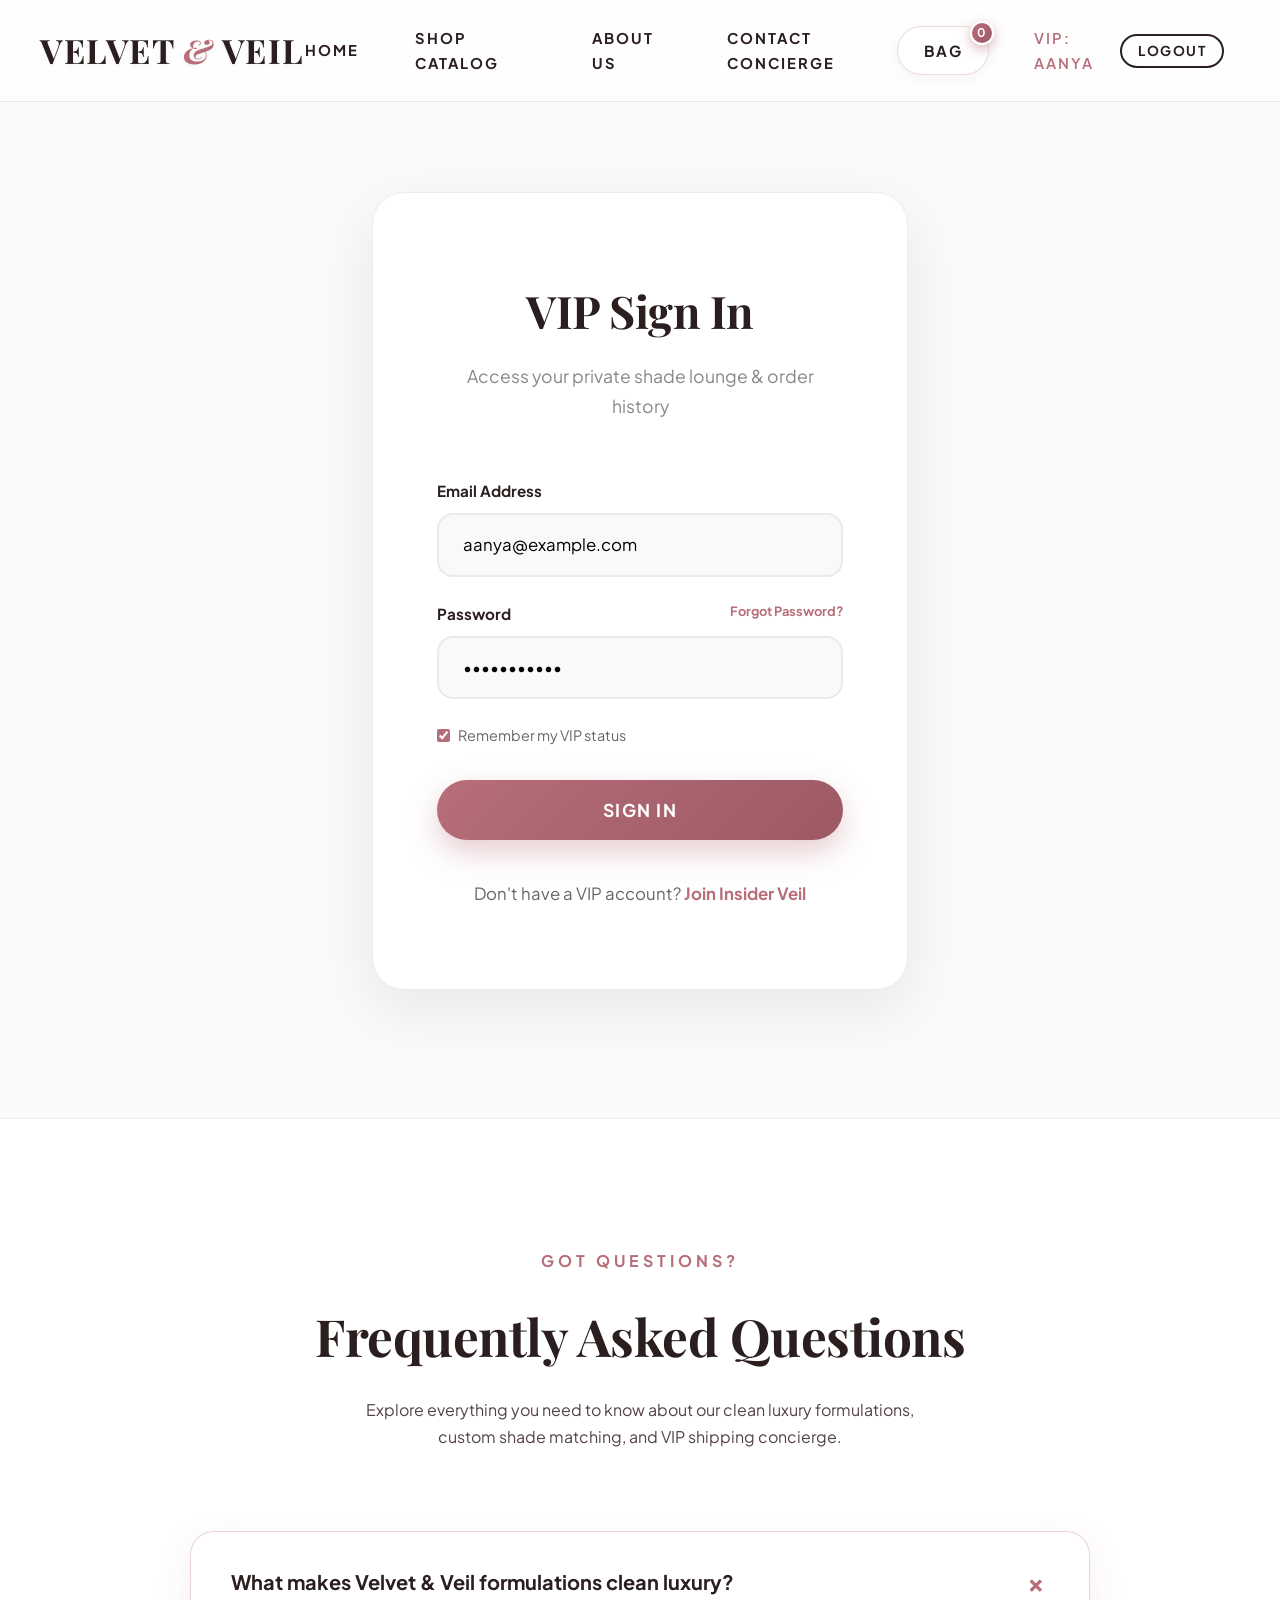
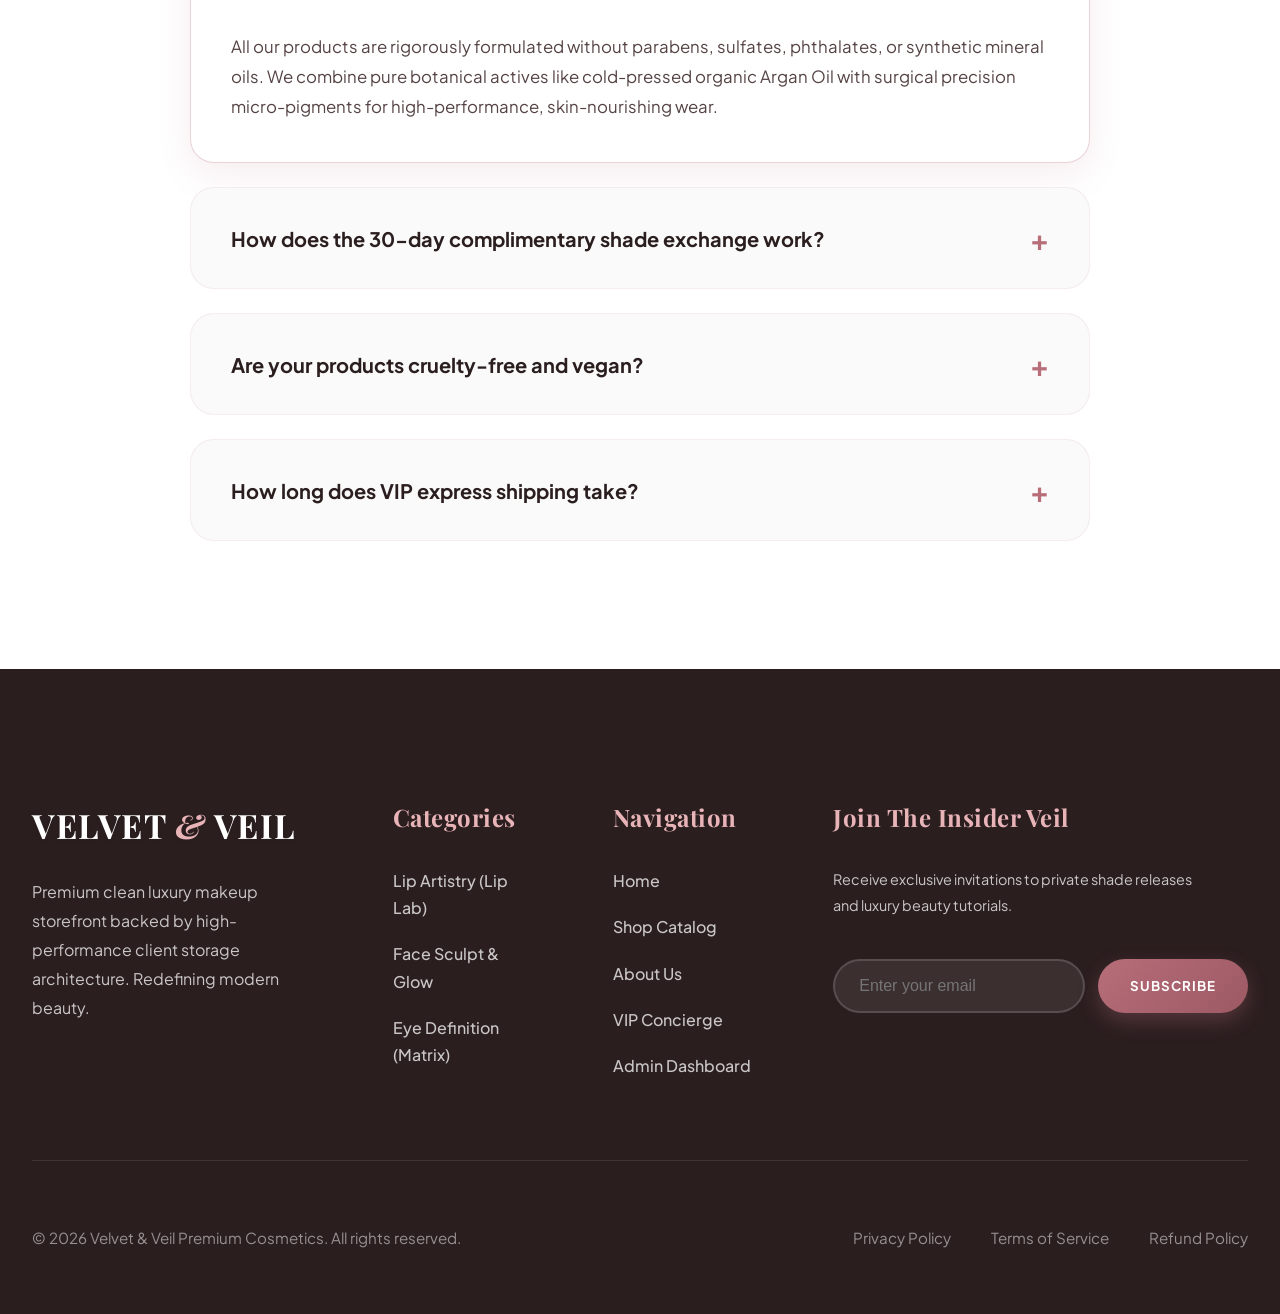
<file: storefront/login.html>
<!DOCTYPE html>
<html lang="en">
<head>
    <meta charset="UTF-8">
    <meta name="viewport" content="width=device-width, initial-scale=1.0">
    <title>VIP Login | Velvet &amp; Veil</title>
    <meta name="description" content="Log in to your Velvet & Veil premium beauty account. Access your custom shade preferences and order history.">
    <link rel="stylesheet" href="../assets/css/style.css">
</head>
<body>

    <!-- Global Header -->
    <header class="site-header">
        <div class="header-container">
            <a href="../index.html" class="brand-logo">
                VELVET <span>&amp;</span> VEIL
            </a>
            <nav class="nav-links">
                <a href="../index.html" class="nav-link">Home</a>
                <a href="./shop.html" class="nav-link">Shop Catalog</a>
                <a href="./about.html" class="nav-link">About Us</a>
                <a href="./contactus.html" class="nav-link">Contact Concierge</a>
            </nav>
            <div class="header-actions">
                <a href="#" class="cart-toggle" aria-label="Open Cart">
                    Bag
                    <span class="cart-badge">0</span>
                </a>
                <div class="auth-menu">
                    <!-- Dynamically populated by main.js -->
                </div>
            </div>
        </div>
    </header>

    <!-- Login Section -->
    <main class="auth-section">
        <div class="auth-box">
            <h1 class="auth-title">VIP Sign In</h1>
            <p class="auth-subtitle">Access your private shade lounge &amp; order history</p>

            <form class="login-form">
                <div style="display: flex; flex-direction: column; gap: 1.5rem;">
                    <div class="form-group full-width">
                        <label class="form-label">Email Address</label>
                        <input type="email" name="email" class="form-input" required placeholder="aanya@example.com" value="aanya@example.com">
                    </div>
                    <div class="form-group full-width">
                        <label class="form-label" style="display: flex; justify-content: space-between;">
                            <span>Password</span>
                            <a href="#" style="font-size: 0.8rem; color: var(--rose-gold); text-transform: none;">Forgot Password?</a>
                        </label>
                        <input type="password" name="password" class="form-input" required placeholder="••••••••" value="password123">
                    </div>
                    <div style="display: flex; align-items: center; gap: 0.5rem; font-size: 0.9rem; color: #666;">
                        <input type="checkbox" id="remember" checked style="accent-color: var(--rose-gold);">
                        <label for="remember">Remember my VIP status</label>
                    </div>
                    <button type="submit" class="btn-primary" style="width: 100%; padding: 1.2rem; font-size: 1.1rem; margin-top: 0.5rem;">Sign In</button>
                </div>
            </form>

            <div class="auth-switch">
                Don't have a VIP account? <a href="./signup.html">Join Insider Veil</a>
            </div>
        </div>
    </main>

    <!-- Global FAQ Section -->
    <section class="faq-section">
        <div class="faq-container">
            <div class="section-header">
                <span class="section-subtitle">Got Questions?</span>
                <h2 class="section-title">Frequently Asked Questions</h2>
                <p style="color: #554344; max-width: 600px; margin: 1rem auto 0;">Explore everything you need to know about our clean luxury formulations, custom shade matching, and VIP shipping concierge.</p>
            </div>
            <div class="faq-accordion">
                <div class="faq-item active">
                    <button class="faq-header">
                        <span>What makes Velvet &amp; Veil formulations clean luxury?</span>
                        <span class="faq-toggle">&plus;</span>
                    </button>
                    <div class="faq-content">
                        All our products are rigorously formulated without parabens, sulfates, phthalates, or synthetic mineral oils. We combine pure botanical actives like cold-pressed organic Argan Oil with surgical precision micro-pigments for high-performance, skin-nourishing wear.
                    </div>
                </div>
                <div class="faq-item">
                    <button class="faq-header">
                        <span>How does the 30-day complimentary shade exchange work?</span>
                        <span class="faq-toggle">&plus;</span>
                    </button>
                    <div class="faq-content">
                        We understand that finding your absolute perfect foundation or lip tone online can be challenging. If your selected shade isn't a flawless match, simply contact our VIP concierge within 30 days of delivery. We will immediately dispatch a replacement shade entirely complimentary.
                    </div>
                </div>
                <div class="faq-item">
                    <button class="faq-header">
                        <span>Are your products cruelty-free and vegan?</span>
                        <span class="faq-toggle">&plus;</span>
                    </button>
                    <div class="faq-content">
                        Yes, Velvet &amp; Veil is 100% Leaping Bunny certified cruelty-free. Our entire product architecture is vegan, utilizing advanced plant-derived squalane and synthetic beeswax alternatives to ensure zero animal testing or animal derivatives.
                    </div>
                </div>
                <div class="faq-item">
                    <button class="faq-header">
                        <span>How long does VIP express shipping take?</span>
                        <span class="faq-toggle">&plus;</span>
                    </button>
                    <div class="faq-content">
                        Orders placed before 2:00 PM IST are processed same-day by our flagship lab. VIP Express delivery typically arrives within 1 to 3 business days across major metropolitan areas, complete with live concierge tracking.
                    </div>
                </div>
            </div>
        </div>
    </section>

    <!-- Global Footer -->
    <footer class="site-footer">

        <div class="footer-container">
            <div>
                <a href="../index.html" class="brand-logo" style="color: white; margin-bottom: 1.5rem;">
                    VELVET <span style="color: var(--rose-gold-light);">&amp;</span> VEIL
                </a>
                <p class="footer-desc">Premium clean luxury makeup storefront backed by high-performance client storage architecture. Redefining modern beauty.</p>
            </div>
            <div>
                <h4 class="footer-col-title">Categories</h4>
                <div class="footer-links">
                    <a href="./shop.html" class="footer-link">Lip Artistry (Lip Lab)</a>
                    <a href="./shop.html" class="footer-link">Face Sculpt &amp; Glow</a>
                    <a href="./shop.html" class="footer-link">Eye Definition (Matrix)</a>
                </div>
            </div>
            <div>
                <h4 class="footer-col-title">Navigation</h4>
                <div class="footer-links">
                    <a href="../index.html" class="footer-link">Home</a>
                    <a href="./shop.html" class="footer-link">Shop Catalog</a>
                    <a href="./about.html" class="footer-link">About Us</a>
                    <a href="./contactus.html" class="footer-link">VIP Concierge</a>
                    <a href="../admin/dashboard.html" class="footer-link">Admin Dashboard</a>
                </div>

            </div>
            <div>
                <h4 class="footer-col-title">Join The Insider Veil</h4>
                <p class="footer-desc" style="font-size: 0.9rem;">Receive exclusive invitations to private shade releases and luxury beauty tutorials.</p>
                <div class="newsletter-form">
                    <input type="email" placeholder="Enter your email" class="newsletter-input" aria-label="Email Address">
                    <button class="newsletter-btn">Subscribe</button>
                </div>
            </div>
        </div>
        <div class="footer-bottom">
            <div>&copy; 2026 Velvet &amp; Veil Premium Cosmetics. All rights reserved.</div>
            <div class="footer-legal-links">
                <a href="../legal/privacy.html">Privacy Policy</a>
                <a href="../legal/terms.html">Terms of Service</a>
                <a href="../legal/refund.html">Refund Policy</a>
            </div>
        </div>
    </footer>

    <!-- Scripts -->
    <script src="../assets/js/store.js"></script>
    <script src="../assets/js/main.js"></script>
</body>
</html>
</file>
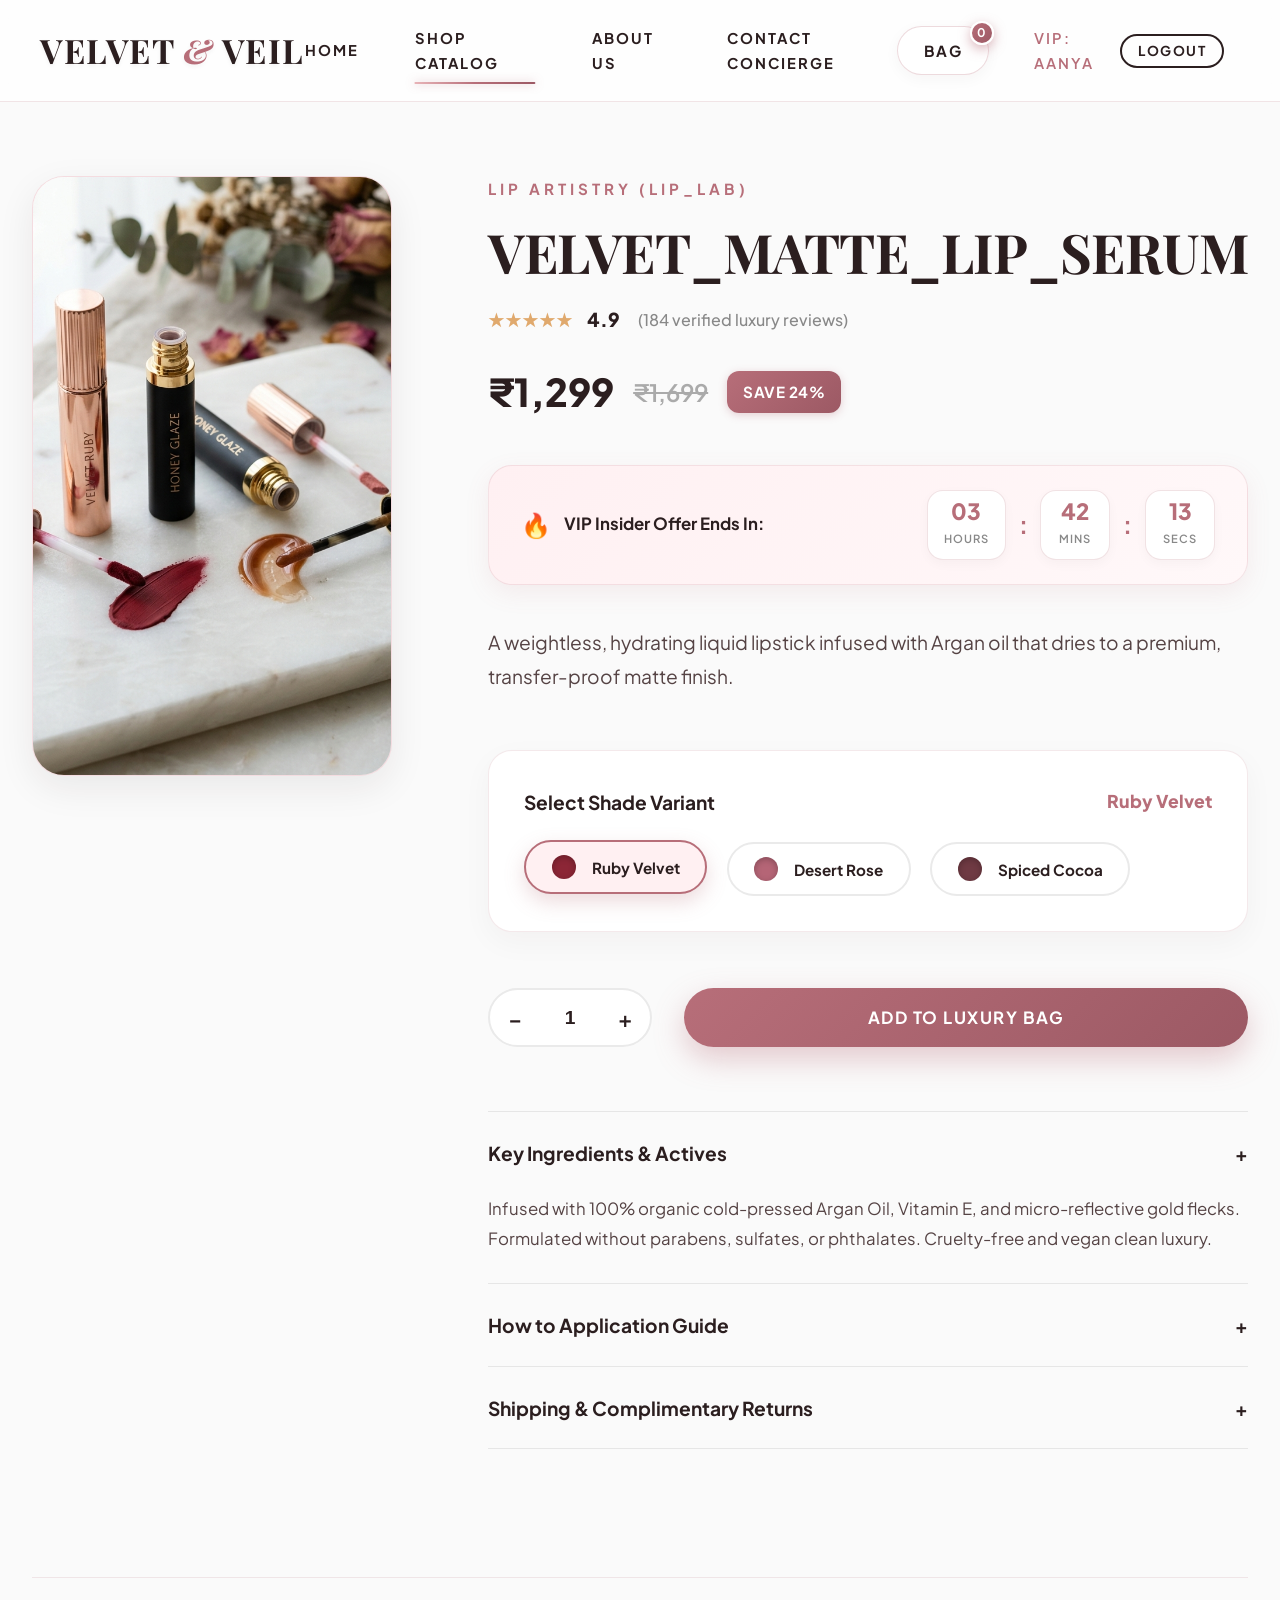
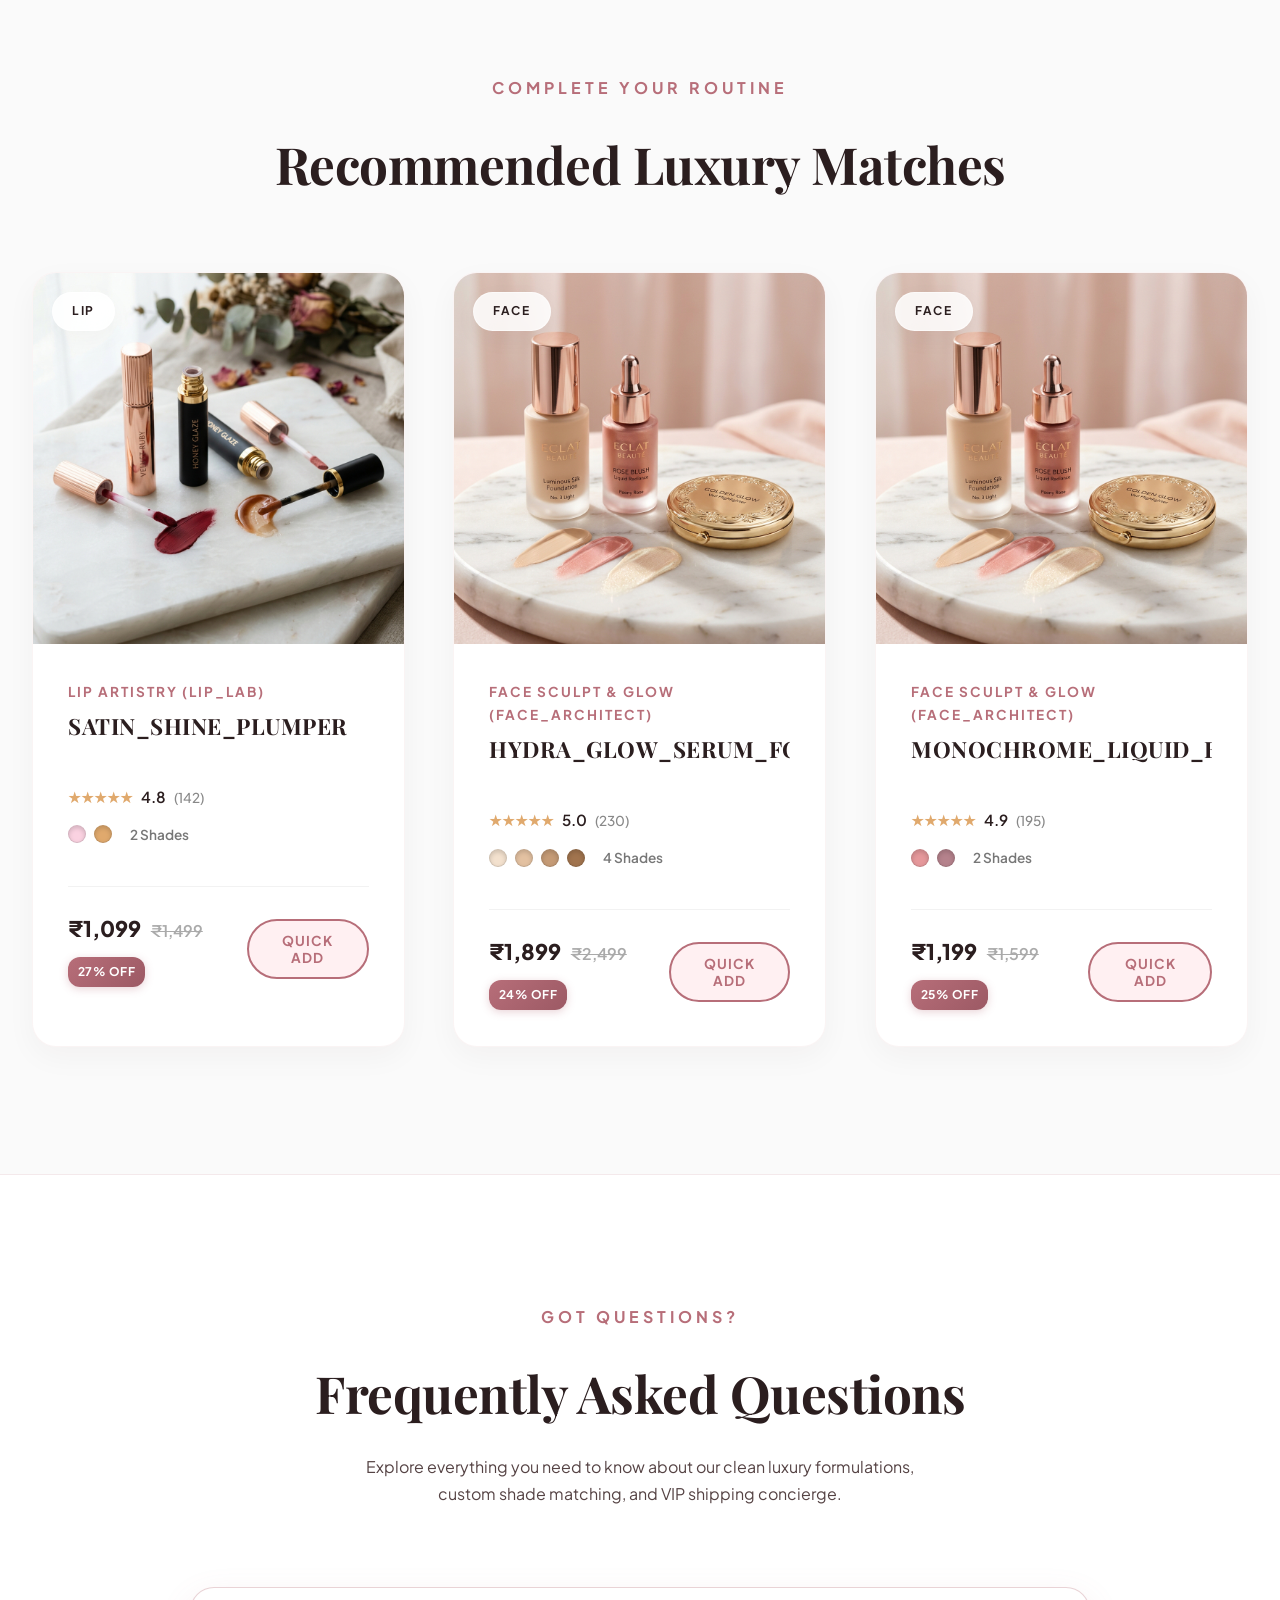
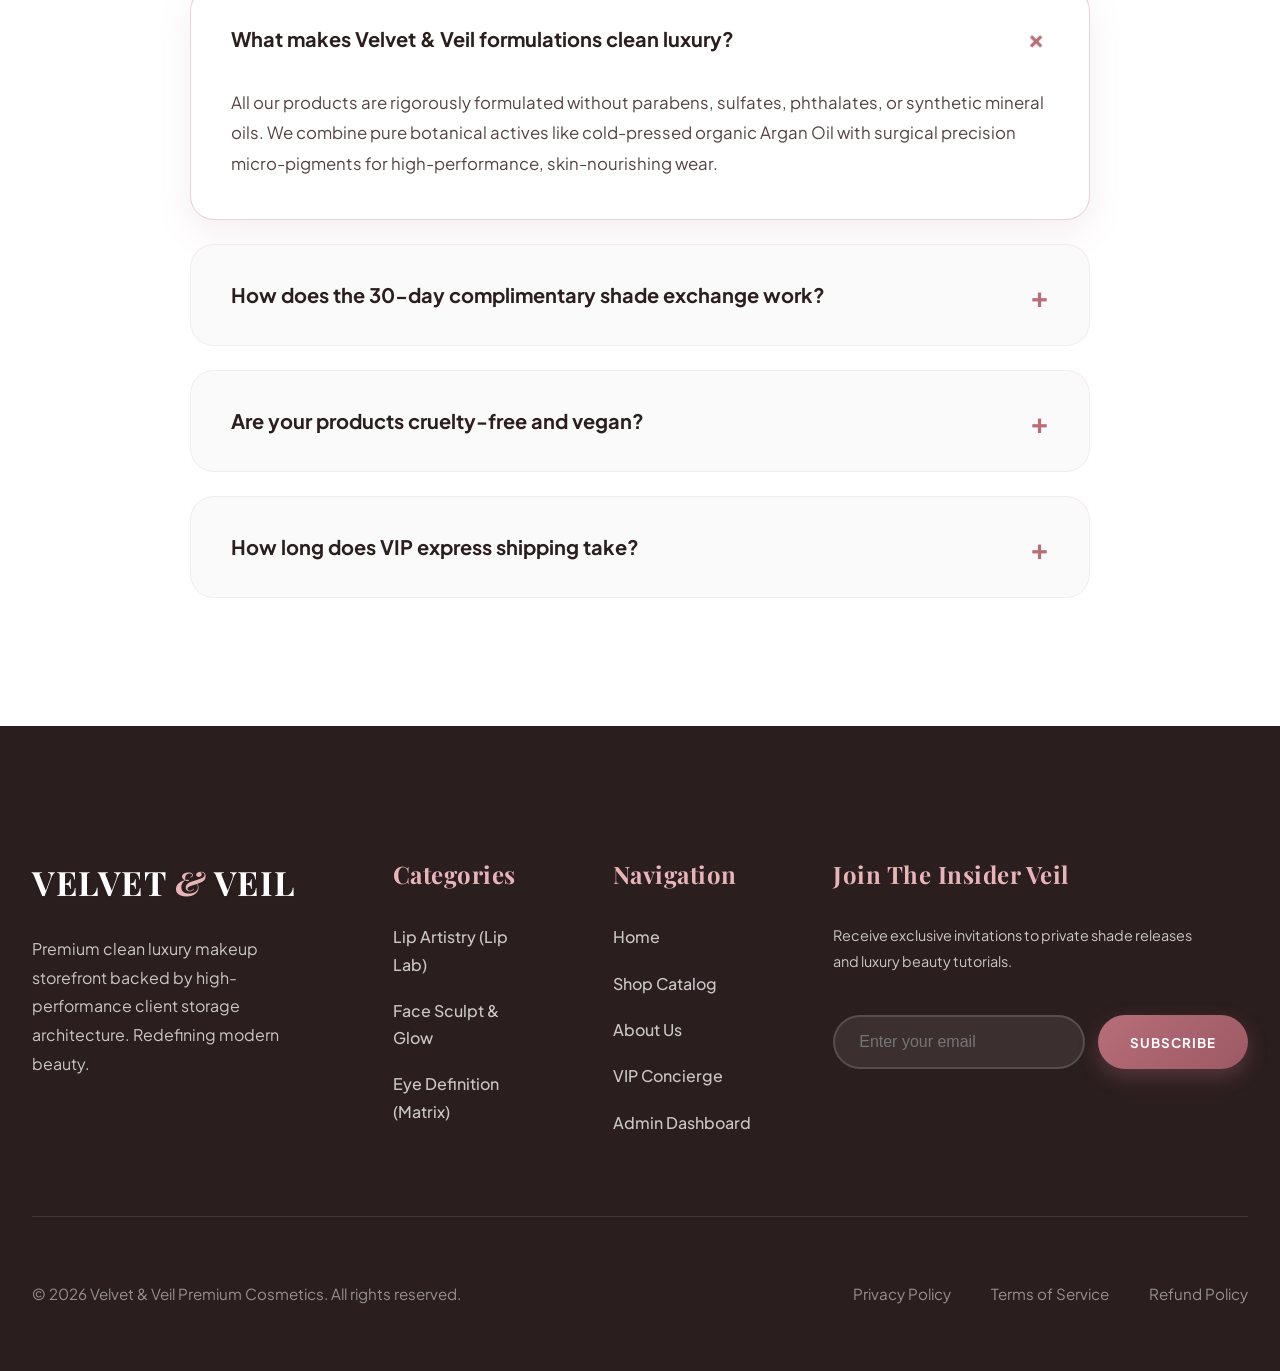
<file: storefront/product.html>
<!DOCTYPE html>
<html lang="en">
<head>
    <meta charset="UTF-8">
    <meta name="viewport" content="width=device-width, initial-scale=1.0">
    <title>Product Details | Velvet &amp; Veil</title>
    <meta name="description" content="View detailed premium makeup product specifications, select shade variants, and explore nourishing ingredients.">
    <link rel="stylesheet" href="../assets/css/style.css">
    <style>
        /* --- VIP TIMER & PRODUCT POLISH --- */
        .vip-timer-container {
            background: linear-gradient(135deg, var(--bg-blush) 0%, #FFF8F9 100%);
            border: 1px solid var(--glass-border);
            padding: 1.5rem 2rem;
            border-radius: 24px;
            margin-bottom: 2.5rem;
            display: flex;
            align-items: center;
            justify-content: space-between;
            flex-wrap: wrap;
            gap: 1.5rem;
            box-shadow: 0 8px 25px rgba(183, 110, 121, 0.1);
            animation: pulseGlow 3s infinite ease-in-out;
        }

        @keyframes pulseGlow {
            0% { box-shadow: 0 8px 25px rgba(183, 110, 121, 0.1); }
            50% { box-shadow: 0 12px 35px rgba(183, 110, 121, 0.25); }
            100% { box-shadow: 0 8px 25px rgba(183, 110, 121, 0.1); }
        }

        .timer-header {
            display: flex;
            align-items: center;
            gap: 0.8rem;
        }

        .timer-flame {
            font-size: 1.5rem;
            animation: flameWobble 1.5s infinite ease-in-out;
        }

        @keyframes flameWobble {
            0%, 100% { transform: scale(1) rotate(0deg); }
            50% { transform: scale(1.15) rotate(5deg); }
        }

        .timer-title {
            font-size: 1.05rem;
            font-weight: 700;
            color: var(--dark-cocoa);
        }

        .timer-display {
            display: flex;
            align-items: center;
            gap: 0.8rem;
        }

        .timer-box {
            background: white;
            border: 1px solid rgba(183, 110, 121, 0.2);
            padding: 0.5rem 1rem;
            border-radius: 16px;
            text-align: center;
            min-width: 70px;
            box-shadow: 0 4px 12px rgba(0,0,0,0.03);
        }

        .timer-val {
            font-size: 1.4rem;
            font-weight: 800;
            color: var(--rose-gold);
            display: block;
            line-height: 1.1;
        }

        .timer-label {
            font-size: 0.7rem;
            text-transform: uppercase;
            letter-spacing: 1px;
            color: #888;
            font-weight: 600;
        }

        .timer-separator {
            font-size: 1.5rem;
            font-weight: 700;
            color: var(--rose-gold);
            animation: blink 1s infinite;
        }

        @keyframes blink {
            0%, 100% { opacity: 1; }
            50% { opacity: 0.3; }
        }
    </style>
</head>
<body>

    <!-- Global Header -->
    <header class="site-header">
        <div class="header-container">
            <a href="../index.html" class="brand-logo">
                VELVET <span>&amp;</span> VEIL
            </a>
            <nav class="nav-links">
                <a href="../index.html" class="nav-link">Home</a>
                <a href="./shop.html" class="nav-link active">Shop Catalog</a>
                <a href="./about.html" class="nav-link">About Us</a>
                <a href="./contactus.html" class="nav-link">Contact Concierge</a>
            </nav>
            <div class="header-actions">
                <a href="#" class="cart-toggle" aria-label="Open Cart">
                    Bag
                    <span class="cart-badge">0</span>
                </a>
                <div class="auth-menu">
                    <!-- Dynamically populated by main.js -->
                </div>
            </div>
        </div>
    </header>

    <!-- Product Detail Section -->
    <main class="product-detail-section">
        <div class="product-detail-container">
            <!-- Product Gallery -->
            <div class="product-gallery">
                <div class="main-image-container">
                    <img src="../assets/images/lip.png" alt="Product Image" class="main-image">
                </div>
            </div>

            <!-- Product Detail Content -->
            <div class="product-detail-content">
                <span class="detail-category">LIP ARTISTRY (LIP_LAB)</span>
                <h1 class="detail-title">VELVET_MATTE_LIP_SERUM</h1>
                <div class="detail-rating-container"></div>
                <div class="detail-price-container"></div>
                
                <!-- VIP Flash Sale Timer -->
                <div class="vip-timer-container">
                    <div class="timer-header">
                        <span class="timer-flame">&#128293;</span>
                        <span class="timer-title">VIP Insider Offer Ends In:</span>
                    </div>
                    <div class="timer-display">
                        <div class="timer-box"><span class="timer-val hours">03</span><span class="timer-label">Hours</span></div>
                        <div class="timer-separator">:</div>
                        <div class="timer-box"><span class="timer-val minutes">42</span><span class="timer-label">Mins</span></div>
                        <div class="timer-separator">:</div>
                        <div class="timer-box"><span class="timer-val seconds">15</span><span class="timer-label">Secs</span></div>
                    </div>
                </div>

                <p class="detail-desc">A weightless, hydrating liquid lipstick infused with Argan oil that dries to a premium, transfer-proof matte finish.</p>

                <!-- Shade Selector Section -->
                <div class="shade-selector-section">
                    <div class="shade-header">
                        <span class="shade-title">Select Shade Variant</span>
                        <span class="selected-shade-name">Ruby Velvet</span>
                    </div>
                    <div class="shades-list">
                        <!-- Dynamically populated by main.js -->
                    </div>
                </div>

                <!-- Add to Cart Controls -->
                <div class="add-to-cart-wrapper">
                    <div class="quantity-selector">
                        <button class="qty-btn qty-dec">&minus;</button>
                        <input type="text" value="1" class="qty-input" aria-label="Quantity">
                        <button class="qty-btn qty-inc">&plus;</button>
                    </div>
                    <button class="btn-add-large">Add to Luxury Bag</button>
                </div>

                <!-- Product Accordion Info -->
                <div class="product-accordion">
                    <div class="accordion-item active">
                        <button class="accordion-header">
                            <span>Key Ingredients &amp; Actives</span>
                            <span>&plus;</span>
                        </button>
                        <div class="accordion-content">
                            Infused with 100% organic cold-pressed Argan Oil, Vitamin E, and micro-reflective gold flecks. Formulated without parabens, sulfates, or phthalates. Cruelty-free and vegan clean luxury.
                        </div>
                    </div>
                    <div class="accordion-item">
                        <button class="accordion-header">
                            <span>How to Application Guide</span>
                            <span>&plus;</span>
                        </button>
                        <div class="accordion-content">
                            Using the surgical precision 0.1mm micro-tip or doe-foot applicator, glide smoothly across clean lips or skin. Allow 30 seconds for the weightless serum to set into a flawless, transfer-proof finish.
                        </div>
                    </div>
                    <div class="accordion-item">
                        <button class="accordion-header">
                            <span>Shipping &amp; Complimentary Returns</span>
                            <span>&plus;</span>
                        </button>
                        <div class="accordion-content">
                            Enjoy express VIP shipping on all orders. Complimentary 30-day returns or shade exchanges if the skin-matching tone is not an absolute perfect fit.
                        </div>
                    </div>
                </div>
            </div>
        </div>

        <!-- Recommended Products Section -->
        <section class="recommended-section" style="margin-top: 8rem; border-top: 1px solid var(--glass-border); padding-top: 6rem;">
            <span class="section-subtitle" style="text-align: center; display: block;">Complete Your Routine</span>
            <h2 class="section-title" style="text-align: center; margin-bottom: 4rem;">Recommended Luxury Matches</h2>
            <div class="product-grid recommended-product-grid">
                <!-- Dynamically populated by main.js -->
            </div>
        </section>
    </main>

    <!-- Global FAQ Section -->
    <section class="faq-section">
        <div class="faq-container">
            <div class="section-header">
                <span class="section-subtitle">Got Questions?</span>
                <h2 class="section-title">Frequently Asked Questions</h2>
                <p style="color: #554344; max-width: 600px; margin: 1rem auto 0;">Explore everything you need to know about our clean luxury formulations, custom shade matching, and VIP shipping concierge.</p>
            </div>
            <div class="faq-accordion">
                <div class="faq-item active">
                    <button class="faq-header">
                        <span>What makes Velvet &amp; Veil formulations clean luxury?</span>
                        <span class="faq-toggle">&plus;</span>
                    </button>
                    <div class="faq-content">
                        All our products are rigorously formulated without parabens, sulfates, phthalates, or synthetic mineral oils. We combine pure botanical actives like cold-pressed organic Argan Oil with surgical precision micro-pigments for high-performance, skin-nourishing wear.
                    </div>
                </div>
                <div class="faq-item">
                    <button class="faq-header">
                        <span>How does the 30-day complimentary shade exchange work?</span>
                        <span class="faq-toggle">&plus;</span>
                    </button>
                    <div class="faq-content">
                        We understand that finding your absolute perfect foundation or lip tone online can be challenging. If your selected shade isn't a flawless match, simply contact our VIP concierge within 30 days of delivery. We will immediately dispatch a replacement shade entirely complimentary.
                    </div>
                </div>
                <div class="faq-item">
                    <button class="faq-header">
                        <span>Are your products cruelty-free and vegan?</span>
                        <span class="faq-toggle">&plus;</span>
                    </button>
                    <div class="faq-content">
                        Yes, Velvet &amp; Veil is 100% Leaping Bunny certified cruelty-free. Our entire product architecture is vegan, utilizing advanced plant-derived squalane and synthetic beeswax alternatives to ensure zero animal testing or animal derivatives.
                    </div>
                </div>
                <div class="faq-item">
                    <button class="faq-header">
                        <span>How long does VIP express shipping take?</span>
                        <span class="faq-toggle">&plus;</span>
                    </button>
                    <div class="faq-content">
                        Orders placed before 2:00 PM IST are processed same-day by our flagship lab. VIP Express delivery typically arrives within 1 to 3 business days across major metropolitan areas, complete with live concierge tracking.
                    </div>
                </div>
            </div>
        </div>
    </section>

    <!-- Global Footer -->
    <footer class="site-footer">

        <div class="footer-container">
            <div>
                <a href="../index.html" class="brand-logo" style="color: white; margin-bottom: 1.5rem;">
                    VELVET <span style="color: var(--rose-gold-light);">&amp;</span> VEIL
                </a>
                <p class="footer-desc">Premium clean luxury makeup storefront backed by high-performance client storage architecture. Redefining modern beauty.</p>
            </div>
            <div>
                <h4 class="footer-col-title">Categories</h4>
                <div class="footer-links">
                    <a href="./shop.html" class="footer-link">Lip Artistry (Lip Lab)</a>
                    <a href="./shop.html" class="footer-link">Face Sculpt &amp; Glow</a>
                    <a href="./shop.html" class="footer-link">Eye Definition (Matrix)</a>
                </div>
            </div>
            <div>
                <h4 class="footer-col-title">Navigation</h4>
                <div class="footer-links">
                    <a href="../index.html" class="footer-link">Home</a>
                    <a href="./shop.html" class="footer-link">Shop Catalog</a>
                    <a href="./about.html" class="footer-link">About Us</a>
                    <a href="./contactus.html" class="footer-link">VIP Concierge</a>
                    <a href="../admin/dashboard.html" class="footer-link">Admin Dashboard</a>
                </div>

            </div>
            <div>
                <h4 class="footer-col-title">Join The Insider Veil</h4>
                <p class="footer-desc" style="font-size: 0.9rem;">Receive exclusive invitations to private shade releases and luxury beauty tutorials.</p>
                <div class="newsletter-form">
                    <input type="email" placeholder="Enter your email" class="newsletter-input" aria-label="Email Address">
                    <button class="newsletter-btn">Subscribe</button>
                </div>
            </div>
        </div>
        <div class="footer-bottom">
            <div>&copy; 2026 Velvet &amp; Veil Premium Cosmetics. All rights reserved.</div>
            <div class="footer-legal-links">
                <a href="../legal/privacy.html">Privacy Policy</a>
                <a href="../legal/terms.html">Terms of Service</a>
                <a href="../legal/refund.html">Refund Policy</a>
            </div>
        </div>
    </footer>

    <!-- Scripts -->
    <script src="../assets/js/store.js"></script>
    <script src="../assets/js/main.js"></script>
</body>
</html>
</file>
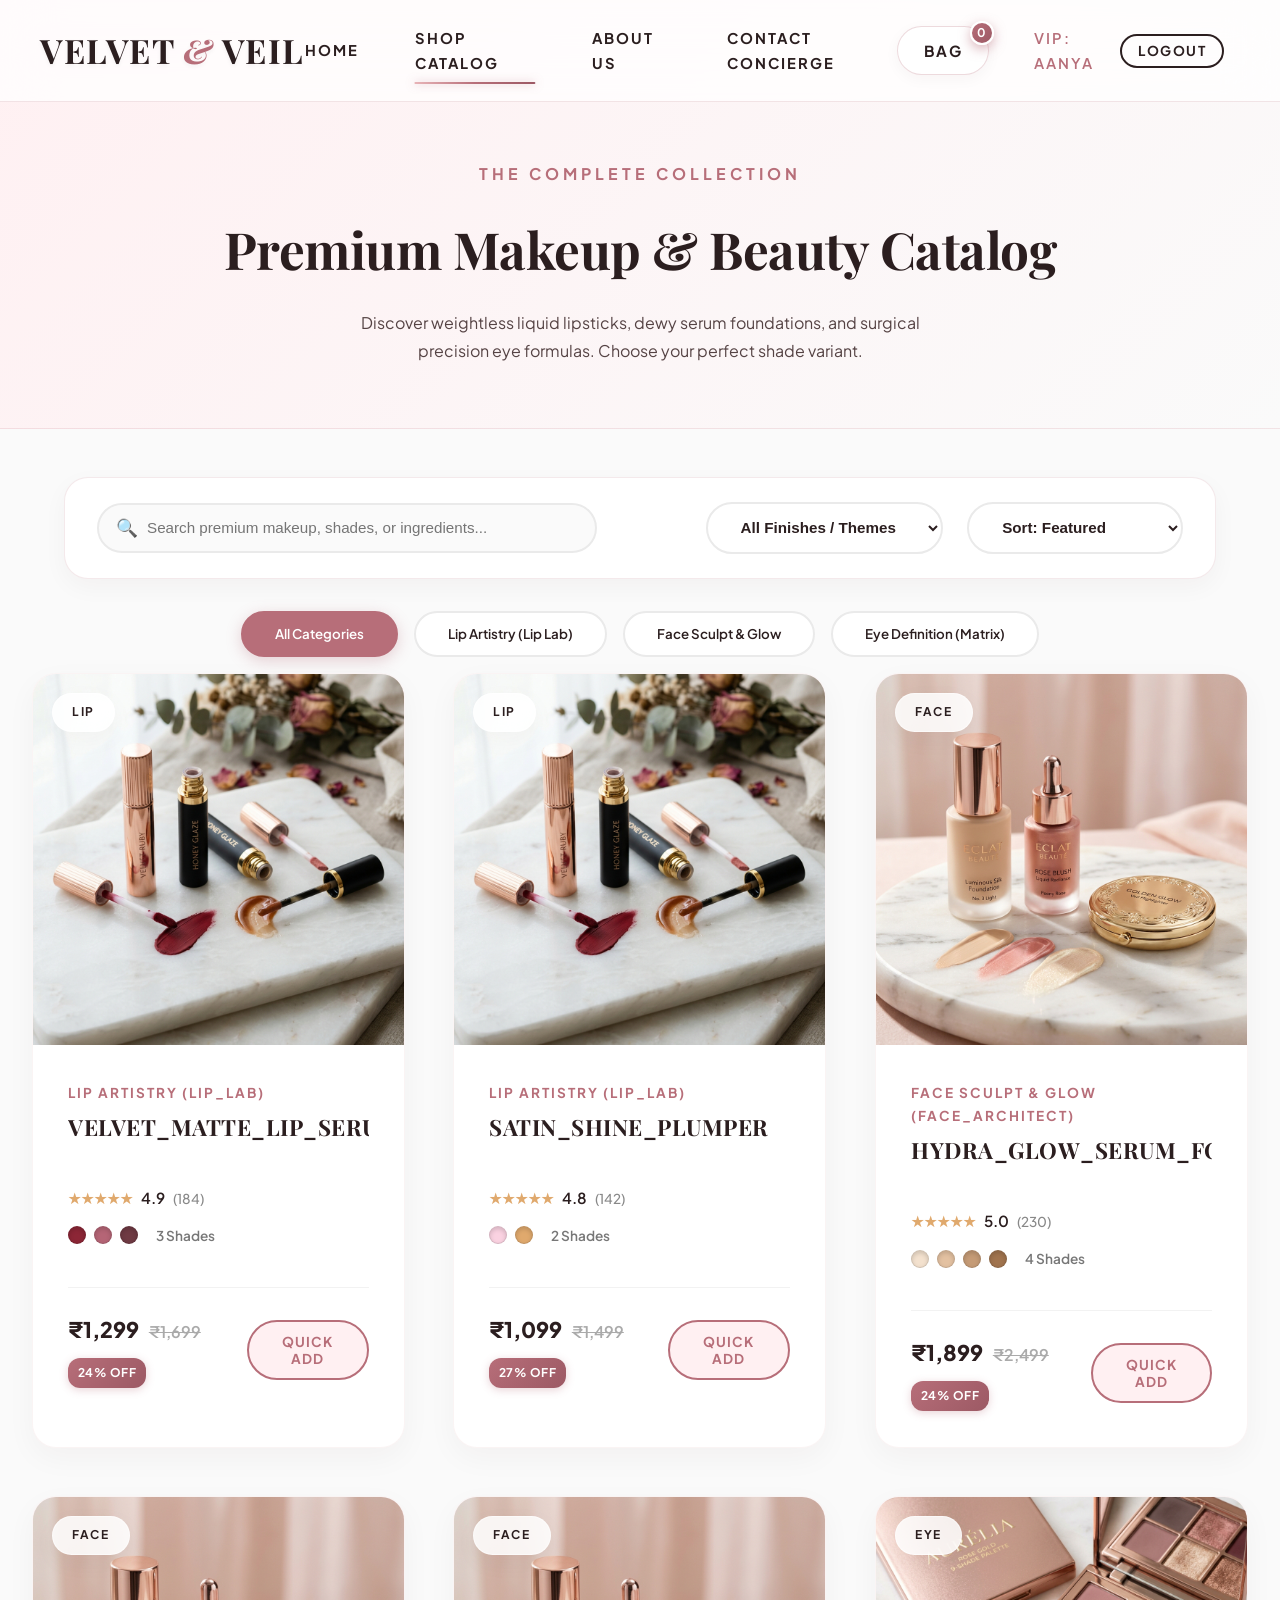
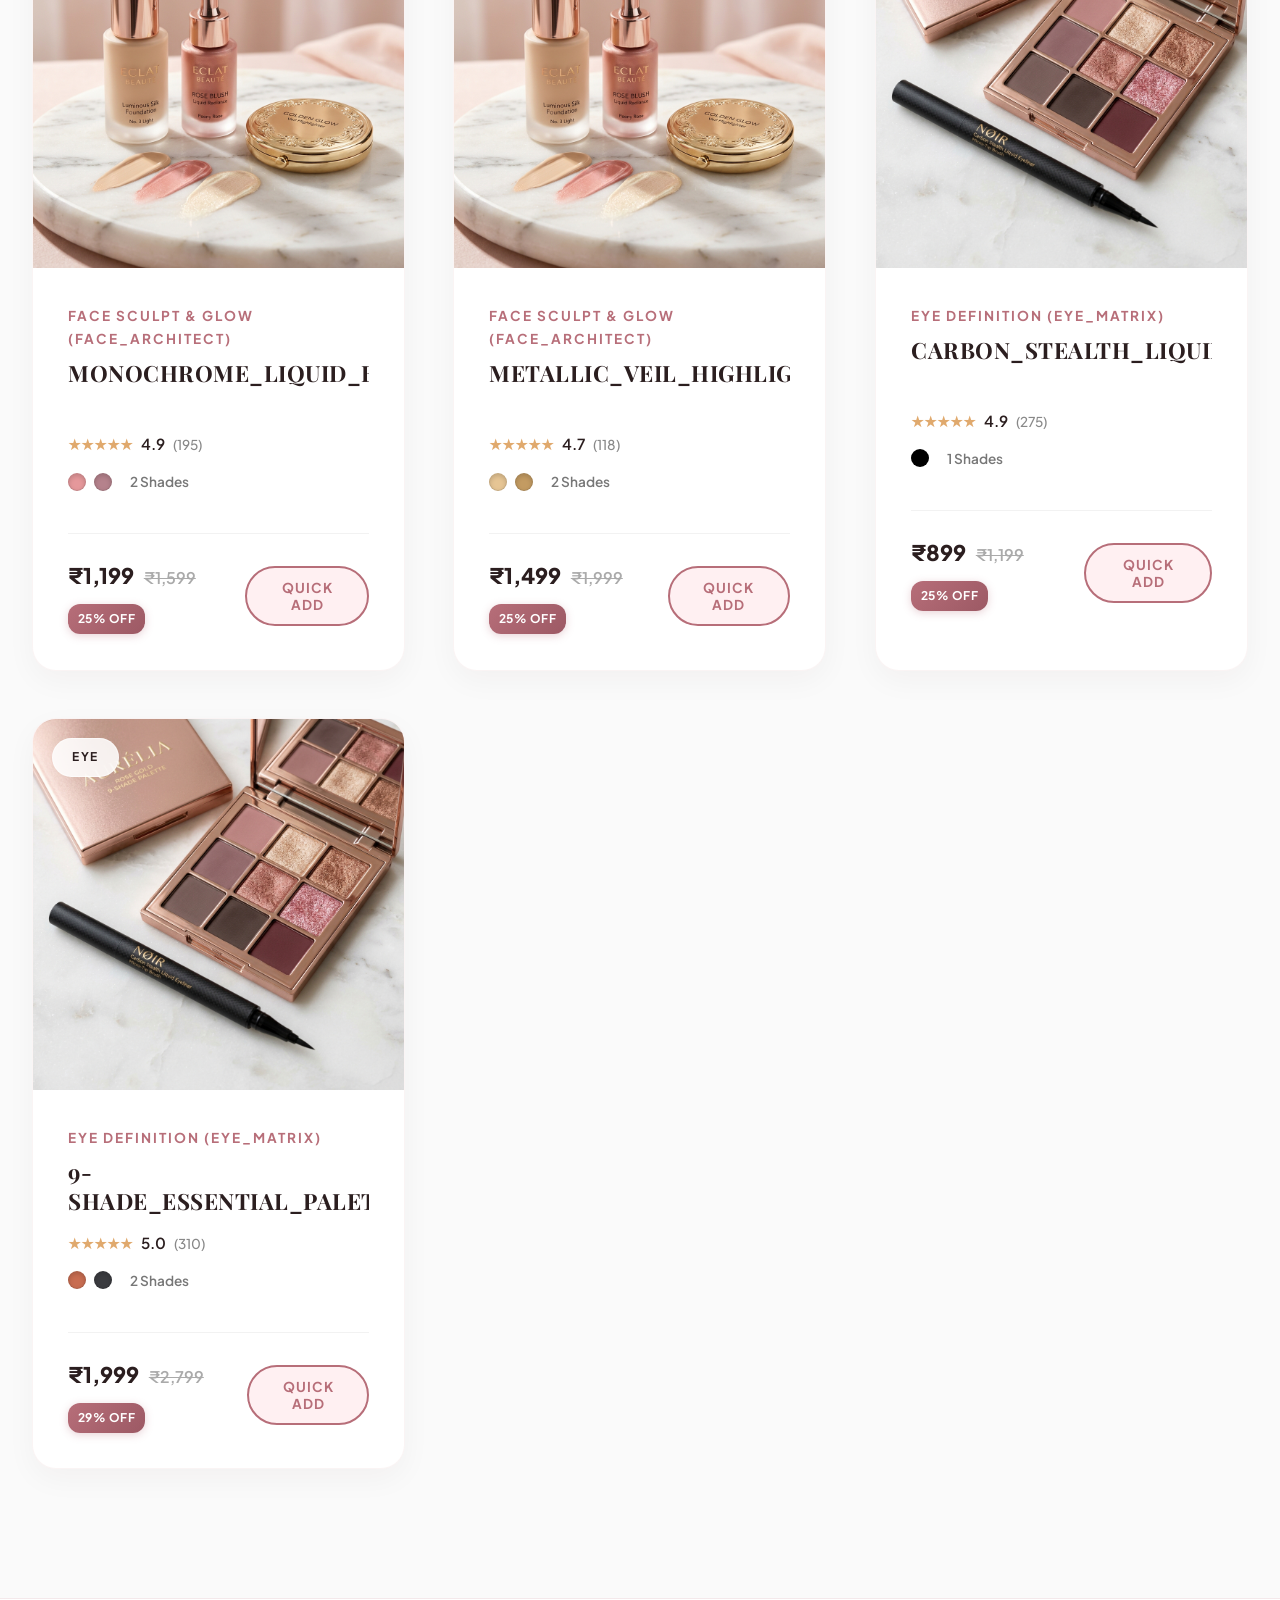
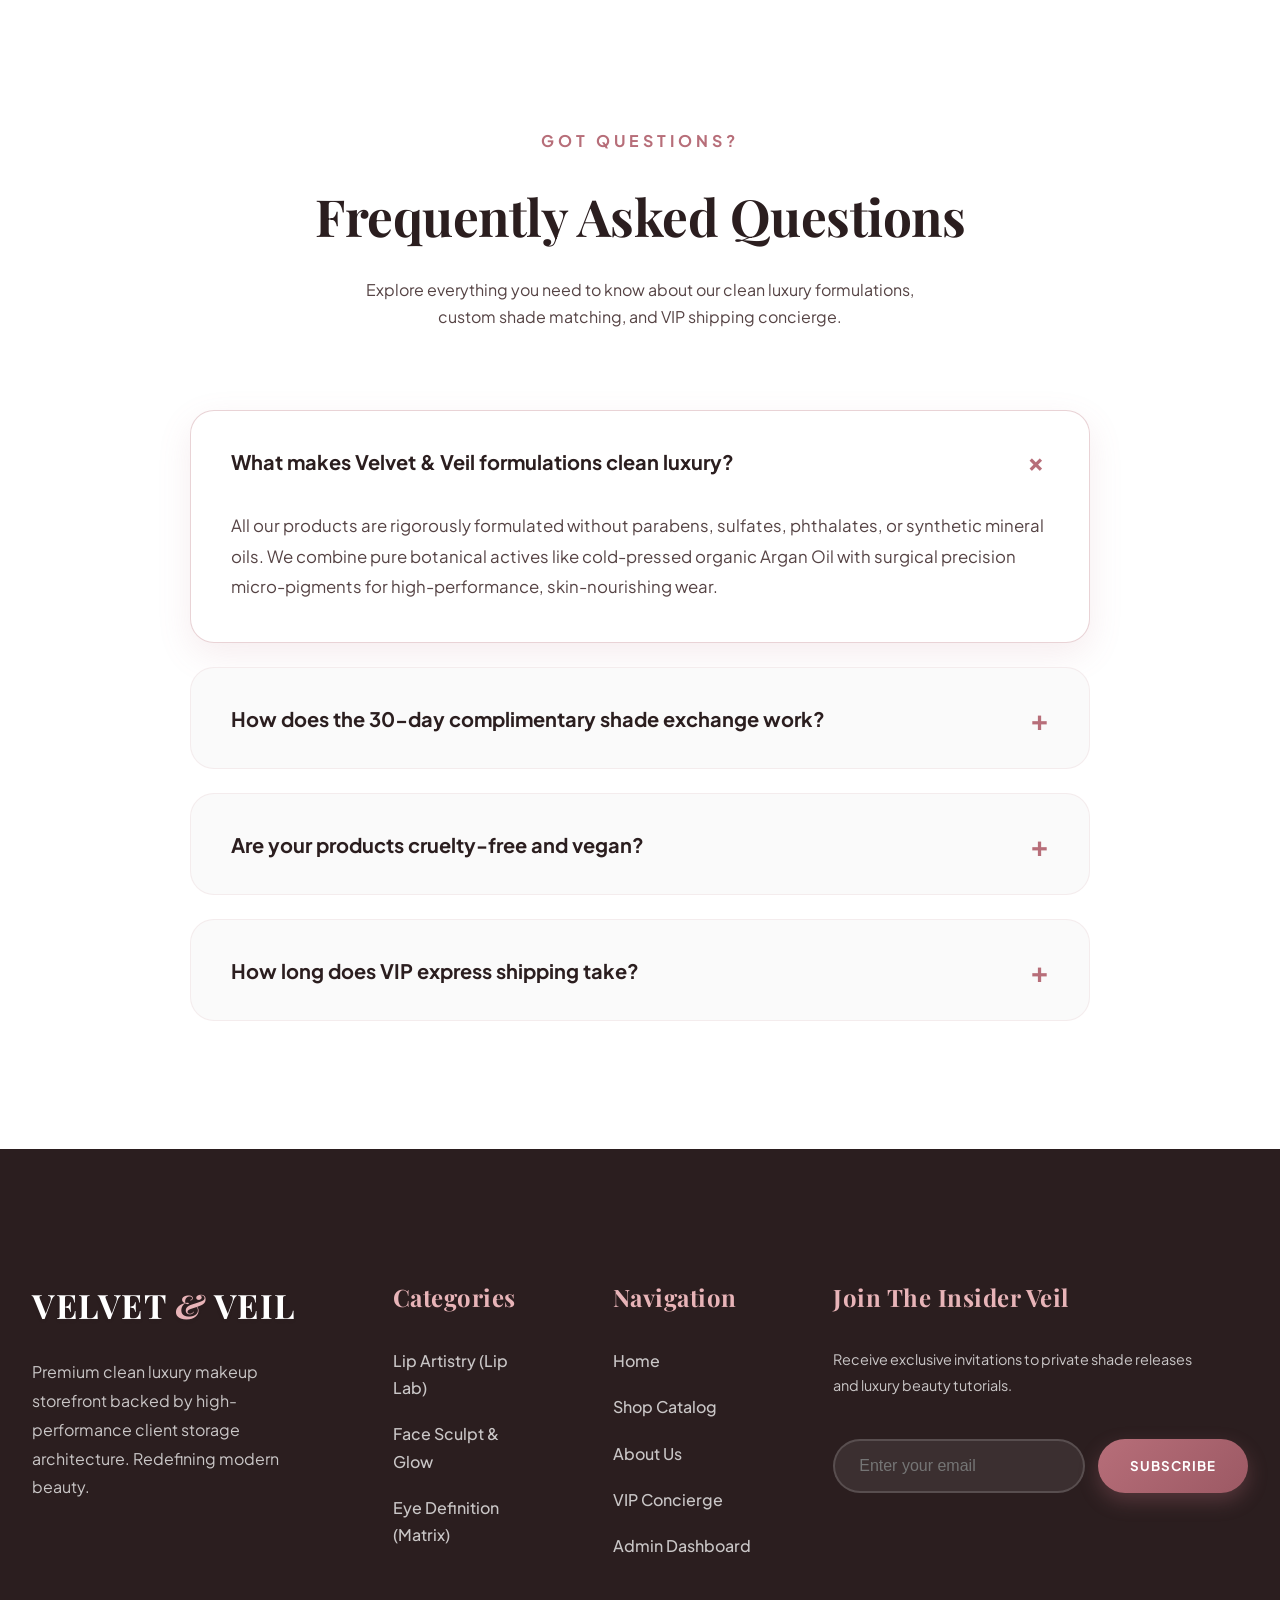
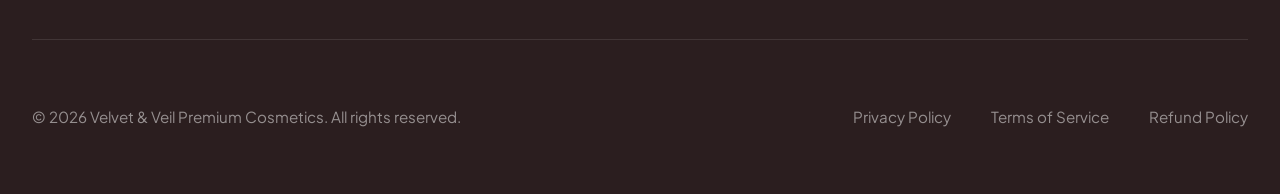
<file: storefront/shop.html>
<!DOCTYPE html>
<html lang="en">
<head>
    <meta charset="UTF-8">
    <meta name="viewport" content="width=device-width, initial-scale=1.0">
    <title>Shop Premium Catalog | Velvet &amp; Veil</title>
    <meta name="description" content="Explore our complete premium makeup catalog. Filter through Lip Lab, Face Architect, and Eye Matrix collections with full shade variants.">
    <link rel="stylesheet" href="../assets/css/style.css">
    <style>
        .shop-header {
            padding: 10rem 2rem 4rem;
            text-align: center;
            background: linear-gradient(135deg, var(--bg-blush) 0%, var(--alabaster) 100%);
            border-bottom: 1px solid var(--glass-border);
        }

        /* --- ADVANCED CATALOG CONTROLS --- */
        .catalog-controls-container {
            max-width: 1400px;
            margin: 3rem auto 1rem;
            padding: 0 2rem;
            display: flex;
            flex-direction: column;
            gap: 2rem;
        }

        .search-and-sort-bar {
            display: flex;
            justify-content: space-between;
            align-items: center;
            gap: 2rem;
            flex-wrap: wrap;
            background: white;
            padding: 1.5rem 2rem;
            border-radius: 24px;
            box-shadow: var(--shadow-sm);
            border: 1px solid var(--glass-border);
        }

        .search-box {
            position: relative;
            flex-grow: 1;
            max-width: 500px;
            min-width: 280px;
        }

        .search-input {
            width: 100%;
            padding: 0.9rem 1.5rem 0.9rem 3rem;
            border-radius: 30px;
            border: 2px solid #eaeaea;
            background: var(--alabaster);
            font-size: 0.95rem;
            color: var(--dark-cocoa);
            transition: var(--transition);
        }

        .search-input:focus {
            outline: none;
            border-color: var(--rose-gold);
            background: white;
            box-shadow: 0 0 10px rgba(183, 110, 121, 0.15);
        }

        .search-icon {
            position: absolute;
            left: 1.2rem;
            top: 50%;
            transform: translateY(-50%);
            font-size: 1.1rem;
            color: #888;
        }

        .filter-select-group {
            display: flex;
            gap: 1.5rem;
            flex-wrap: wrap;
        }

        .filter-select {
            padding: 0.9rem 1.8rem;
            border-radius: 30px;
            border: 2px solid #eaeaea;
            background: white;
            font-size: 0.95rem;
            font-weight: 600;
            color: var(--dark-cocoa);
            cursor: pointer;
            transition: var(--transition);
        }

        .filter-select:hover, .filter-select:focus {
            border-color: var(--rose-gold);
            outline: none;
        }

        .filter-tabs {
            display: flex;
            justify-content: center;
            gap: 1rem;
            flex-wrap: wrap;
        }

        .filter-btn {
            background: white;
            border: 2px solid #eaeaea;
            padding: 0.8rem 2rem;
            border-radius: 30px;
            font-weight: 600;
            color: var(--dark-cocoa);
            transition: var(--transition);
            cursor: pointer;
        }

        .filter-btn:hover, .filter-btn.active {
            background: var(--rose-gold);
            color: white;
            border-color: var(--rose-gold);
            box-shadow: 0 4px 15px rgba(183, 110, 121, 0.3);
        }
    </style>
</head>
<body>

    <!-- Global Header -->
    <header class="site-header">
        <div class="header-container">
            <a href="../index.html" class="brand-logo">
                VELVET <span>&amp;</span> VEIL
            </a>
            <nav class="nav-links">
                <a href="../index.html" class="nav-link">Home</a>
                <a href="./shop.html" class="nav-link active">Shop Catalog</a>
                <a href="./about.html" class="nav-link">About Us</a>
                <a href="./contactus.html" class="nav-link">Contact Concierge</a>
            </nav>
            <div class="header-actions">
                <a href="#" class="cart-toggle" aria-label="Open Cart">
                    Bag
                    <span class="cart-badge">0</span>
                </a>
                <div class="auth-menu">
                    <!-- Dynamically populated by main.js -->
                </div>
            </div>
        </div>
    </header>

    <!-- Shop Header -->
    <section class="shop-header">
        <span class="section-subtitle">The Complete Collection</span>
        <h1 class="section-title">Premium Makeup &amp; Beauty Catalog</h1>
        <p style="max-width: 600px; margin: 1rem auto 0; color: #554344;">Discover weightless liquid lipsticks, dewy serum foundations, and surgical precision eye formulas. Choose your perfect shade variant.</p>
    </section>

    <!-- Main Catalog Section -->
    <main class="section" style="padding-top: 0;">
        <!-- Advanced Catalog Controls -->
        <div class="catalog-controls-container">
            <!-- Search & Sort Bar -->
            <div class="search-and-sort-bar">
                <div class="search-box">
                    <span class="search-icon">&#128269;</span>
                    <input type="text" id="catalog-search" placeholder="Search premium makeup, shades, or ingredients..." class="search-input" aria-label="Search Catalog">
                </div>
                <div class="filter-select-group">
                    <select id="filter-finish" class="filter-select" aria-label="Filter by Finish">
                        <option value="all">All Finishes / Themes</option>
                        <option value="matte">Matte Finish</option>
                        <option value="glow">Dewy / Glow</option>
                        <option value="shimmer">Metallic / Shimmer</option>
                        <option value="waterproof">24h Waterproof</option>
                    </select>
                    <select id="sort-price" class="filter-select" aria-label="Sort by Price">
                        <option value="default">Sort: Featured</option>
                        <option value="low-high">Price: Low to High</option>
                        <option value="high-low">Price: High to Low</option>
                    </select>
                </div>
            </div>

            <!-- Filter Tabs -->
            <div class="filter-tabs">
                <button class="filter-btn active" data-filter="all">All Categories</button>
                <button class="filter-btn" data-filter="lip-lab">Lip Artistry (Lip Lab)</button>
                <button class="filter-btn" data-filter="face-architect">Face Sculpt &amp; Glow</button>
                <button class="filter-btn" data-filter="eye-matrix">Eye Definition (Matrix)</button>
            </div>
        </div>

        <!-- Product Grid -->
        <div class="product-grid shop-product-grid">
            <!-- Dynamically populated by main.js -->
        </div>
    </main>

    <!-- Global FAQ Section -->
    <section class="faq-section">
        <div class="faq-container">
            <div class="section-header">
                <span class="section-subtitle">Got Questions?</span>
                <h2 class="section-title">Frequently Asked Questions</h2>
                <p style="color: #554344; max-width: 600px; margin: 1rem auto 0;">Explore everything you need to know about our clean luxury formulations, custom shade matching, and VIP shipping concierge.</p>
            </div>
            <div class="faq-accordion">
                <div class="faq-item active">
                    <button class="faq-header">
                        <span>What makes Velvet &amp; Veil formulations clean luxury?</span>
                        <span class="faq-toggle">&plus;</span>
                    </button>
                    <div class="faq-content">
                        All our products are rigorously formulated without parabens, sulfates, phthalates, or synthetic mineral oils. We combine pure botanical actives like cold-pressed organic Argan Oil with surgical precision micro-pigments for high-performance, skin-nourishing wear.
                    </div>
                </div>
                <div class="faq-item">
                    <button class="faq-header">
                        <span>How does the 30-day complimentary shade exchange work?</span>
                        <span class="faq-toggle">&plus;</span>
                    </button>
                    <div class="faq-content">
                        We understand that finding your absolute perfect foundation or lip tone online can be challenging. If your selected shade isn't a flawless match, simply contact our VIP concierge within 30 days of delivery. We will immediately dispatch a replacement shade entirely complimentary.
                    </div>
                </div>
                <div class="faq-item">
                    <button class="faq-header">
                        <span>Are your products cruelty-free and vegan?</span>
                        <span class="faq-toggle">&plus;</span>
                    </button>
                    <div class="faq-content">
                        Yes, Velvet &amp; Veil is 100% Leaping Bunny certified cruelty-free. Our entire product architecture is vegan, utilizing advanced plant-derived squalane and synthetic beeswax alternatives to ensure zero animal testing or animal derivatives.
                    </div>
                </div>
                <div class="faq-item">
                    <button class="faq-header">
                        <span>How long does VIP express shipping take?</span>
                        <span class="faq-toggle">&plus;</span>
                    </button>
                    <div class="faq-content">
                        Orders placed before 2:00 PM IST are processed same-day by our flagship lab. VIP Express delivery typically arrives within 1 to 3 business days across major metropolitan areas, complete with live concierge tracking.
                    </div>
                </div>
            </div>
        </div>
    </section>

    <!-- Global Footer -->
    <footer class="site-footer">

        <div class="footer-container">
            <div>
                <a href="../index.html" class="brand-logo" style="color: white; margin-bottom: 1.5rem;">
                    VELVET <span style="color: var(--rose-gold-light);">&amp;</span> VEIL
                </a>
                <p class="footer-desc">Premium clean luxury makeup storefront backed by high-performance client storage architecture. Redefining modern beauty.</p>
            </div>
            <div>
                <h4 class="footer-col-title">Categories</h4>
                <div class="footer-links">
                    <a href="./shop.html" class="footer-link">Lip Artistry (Lip Lab)</a>
                    <a href="./shop.html" class="footer-link">Face Sculpt &amp; Glow</a>
                    <a href="./shop.html" class="footer-link">Eye Definition (Matrix)</a>
                </div>
            </div>
            <div>
                <h4 class="footer-col-title">Navigation</h4>
                <div class="footer-links">
                    <a href="../index.html" class="footer-link">Home</a>
                    <a href="./shop.html" class="footer-link">Shop Catalog</a>
                    <a href="./about.html" class="footer-link">About Us</a>
                    <a href="./contactus.html" class="footer-link">VIP Concierge</a>
                    <a href="../admin/dashboard.html" class="footer-link">Admin Dashboard</a>
                </div>

            </div>
            <div>
                <h4 class="footer-col-title">Join The Insider Veil</h4>
                <p class="footer-desc" style="font-size: 0.9rem;">Receive exclusive invitations to private shade releases and luxury beauty tutorials.</p>
                <div class="newsletter-form">
                    <input type="email" placeholder="Enter your email" class="newsletter-input" aria-label="Email Address">
                    <button class="newsletter-btn">Subscribe</button>
                </div>
            </div>
        </div>
        <div class="footer-bottom">
            <div>&copy; 2026 Velvet &amp; Veil Premium Cosmetics. All rights reserved.</div>
            <div class="footer-legal-links">
                <a href="../legal/privacy.html">Privacy Policy</a>
                <a href="../legal/terms.html">Terms of Service</a>
                <a href="../legal/refund.html">Refund Policy</a>
            </div>
        </div>
    </footer>

    <!-- Scripts -->
    <script src="../assets/js/store.js"></script>
    <script src="../assets/js/main.js"></script>
</body>
</html>
</file>
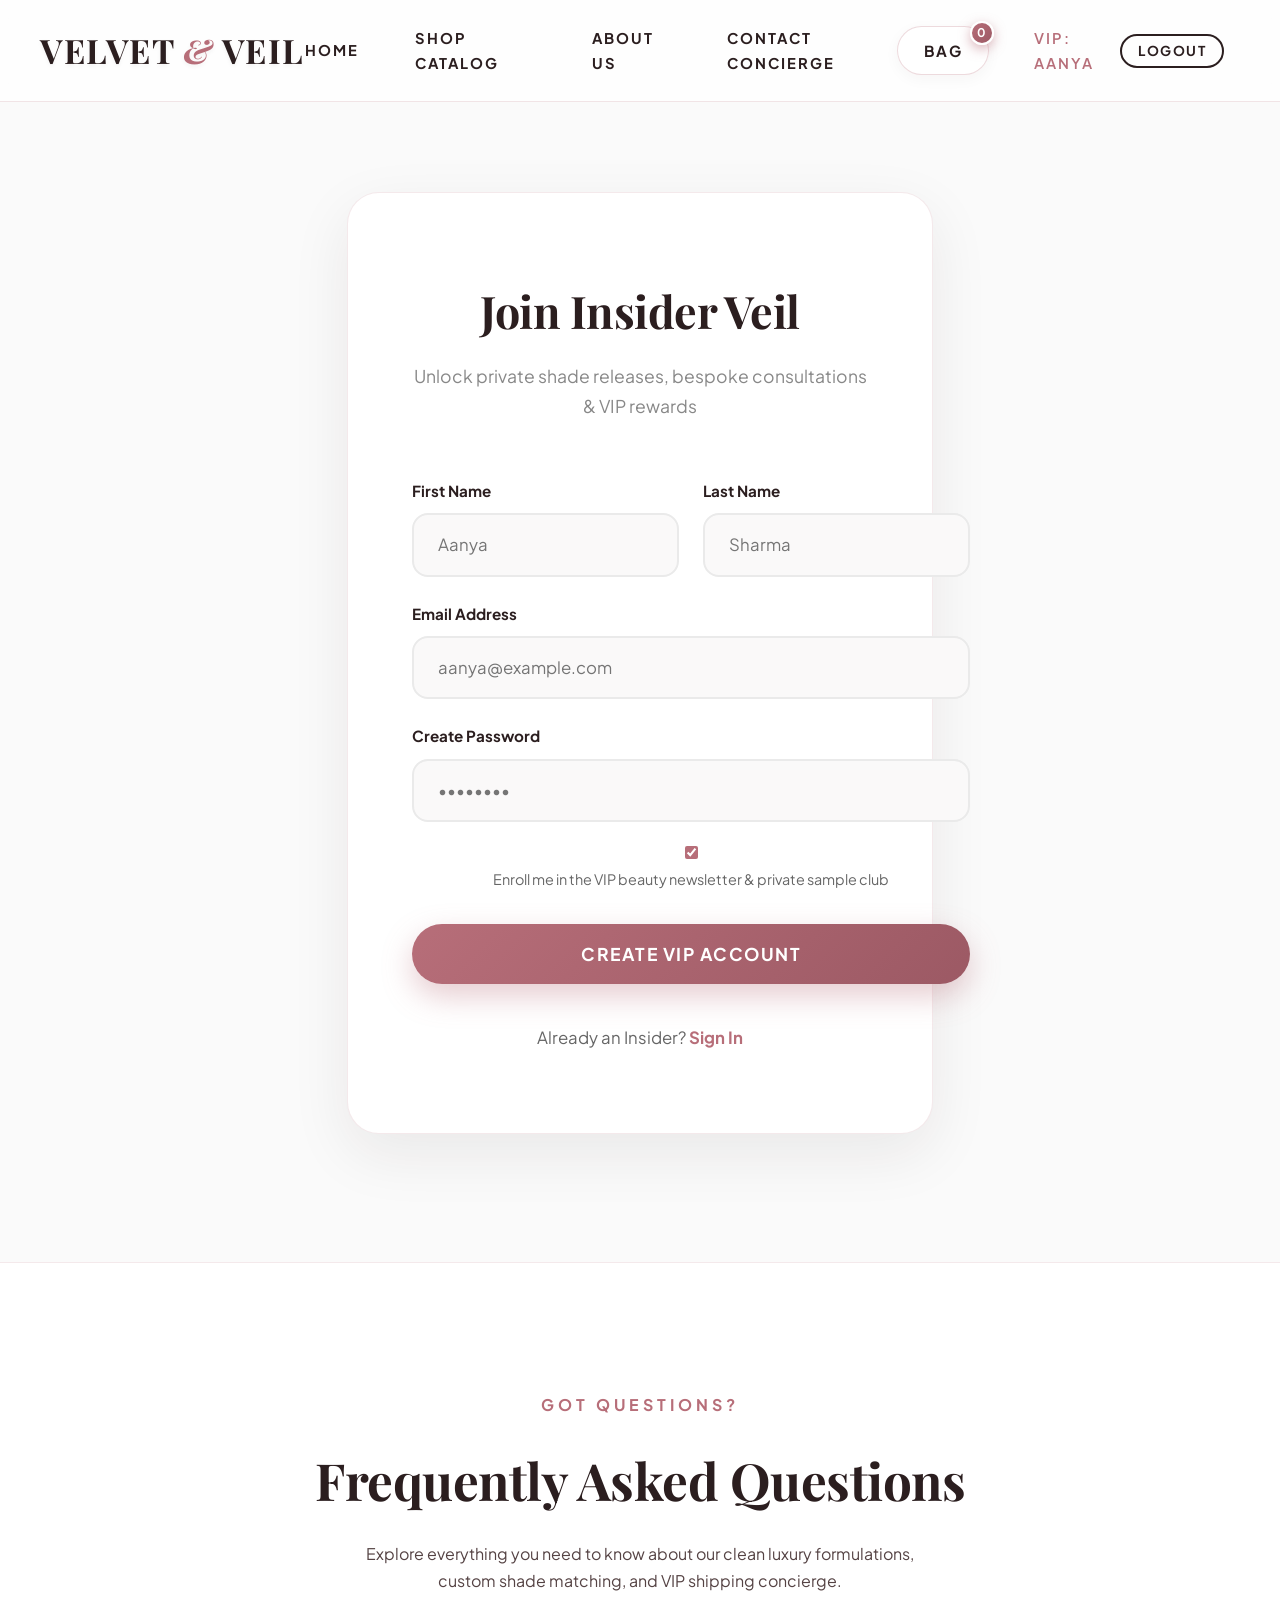
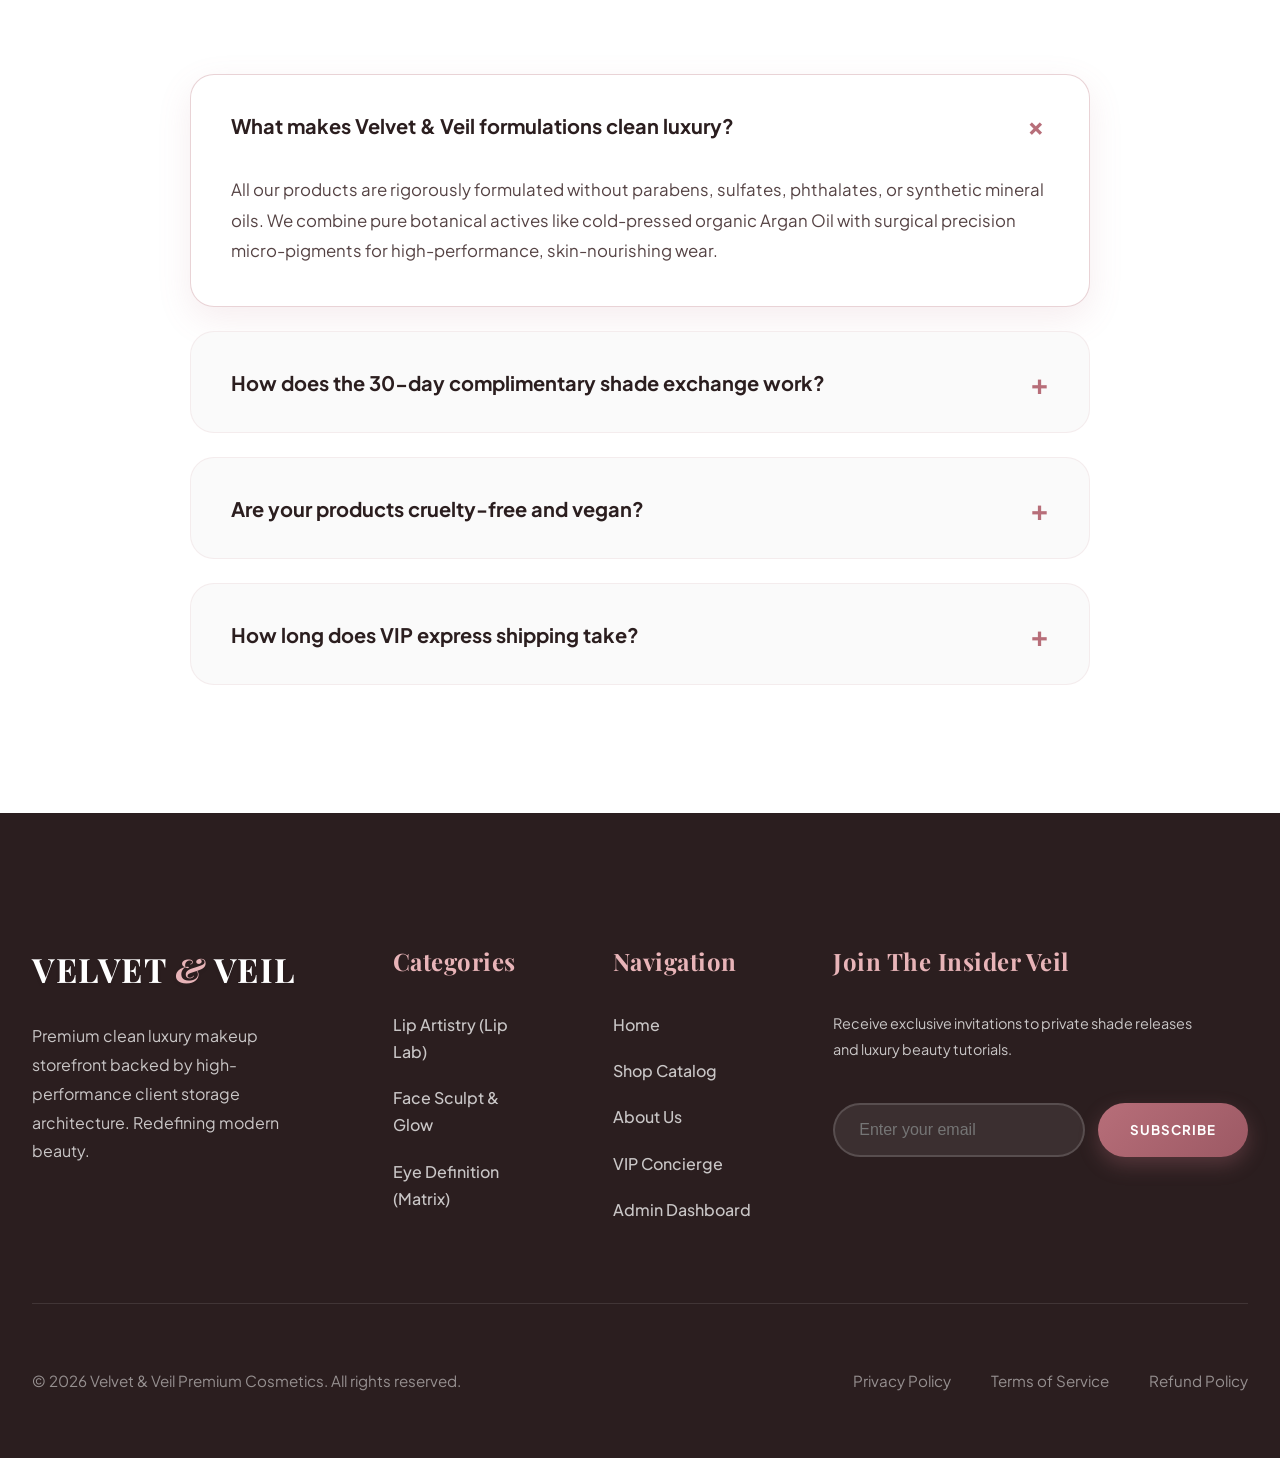
<file: storefront/signup.html>
<!DOCTYPE html>
<html lang="en">
<head>
    <meta charset="UTF-8">
    <meta name="viewport" content="width=device-width, initial-scale=1.0">
    <title>Join Insider Veil | Velvet &amp; Veil</title>
    <meta name="description" content="Sign up for a Velvet & Veil premium beauty account. Unlock private shade releases, luxury rewards, and bespoke concierge consultations.">
    <link rel="stylesheet" href="../assets/css/style.css">
</head>
<body>

    <!-- Global Header -->
    <header class="site-header">
        <div class="header-container">
            <a href="../index.html" class="brand-logo">
                VELVET <span>&amp;</span> VEIL
            </a>
            <nav class="nav-links">
                <a href="../index.html" class="nav-link">Home</a>
                <a href="./shop.html" class="nav-link">Shop Catalog</a>
                <a href="./about.html" class="nav-link">About Us</a>
                <a href="./contactus.html" class="nav-link">Contact Concierge</a>
            </nav>
            <div class="header-actions">
                <a href="#" class="cart-toggle" aria-label="Open Cart">
                    Bag
                    <span class="cart-badge">0</span>
                </a>
                <div class="auth-menu">
                    <!-- Dynamically populated by main.js -->
                </div>
            </div>
        </div>
    </header>

    <!-- Signup Section -->
    <main class="auth-section" style="max-width: 650px;">
        <div class="auth-box">
            <h1 class="auth-title">Join Insider Veil</h1>
            <p class="auth-subtitle">Unlock private shade releases, bespoke consultations &amp; VIP rewards</p>

            <form class="signup-form">
                <div class="form-grid" style="gap: 1.5rem;">
                    <div class="form-group">
                        <label class="form-label">First Name</label>
                        <input type="text" name="fname" class="form-input" required placeholder="Aanya">
                    </div>
                    <div class="form-group">
                        <label class="form-label">Last Name</label>
                        <input type="text" name="lname" class="form-input" required placeholder="Sharma">
                    </div>
                    <div class="form-group full-width">
                        <label class="form-label">Email Address</label>
                        <input type="email" name="email" class="form-input" required placeholder="aanya@example.com">
                    </div>
                    <div class="form-group full-width">
                        <label class="form-label">Create Password</label>
                        <input type="password" name="password" class="form-input" required placeholder="••••••••">
                    </div>
                    <div class="form-group full-width" style="display: flex; align-items: center; gap: 0.5rem; font-size: 0.9rem; color: #666;">
                        <input type="checkbox" id="newsletter" checked style="accent-color: var(--rose-gold);">
                        <label for="newsletter">Enroll me in the VIP beauty newsletter &amp; private sample club</label>
                    </div>
                    <div class="form-group full-width">
                        <button type="submit" class="btn-primary" style="width: 100%; padding: 1.2rem; font-size: 1.1rem; margin-top: 0.5rem;">Create VIP Account</button>
                    </div>
                </div>
            </form>

            <div class="auth-switch">
                Already an Insider? <a href="./login.html">Sign In</a>
            </div>
        </div>
    </main>

    <!-- Global FAQ Section -->
    <section class="faq-section">
        <div class="faq-container">
            <div class="section-header">
                <span class="section-subtitle">Got Questions?</span>
                <h2 class="section-title">Frequently Asked Questions</h2>
                <p style="color: #554344; max-width: 600px; margin: 1rem auto 0;">Explore everything you need to know about our clean luxury formulations, custom shade matching, and VIP shipping concierge.</p>
            </div>
            <div class="faq-accordion">
                <div class="faq-item active">
                    <button class="faq-header">
                        <span>What makes Velvet &amp; Veil formulations clean luxury?</span>
                        <span class="faq-toggle">&plus;</span>
                    </button>
                    <div class="faq-content">
                        All our products are rigorously formulated without parabens, sulfates, phthalates, or synthetic mineral oils. We combine pure botanical actives like cold-pressed organic Argan Oil with surgical precision micro-pigments for high-performance, skin-nourishing wear.
                    </div>
                </div>
                <div class="faq-item">
                    <button class="faq-header">
                        <span>How does the 30-day complimentary shade exchange work?</span>
                        <span class="faq-toggle">&plus;</span>
                    </button>
                    <div class="faq-content">
                        We understand that finding your absolute perfect foundation or lip tone online can be challenging. If your selected shade isn't a flawless match, simply contact our VIP concierge within 30 days of delivery. We will immediately dispatch a replacement shade entirely complimentary.
                    </div>
                </div>
                <div class="faq-item">
                    <button class="faq-header">
                        <span>Are your products cruelty-free and vegan?</span>
                        <span class="faq-toggle">&plus;</span>
                    </button>
                    <div class="faq-content">
                        Yes, Velvet &amp; Veil is 100% Leaping Bunny certified cruelty-free. Our entire product architecture is vegan, utilizing advanced plant-derived squalane and synthetic beeswax alternatives to ensure zero animal testing or animal derivatives.
                    </div>
                </div>
                <div class="faq-item">
                    <button class="faq-header">
                        <span>How long does VIP express shipping take?</span>
                        <span class="faq-toggle">&plus;</span>
                    </button>
                    <div class="faq-content">
                        Orders placed before 2:00 PM IST are processed same-day by our flagship lab. VIP Express delivery typically arrives within 1 to 3 business days across major metropolitan areas, complete with live concierge tracking.
                    </div>
                </div>
            </div>
        </div>
    </section>

    <!-- Global Footer -->
    <footer class="site-footer">

        <div class="footer-container">
            <div>
                <a href="../index.html" class="brand-logo" style="color: white; margin-bottom: 1.5rem;">
                    VELVET <span style="color: var(--rose-gold-light);">&amp;</span> VEIL
                </a>
                <p class="footer-desc">Premium clean luxury makeup storefront backed by high-performance client storage architecture. Redefining modern beauty.</p>
            </div>
            <div>
                <h4 class="footer-col-title">Categories</h4>
                <div class="footer-links">
                    <a href="./shop.html" class="footer-link">Lip Artistry (Lip Lab)</a>
                    <a href="./shop.html" class="footer-link">Face Sculpt &amp; Glow</a>
                    <a href="./shop.html" class="footer-link">Eye Definition (Matrix)</a>
                </div>
            </div>
            <div>
                <h4 class="footer-col-title">Navigation</h4>
                <div class="footer-links">
                    <a href="../index.html" class="footer-link">Home</a>
                    <a href="./shop.html" class="footer-link">Shop Catalog</a>
                    <a href="./about.html" class="footer-link">About Us</a>
                    <a href="./contactus.html" class="footer-link">VIP Concierge</a>
                    <a href="../admin/dashboard.html" class="footer-link">Admin Dashboard</a>
                </div>

            </div>
            <div>
                <h4 class="footer-col-title">Join The Insider Veil</h4>
                <p class="footer-desc" style="font-size: 0.9rem;">Receive exclusive invitations to private shade releases and luxury beauty tutorials.</p>
                <div class="newsletter-form">
                    <input type="email" placeholder="Enter your email" class="newsletter-input" aria-label="Email Address">
                    <button class="newsletter-btn">Subscribe</button>
                </div>
            </div>
        </div>
        <div class="footer-bottom">
            <div>&copy; 2026 Velvet &amp; Veil Premium Cosmetics. All rights reserved.</div>
            <div class="footer-legal-links">
                <a href="../legal/privacy.html">Privacy Policy</a>
                <a href="../legal/terms.html">Terms of Service</a>
                <a href="../legal/refund.html">Refund Policy</a>
            </div>
        </div>
    </footer>

    <!-- Scripts -->
    <script src="../assets/js/store.js"></script>
    <script src="../assets/js/main.js"></script>
</body>
</html>
</file>
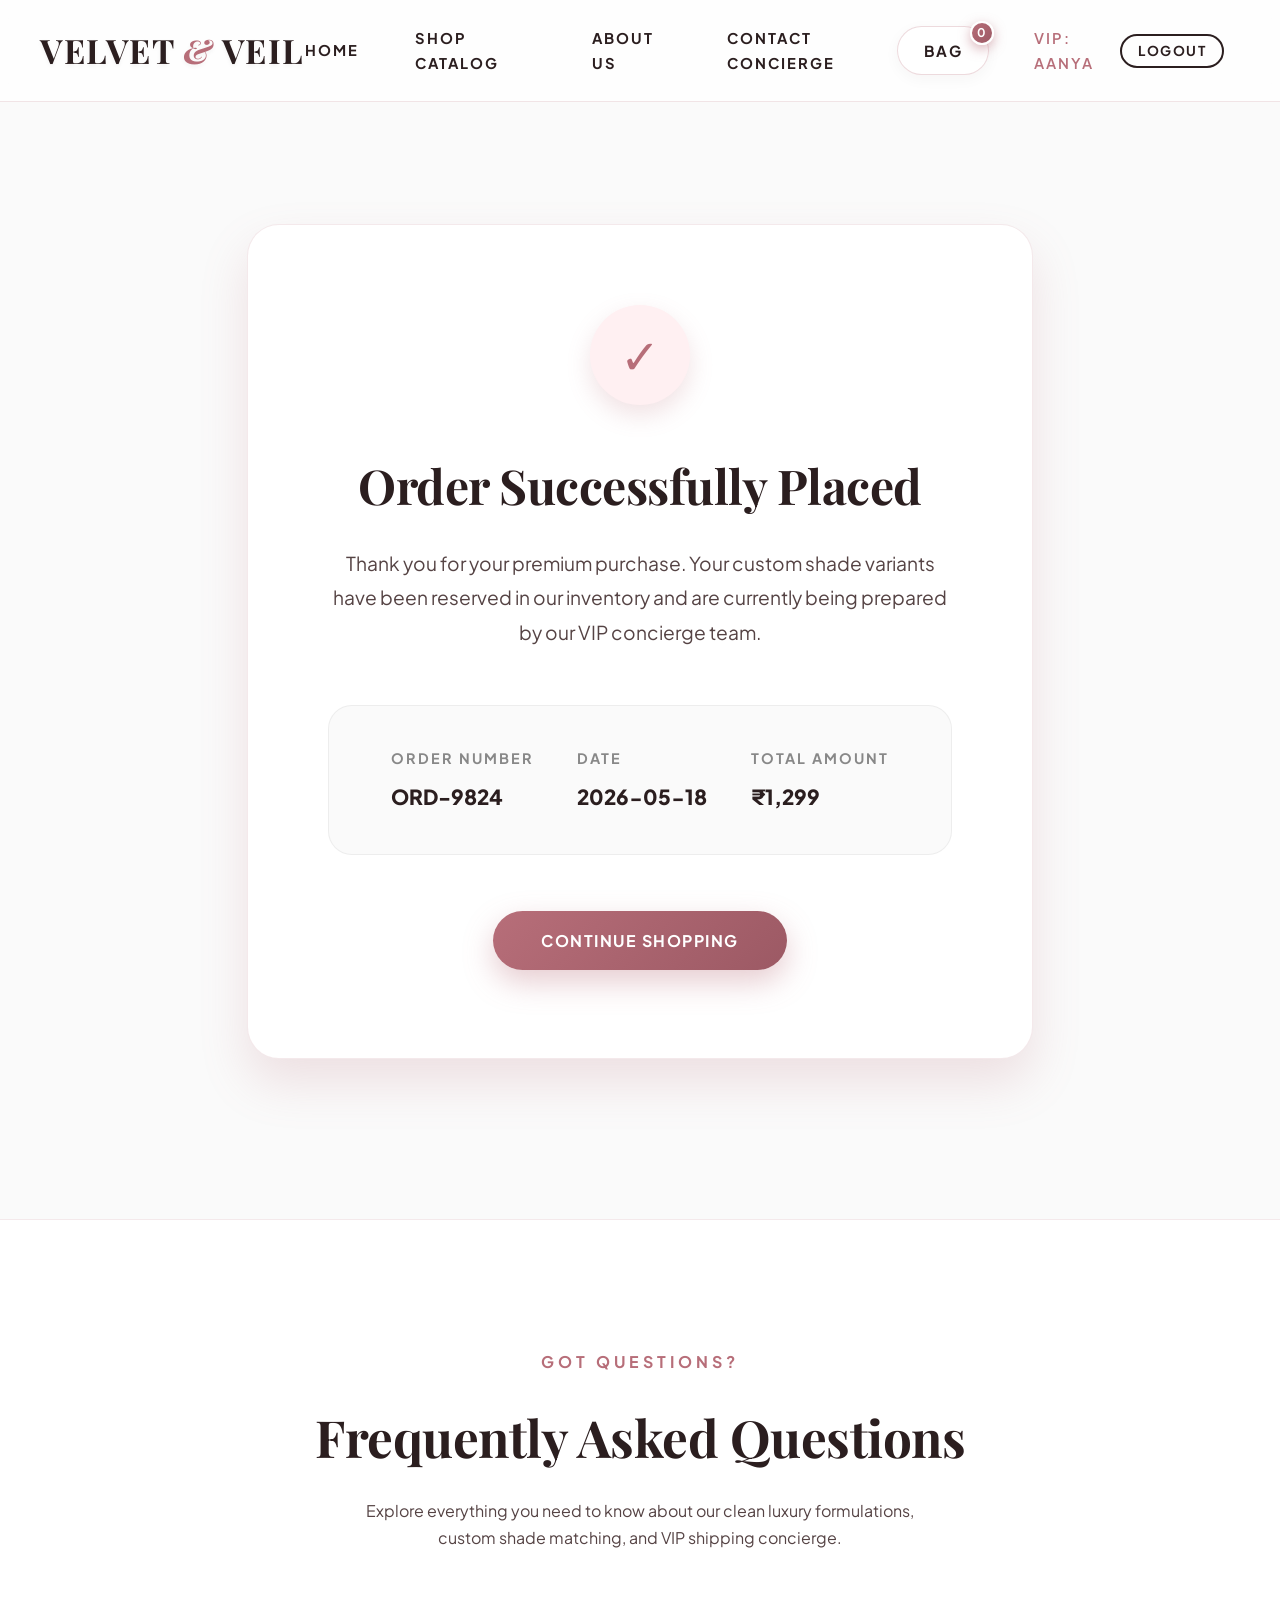
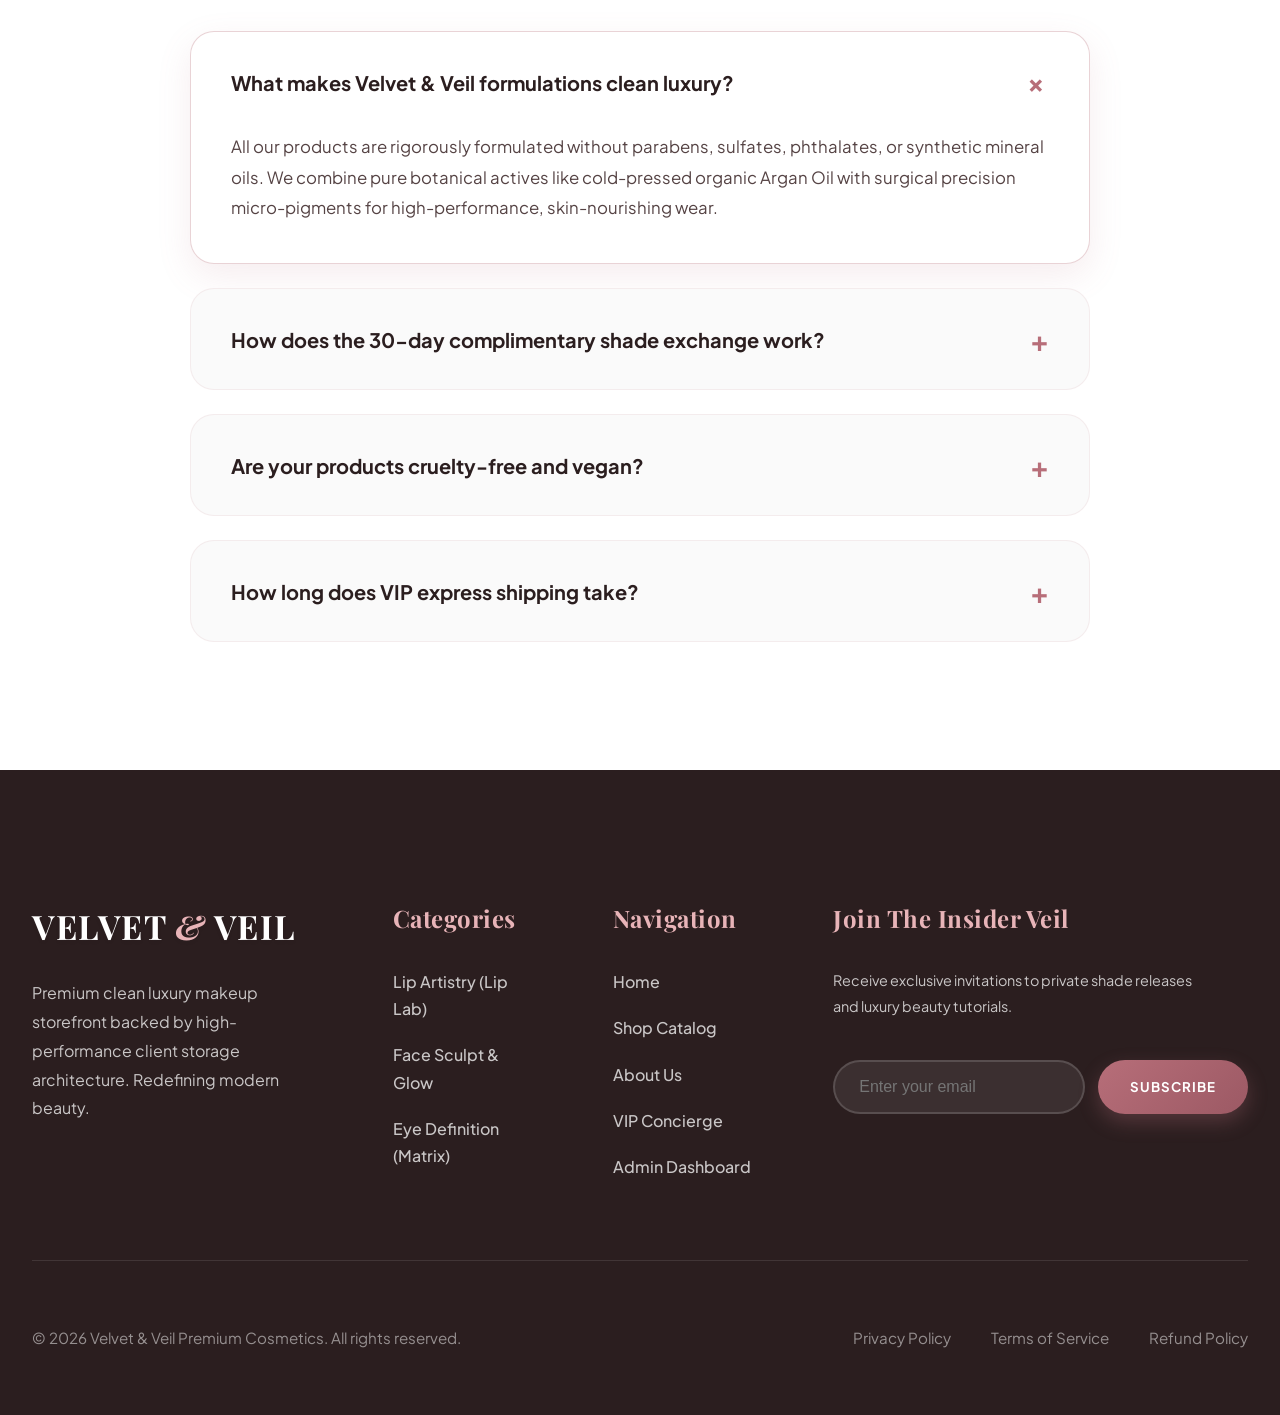
<file: storefront/success.html>
<!DOCTYPE html>
<html lang="en">
<head>
    <meta charset="UTF-8">
    <meta name="viewport" content="width=device-width, initial-scale=1.0">
    <title>Order Confirmation | Velvet &amp; Veil</title>
    <meta name="description" content="Your premium makeup order has been successfully placed. Thank you for choosing Velvet & Veil luxury cosmetics.">
    <link rel="stylesheet" href="../assets/css/style.css">
</head>
<body>

    <!-- Global Header -->
    <header class="site-header">
        <div class="header-container">
            <a href="../index.html" class="brand-logo">
                VELVET <span>&amp;</span> VEIL
            </a>
            <nav class="nav-links">
                <a href="../index.html" class="nav-link">Home</a>
                <a href="./shop.html" class="nav-link">Shop Catalog</a>
                <a href="./about.html" class="nav-link">About Us</a>
                <a href="./contactus.html" class="nav-link">Contact Concierge</a>
            </nav>
            <div class="header-actions">
                <a href="#" class="cart-toggle" aria-label="Open Cart">
                    Bag
                    <span class="cart-badge">0</span>
                </a>
                <div class="auth-menu">
                    <!-- Dynamically populated by main.js -->
                </div>
            </div>
        </div>
    </header>

    <!-- Success Section -->
    <main class="success-section">
        <div class="success-box">
            <div class="success-icon">&check;</div>
            <h1 class="success-title">Order Successfully Placed</h1>
            <p class="success-desc">Thank you for your premium purchase. Your custom shade variants have been reserved in our inventory and are currently being prepared by our VIP concierge team.</p>

            <div class="order-meta">
                <div class="meta-item">
                    <span class="meta-label">Order Number</span>
                    <span class="meta-val order-id-val">ORD-9824</span>
                </div>
                <div class="meta-item">
                    <span class="meta-label">Date</span>
                    <span class="meta-val order-date-val">2026-05-18</span>
                </div>
                <div class="meta-item">
                    <span class="meta-label">Total Amount</span>
                    <span class="meta-val order-total-val">₹1,299</span>
                </div>
            </div>

            <a href="./shop.html" class="btn-primary" style="padding: 1rem 3rem;">Continue Shopping</a>
        </div>
    </main>

    <!-- Global FAQ Section -->
    <section class="faq-section">
        <div class="faq-container">
            <div class="section-header">
                <span class="section-subtitle">Got Questions?</span>
                <h2 class="section-title">Frequently Asked Questions</h2>
                <p style="color: #554344; max-width: 600px; margin: 1rem auto 0;">Explore everything you need to know about our clean luxury formulations, custom shade matching, and VIP shipping concierge.</p>
            </div>
            <div class="faq-accordion">
                <div class="faq-item active">
                    <button class="faq-header">
                        <span>What makes Velvet &amp; Veil formulations clean luxury?</span>
                        <span class="faq-toggle">&plus;</span>
                    </button>
                    <div class="faq-content">
                        All our products are rigorously formulated without parabens, sulfates, phthalates, or synthetic mineral oils. We combine pure botanical actives like cold-pressed organic Argan Oil with surgical precision micro-pigments for high-performance, skin-nourishing wear.
                    </div>
                </div>
                <div class="faq-item">
                    <button class="faq-header">
                        <span>How does the 30-day complimentary shade exchange work?</span>
                        <span class="faq-toggle">&plus;</span>
                    </button>
                    <div class="faq-content">
                        We understand that finding your absolute perfect foundation or lip tone online can be challenging. If your selected shade isn't a flawless match, simply contact our VIP concierge within 30 days of delivery. We will immediately dispatch a replacement shade entirely complimentary.
                    </div>
                </div>
                <div class="faq-item">
                    <button class="faq-header">
                        <span>Are your products cruelty-free and vegan?</span>
                        <span class="faq-toggle">&plus;</span>
                    </button>
                    <div class="faq-content">
                        Yes, Velvet &amp; Veil is 100% Leaping Bunny certified cruelty-free. Our entire product architecture is vegan, utilizing advanced plant-derived squalane and synthetic beeswax alternatives to ensure zero animal testing or animal derivatives.
                    </div>
                </div>
                <div class="faq-item">
                    <button class="faq-header">
                        <span>How long does VIP express shipping take?</span>
                        <span class="faq-toggle">&plus;</span>
                    </button>
                    <div class="faq-content">
                        Orders placed before 2:00 PM IST are processed same-day by our flagship lab. VIP Express delivery typically arrives within 1 to 3 business days across major metropolitan areas, complete with live concierge tracking.
                    </div>
                </div>
            </div>
        </div>
    </section>

    <!-- Global Footer -->
    <footer class="site-footer">

        <div class="footer-container">
            <div>
                <a href="../index.html" class="brand-logo" style="color: white; margin-bottom: 1.5rem;">
                    VELVET <span style="color: var(--rose-gold-light);">&amp;</span> VEIL
                </a>
                <p class="footer-desc">Premium clean luxury makeup storefront backed by high-performance client storage architecture. Redefining modern beauty.</p>
            </div>
            <div>
                <h4 class="footer-col-title">Categories</h4>
                <div class="footer-links">
                    <a href="./shop.html" class="footer-link">Lip Artistry (Lip Lab)</a>
                    <a href="./shop.html" class="footer-link">Face Sculpt &amp; Glow</a>
                    <a href="./shop.html" class="footer-link">Eye Definition (Matrix)</a>
                </div>
            </div>
            <div>
                <h4 class="footer-col-title">Navigation</h4>
                <div class="footer-links">
                    <a href="../index.html" class="footer-link">Home</a>
                    <a href="./shop.html" class="footer-link">Shop Catalog</a>
                    <a href="./about.html" class="footer-link">About Us</a>
                    <a href="./contactus.html" class="footer-link">VIP Concierge</a>
                    <a href="../admin/dashboard.html" class="footer-link">Admin Dashboard</a>
                </div>

            </div>
            <div>
                <h4 class="footer-col-title">Join The Insider Veil</h4>
                <p class="footer-desc" style="font-size: 0.9rem;">Receive exclusive invitations to private shade releases and luxury beauty tutorials.</p>
                <div class="newsletter-form">
                    <input type="email" placeholder="Enter your email" class="newsletter-input" aria-label="Email Address">
                    <button class="newsletter-btn">Subscribe</button>
                </div>
            </div>
        </div>
        <div class="footer-bottom">
            <div>&copy; 2026 Velvet &amp; Veil Premium Cosmetics. All rights reserved.</div>
            <div class="footer-legal-links">
                <a href="../legal/privacy.html">Privacy Policy</a>
                <a href="../legal/terms.html">Terms of Service</a>
                <a href="../legal/refund.html">Refund Policy</a>
            </div>
        </div>
    </footer>

    <!-- Scripts -->
    <script src="../assets/js/store.js"></script>
    <script src="../assets/js/main.js"></script>
</body>
</html>
</file>
<file: assets/css/style.css>
@import url('https://fonts.googleapis.com/css2?family=Playfair+Display:ital,wght@0,400;0,600;0,700;1,400&family=Plus+Jakarta+Sans:wght@300;400;500;600;700&display=swap');

:root {
    /* User Defined Clean Luxury Palette */
    --bg-blush: #FFF0F2;
    --rose-gold: #B76E79;
    --alabaster: #FAFAFA;
    --dark-cocoa: #2B1E1F;

    /* Auxiliary Luxury Tones */
    --rose-gold-light: #e8b4b8;
    --rose-gold-dark: #9c5964;
    --gold-accent: #D4AF37;
    --gold-light: #E6C594;
    --card-bg: #FFFFFF;
    --glass-bg: rgba(255, 255, 255, 0.75);
    --glass-border: rgba(183, 110, 121, 0.15);
    
    /* Shadows & Transitions */
    --shadow-sm: 0 8px 24px rgba(43, 30, 31, 0.04);
    --shadow-md: 0 12px 36px rgba(43, 30, 31, 0.08);
    --shadow-lg: 0 24px 48px rgba(183, 110, 121, 0.18);
    --transition: all 0.4s cubic-bezier(0.16, 1, 0.3, 1);

    /* Typography */
    --font-heading: 'Playfair Display', Georgia, serif;
    --font-body: 'Plus Jakarta Sans', sans-serif;
}

* {
    margin: 0;
    padding: 0;
    box-sizing: border-box;
}

body {
    font-family: var(--font-body);
    background-color: var(--alabaster);
    color: var(--dark-cocoa);
    line-height: 1.7;
    overflow-x: hidden;
    -webkit-font-smoothing: antialiased;
    -moz-osx-font-smoothing: grayscale;
}

h1, h2, h3, h4, h5, h6 {
    font-family: var(--font-heading);
    color: var(--dark-cocoa);
    font-weight: 700;
    letter-spacing: 0.5px;
}

a {
    color: inherit;
    text-decoration: none;
    transition: var(--transition);
}

ul {
    list-style: none;
}

button {
    cursor: pointer;
    font-family: var(--font-body);
    border: none;
    outline: none;
    transition: var(--transition);
}

/* --- GLOBAL HEADER & NAVIGATION --- */
.site-header {
    position: fixed;
    top: 0;
    left: 0;
    width: 100%;
    z-index: 1000;
    background: rgba(255, 255, 255, 0.82);
    backdrop-filter: blur(25px) saturate(120%);
    -webkit-backdrop-filter: blur(25px) saturate(120%);
    border-bottom: 1px solid rgba(183, 110, 121, 0.18);
    box-shadow: 0 12px 40px rgba(183, 110, 121, 0.08), inset 0 1px 0 rgba(255, 255, 255, 0.9);
    transition: var(--transition);
}

.header-container {
    max-width: 1400px;
    margin: 0 auto;
    padding: 1.1rem 2.5rem;
    display: flex;
    justify-content: space-between;
    align-items: center;
}

.brand-logo {
    font-family: var(--font-heading);
    font-size: 2.1rem;
    font-weight: 700;
    color: var(--dark-cocoa);
    display: flex;
    align-items: center;
    gap: 0.5rem;
    letter-spacing: 1.5px;
    transition: var(--transition);
    text-shadow: 0 2px 4px rgba(43, 30, 31, 0.05);
}

.brand-logo span {
    color: var(--rose-gold);
    font-style: italic;
    display: inline-block;
    transition: transform 0.5s cubic-bezier(0.34, 1.56, 0.64, 1);
}

.brand-logo:hover {
    transform: translateY(-1px);
}

.brand-logo:hover span {
    transform: rotate(15deg) scale(1.15);
    text-shadow: 0 0 12px rgba(183, 110, 121, 0.4);
}

.nav-links {
    display: flex;
    gap: 3.5rem;
    align-items: center;
}

.nav-link {
    font-size: 0.92rem;
    font-weight: 700;
    letter-spacing: 2px;
    text-transform: uppercase;
    position: relative;
    padding: 0.5rem 0;
    color: var(--dark-cocoa);
    transition: var(--transition);
}

.nav-link::after {
    content: '';
    position: absolute;
    bottom: 0;
    left: 50%;
    transform: translateX(-50%);
    width: 0;
    height: 2px;
    background: linear-gradient(90deg, var(--rose-gold-light), var(--rose-gold), var(--rose-gold-dark));
    box-shadow: 0 0 8px rgba(183, 110, 121, 0.5);
    transition: width 0.4s cubic-bezier(0.16, 1, 0.3, 1);
    border-radius: 2px;
}

.nav-link:hover {
    color: var(--rose-gold);
    transform: translateY(-1px);
}

.nav-link:hover::after,
.nav-link.active::after {
    width: 100%;
}

.header-actions {
    display: flex;
    align-items: center;
    gap: 1.8rem;
}

.cart-toggle {
    background: rgba(255, 255, 255, 0.9);
    border: 1px solid rgba(183, 110, 121, 0.25);
    font-size: 0.95rem;
    font-weight: 700;
    color: var(--dark-cocoa);
    position: relative;
    padding: 0.65rem 1.6rem;
    border-radius: 30px;
    display: flex;
    align-items: center;
    justify-content: center;
    text-transform: uppercase;
    letter-spacing: 1.5px;
    box-shadow: 0 4px 15px rgba(43, 30, 31, 0.04);
    transition: var(--transition);
}

.cart-toggle:hover {
    background: white;
    border-color: var(--rose-gold);
    color: var(--rose-gold);
    transform: translateY(-2px);
    box-shadow: 0 8px 25px rgba(183, 110, 121, 0.2);
}

.cart-badge {
    position: absolute;
    top: -6px;
    right: -6px;
    background: linear-gradient(135deg, var(--rose-gold) 0%, var(--rose-gold-dark) 100%);
    color: white;
    font-size: 0.75rem;
    font-weight: 700;
    width: 24px;
    height: 24px;
    border-radius: 50%;
    display: flex;
    align-items: center;
    justify-content: center;
    box-shadow: 0 4px 12px rgba(183, 110, 121, 0.5);
    border: 2px solid white;
    transition: transform 0.3s cubic-bezier(0.34, 1.56, 0.64, 1);
}

.cart-toggle:hover .cart-badge {
    transform: scale(1.15) rotate(5deg);
}

.btn-admin {
    background-color: transparent;
    border: 2px solid var(--rose-gold);
    color: var(--rose-gold);
    padding: 0.65rem 1.6rem;
    border-radius: 30px;
    font-size: 0.85rem;
    font-weight: 700;
    text-transform: uppercase;
    letter-spacing: 1.5px;
    transition: var(--transition);
    backdrop-filter: blur(5px);
}

.btn-admin:hover {
    background: linear-gradient(135deg, var(--rose-gold) 0%, var(--rose-gold-dark) 100%);
    color: white;
    border-color: transparent;
    box-shadow: 0 8px 25px rgba(183, 110, 121, 0.35);
    transform: translateY(-2px);
}

/* --- HERO SECTION --- */
.hero {
    min-height: 100vh;
    display: flex;
    align-items: center;
    position: relative;
    padding: 10rem 2rem 6rem;
    background: linear-gradient(135deg, var(--bg-blush) 0%, var(--alabaster) 100%);
    overflow: hidden;
}

.hero-container {
    max-width: 1400px;
    margin: 0 auto;
    width: 100%;
    display: grid;
    grid-template-columns: 1.1fr 0.9fr;
    gap: 5rem;
    align-items: center;
    z-index: 2;
}

.hero-content {
    max-width: 700px;
}

.hero-subtitle {
    font-size: 1.05rem;
    font-weight: 700;
    text-transform: uppercase;
    letter-spacing: 4px;
    color: var(--rose-gold);
    margin-bottom: 1.5rem;
    display: inline-block;
    background: rgba(183, 110, 121, 0.1);
    padding: 0.4rem 1.2rem;
    border-radius: 20px;
}

.hero-title {
    font-size: 5.2rem;
    line-height: 1.1;
    margin-bottom: 2.2rem;
    color: var(--dark-cocoa);
    letter-spacing: -0.5px;
}

.hero-title span {
    color: var(--rose-gold);
    font-style: italic;
    background: linear-gradient(120deg, var(--rose-gold), var(--rose-gold-dark));
    -webkit-background-clip: text;
    -webkit-text-fill-color: transparent;
}

.hero-desc {
    font-size: 1.25rem;
    color: #554344;
    margin-bottom: 3.5rem;
    font-weight: 400;
    line-height: 1.8;
}

.hero-actions {
    display: flex;
    gap: 2rem;
    align-items: center;
}

.btn-primary {
    background: linear-gradient(135deg, var(--rose-gold) 0%, var(--rose-gold-dark) 100%);
    color: white;
    padding: 1.2rem 3rem;
    border-radius: 40px;
    font-size: 1rem;
    font-weight: 700;
    text-transform: uppercase;
    letter-spacing: 1.5px;
    box-shadow: 0 12px 30px rgba(183, 110, 121, 0.35);
    position: relative;
    overflow: hidden;
    display: inline-block;
    text-align: center;
}

.btn-primary::after {
    content: '';
    position: absolute;
    top: 0;
    left: -100%;
    width: 100%;
    height: 100%;
    background: linear-gradient(90deg, transparent, rgba(255,255,255,0.3), transparent);
    transition: 0.6s cubic-bezier(0.16, 1, 0.3, 1);
}

.btn-primary:hover::after {
    left: 100%;
}

.btn-primary:hover {
    transform: translateY(-4px);
    box-shadow: 0 16px 35px rgba(183, 110, 121, 0.45);
}

.btn-secondary {
    background-color: transparent;
    color: var(--dark-cocoa);
    border: 2px solid var(--dark-cocoa);
    padding: 1.2rem 3rem;
    border-radius: 40px;
    font-size: 1rem;
    font-weight: 700;
    text-transform: uppercase;
    letter-spacing: 1.5px;
}

.btn-secondary:hover {
    background-color: var(--dark-cocoa);
    color: white;
    transform: translateY(-4px);
    box-shadow: 0 12px 30px rgba(43, 30, 31, 0.2);
}

.hero-image-wrapper {
    position: relative;
    display: flex;
    justify-content: center;
    align-items: center;
}

.hero-image-bg {
    position: absolute;
    width: 500px;
    height: 500px;
    background: radial-gradient(circle, var(--rose-gold-light) 0%, rgba(183,110,121,0) 70%);
    opacity: 0.4;
    border-radius: 50%;
    filter: blur(50px);
    z-index: 1;
}

.hero-img {
    width: 100%;
    max-width: 600px;
    height: auto;
    object-fit: contain;
    z-index: 2;
    filter: drop-shadow(0 30px 60px rgba(43, 30, 31, 0.25));
    animation: float 7s ease-in-out infinite;
}

@keyframes float {
    0% { transform: translateY(0px) rotate(0deg); }
    50% { transform: translateY(-20px) rotate(2deg); }
    100% { transform: translateY(0px) rotate(0deg); }
}

/* --- CATEGORY ARCHITECTURE SECTION --- */
.section {
    padding: 8rem 2rem;
    max-width: 1400px;
    margin: 0 auto;
}

.section-header {
    text-align: center;
    margin-bottom: 5rem;
}

.section-subtitle {
    font-size: 1rem;
    font-weight: 700;
    text-transform: uppercase;
    letter-spacing: 4px;
    color: var(--rose-gold);
    margin-bottom: 1.2rem;
    display: inline-block;
}

.section-title {
    font-size: 3.2rem;
    color: var(--dark-cocoa);
    letter-spacing: -0.5px;
}

.category-grid {
    display: grid;
    grid-template-columns: repeat(3, 1fr);
    gap: 3.5rem;
}

.category-card {
    position: relative;
    border-radius: 28px;
    overflow: hidden;
    background: var(--card-bg);
    box-shadow: var(--shadow-md);
    transition: var(--transition);
    height: 520px;
    display: flex;
    flex-direction: column;
    justify-content: flex-end;
    border: 1px solid rgba(183, 110, 121, 0.1);
}

.category-card:hover {
    transform: translateY(-12px);
    box-shadow: var(--shadow-lg);
    border-color: rgba(183, 110, 121, 0.25);
}

.category-img {
    position: absolute;
    top: 0;
    left: 0;
    width: 100%;
    height: 100%;
    object-fit: cover;
    transition: transform 0.8s cubic-bezier(0.16, 1, 0.3, 1);
    z-index: 1;
}

.category-card:hover .category-img {
    transform: scale(1.1);
}

.category-overlay {
    position: absolute;
    top: 0;
    left: 0;
    width: 100%;
    height: 100%;
    background: linear-gradient(to top, rgba(43, 30, 31, 0.9) 0%, rgba(43, 30, 31, 0.3) 50%, rgba(43, 30, 31, 0) 100%);
    z-index: 2;
}

.category-content {
    position: relative;
    z-index: 3;
    padding: 3rem;
    color: white;
}

.category-tag {
    font-size: 0.85rem;
    font-weight: 700;
    text-transform: uppercase;
    letter-spacing: 3px;
    color: var(--gold-light);
    margin-bottom: 0.8rem;
    display: block;
}

.category-title {
    font-size: 2.2rem;
    color: white;
    margin-bottom: 1.2rem;
}

.category-desc {
    font-size: 1.05rem;
    color: rgba(255, 255, 255, 0.85);
    margin-bottom: 2rem;
    line-height: 1.7;
}

.category-link {
    display: inline-flex;
    align-items: center;
    gap: 0.8rem;
    font-size: 0.95rem;
    font-weight: 700;
    text-transform: uppercase;
    letter-spacing: 1.5px;
    color: white;
}

.category-link:hover {
    color: var(--rose-gold-light);
    gap: 1.2rem;
}

/* --- PRODUCT GRID & CARDS --- */
.product-grid {
    display: grid;
    grid-template-columns: repeat(auto-fill, minmax(300px, 1fr));
    gap: 3rem;
}

.product-card {
    background: var(--card-bg);
    border-radius: 24px;
    overflow: hidden;
    box-shadow: 0 10px 30px rgba(43, 30, 31, 0.04);
    transition: var(--transition);
    display: flex;
    flex-direction: column;
    position: relative;
    border: 1px solid rgba(183, 110, 121, 0.08);
    will-change: transform, box-shadow;
}

.product-card:hover {
    transform: translateY(-12px);
    box-shadow: 0 24px 48px rgba(183, 110, 121, 0.22);
    border-color: rgba(183, 110, 121, 0.3);
}

.product-img-wrapper {
    position: relative;
    padding-top: 100%; /* 1:1 Aspect Ratio */
    background: var(--bg-blush);
    overflow: hidden;
    display: block;
}

.product-img {
    position: absolute;
    top: 0;
    left: 0;
    width: 100%;
    height: 100%;
    object-fit: cover;
    transition: transform 0.8s cubic-bezier(0.16, 1, 0.3, 1);
    will-change: transform;
}

.product-card:hover .product-img {
    transform: scale(1.08);
}

.product-badge {
    position: absolute;
    top: 1.2rem;
    left: 1.2rem;
    background: rgba(255, 255, 255, 0.85);
    backdrop-filter: blur(12px);
    padding: 0.5rem 1.2rem;
    border-radius: 25px;
    font-size: 0.75rem;
    font-weight: 700;
    text-transform: uppercase;
    letter-spacing: 1.5px;
    color: var(--dark-cocoa);
    z-index: 2;
    box-shadow: var(--shadow-sm);
    border: 1px solid rgba(255, 255, 255, 0.5);
}

.product-info {
    padding: 2.2rem;
    display: flex;
    flex-direction: column;
    flex-grow: 1;
}

.product-category {
    font-size: 0.85rem;
    font-weight: 700;
    color: var(--rose-gold);
    text-transform: uppercase;
    letter-spacing: 2px;
    margin-bottom: 0.6rem;
}

.product-title {
    font-size: 1.4rem;
    margin-bottom: 1rem;
    color: var(--dark-cocoa);
    height: 3.5rem;
    overflow: hidden;
    display: -webkit-box;
    -webkit-line-clamp: 2;
    -webkit-box-orient: vertical;
    line-height: 1.3;
}

.product-rating {
    display: flex;
    align-items: center;
    gap: 0.5rem;
    font-size: 0.95rem;
    color: #E0A96D; /* Rich Gold */
    margin-bottom: 0.8rem;
}

.product-rating-count {
    color: #888;
    font-size: 0.85rem;
    font-weight: 500;
}

.product-shades-preview {
    display: flex;
    gap: 0.5rem;
    align-items: center;
    margin-bottom: 1.5rem;
}

.shade-dot {
    width: 18px;
    height: 18px;
    border-radius: 50%;
    border: 1px solid rgba(0,0,0,0.15);
    box-shadow: inset 0 2px 4px rgba(0,0,0,0.15);
    transition: transform 0.2s ease;
}

.shade-dot:hover {
    transform: scale(1.2);
}

.shade-count {
    font-size: 0.85rem;
    color: #777;
    margin-left: 0.6rem;
    font-weight: 600;
}

.product-footer {
    display: flex;
    justify-content: space-between;
    align-items: center;
    margin-top: auto;
    padding-top: 1.5rem;
    border-top: 1px solid rgba(0,0,0,0.05);
}

.product-price-group {
    display: flex;
    align-items: baseline;
    gap: 0.6rem;
    flex-wrap: wrap;
}

.price-old {
    font-size: 1rem;
    color: #aaa;
    text-decoration: line-through;
    font-weight: 600;
}

.price-new {
    font-size: 1.35rem;
    font-weight: 800;
    color: var(--dark-cocoa);
}

.discount-badge {
    background: linear-gradient(135deg, var(--rose-gold) 0%, var(--rose-gold-dark) 100%);
    color: white;
    font-size: 0.75rem;
    font-weight: 700;
    padding: 0.3rem 0.6rem;
    border-radius: 12px;
    text-transform: uppercase;
    letter-spacing: 0.5px;
    box-shadow: 0 2px 8px rgba(183, 110, 121, 0.3);
}

.btn-card-add {
    background: var(--bg-blush);
    color: var(--rose-gold);
    border: 2px solid var(--rose-gold);
    padding: 0.7rem 1.5rem;
    border-radius: 30px;
    font-size: 0.85rem;
    font-weight: 700;
    text-transform: uppercase;
    letter-spacing: 1px;
    position: relative;
    overflow: hidden;
    transition: all 0.3s cubic-bezier(0.16, 1, 0.3, 1);
}

.btn-card-add:hover {
    background: linear-gradient(135deg, var(--rose-gold) 0%, var(--rose-gold-dark) 100%);
    color: white;
    border-color: transparent;
    transform: scale(1.05);
    box-shadow: 0 6px 20px rgba(183, 110, 121, 0.4);
}

/* --- PRODUCT DETAIL PAGE --- */
.product-detail-section {
    padding: 11rem 2rem 8rem;
    max-width: 1400px;
    margin: 0 auto;
}

.product-detail-container {
    display: grid;
    grid-template-columns: 1fr 1fr;
    gap: 6rem;
    align-items: start;
}

.product-gallery {
    position: sticky;
    top: 120px;
}

.main-image-container {
    border-radius: 32px;
    overflow: hidden;
    background: var(--bg-blush);
    box-shadow: var(--shadow-md);
    margin-bottom: 1.5rem;
    height: 600px;
    display: flex;
    align-items: center;
    justify-content: center;
    border: 1px solid rgba(183, 110, 121, 0.15);
}

.main-image {
    width: 100%;
    height: 100%;
    object-fit: cover;
}

.product-detail-content {
    display: flex;
    flex-direction: column;
}

.detail-category {
    font-size: 0.95rem;
    font-weight: 700;
    text-transform: uppercase;
    letter-spacing: 4px;
    color: var(--rose-gold);
    margin-bottom: 1.2rem;
}

.detail-title {
    font-size: 3.4rem;
    margin-bottom: 1.2rem;
    color: var(--dark-cocoa);
    line-height: 1.15;
    letter-spacing: -0.5px;
}

.detail-price {
    margin-bottom: 2.5rem;
}

.detail-desc {
    font-size: 1.2rem;
    color: #554344;
    margin-bottom: 3.5rem;
    line-height: 1.8;
}

.shade-selector-section {
    margin-bottom: 3.5rem;
    padding: 2.2rem;
    background: white;
    border-radius: 24px;
    box-shadow: 0 10px 30px rgba(43, 30, 31, 0.04);
    border: 1px solid var(--glass-border);
}

.shade-header {
    display: flex;
    justify-content: space-between;
    align-items: center;
    margin-bottom: 1.5rem;
}

.shade-title {
    font-size: 1.2rem;
    font-weight: 700;
    color: var(--dark-cocoa);
}

.selected-shade-name {
    font-weight: 800;
    color: var(--rose-gold);
    font-size: 1.1rem;
}

.shades-list {
    display: flex;
    flex-wrap: wrap;
    gap: 1.2rem;
}

.shade-btn {
    display: flex;
    align-items: center;
    gap: 1rem;
    padding: 0.8rem 1.6rem;
    border-radius: 40px;
    border: 2px solid #eaeaea;
    background: white;
    transition: var(--transition);
}

.shade-btn:hover, .shade-btn.active {
    border-color: var(--rose-gold);
    box-shadow: 0 8px 20px rgba(183, 110, 121, 0.25);
    transform: translateY(-2px);
}

.shade-btn.active {
    background: var(--bg-blush);
    border-width: 2px;
}

.shade-btn-dot {
    width: 24px;
    height: 24px;
    border-radius: 50%;
    box-shadow: inset 0 2px 6px rgba(0,0,0,0.25);
}

.shade-btn-name {
    font-size: 0.95rem;
    font-weight: 700;
    color: var(--dark-cocoa);
}

.add-to-cart-wrapper {
    display: flex;
    gap: 2rem;
    margin-bottom: 4rem;
}

.quantity-selector {
    display: flex;
    align-items: center;
    border: 2px solid #eaeaea;
    border-radius: 40px;
    overflow: hidden;
    background: white;
}

.qty-btn {
    width: 50px;
    height: 55px;
    background: transparent;
    font-size: 1.4rem;
    font-weight: 600;
    color: var(--dark-cocoa);
}

.qty-btn:hover {
    background: var(--bg-blush);
    color: var(--rose-gold);
}

.qty-input {
    width: 60px;
    height: 55px;
    border: none;
    text-align: center;
    font-size: 1.2rem;
    font-weight: 700;
    color: var(--dark-cocoa);
    pointer-events: none;
}

.btn-add-large {
    flex-grow: 1;
    background: linear-gradient(135deg, var(--rose-gold) 0%, var(--rose-gold-dark) 100%);
    color: white;
    border-radius: 40px;
    font-size: 1.05rem;
    font-weight: 700;
    text-transform: uppercase;
    letter-spacing: 1.5px;
    box-shadow: 0 12px 30px rgba(183, 110, 121, 0.35);
    transition: var(--transition);
}

.btn-add-large:hover {
    transform: translateY(-4px);
    box-shadow: 0 16px 40px rgba(183, 110, 121, 0.45);
}

.product-accordion {
    border-top: 1px solid rgba(0,0,0,0.08);
}

.accordion-item {
    border-bottom: 1px solid rgba(0,0,0,0.08);
}

.accordion-header {
    width: 100%;
    padding: 1.8rem 0;
    display: flex;
    justify-content: space-between;
    align-items: center;
    background: transparent;
    font-size: 1.2rem;
    font-weight: 700;
    color: var(--dark-cocoa);
}

.accordion-content {
    padding-bottom: 1.8rem;
    color: #554344;
    font-size: 1.05rem;
    line-height: 1.8;
    display: none;
}

.accordion-item.active .accordion-content {
    display: block;
}

/* --- CART DRAWER --- */
.cart-drawer {
    position: fixed;
    top: 0;
    right: -100%;
    width: 100%;
    max-width: 520px;
    height: 100vh;
    background: rgba(255, 255, 255, 0.85);
    backdrop-filter: blur(25px);
    -webkit-backdrop-filter: blur(25px);
    z-index: 10000;
    box-shadow: -10px 0 50px rgba(0,0,0,0.18);
    transition: right 0.5s cubic-bezier(0.16, 1, 0.3, 1);
    display: flex;
    flex-direction: column;
}

.cart-drawer.open {
    right: 0;
}

.cart-drawer-backdrop {
    position: fixed;
    top: 0;
    left: 0;
    width: 100%;
    height: 100vh;
    background: rgba(43, 30, 31, 0.6);
    backdrop-filter: blur(6px);
    z-index: 9999;
    opacity: 0;
    pointer-events: none;
    transition: var(--transition);
}

.cart-drawer-backdrop.open {
    opacity: 1;
    pointer-events: auto;
}

.cart-header {
    padding: 2.5rem;
    display: flex;
    justify-content: space-between;
    align-items: center;
    border-bottom: 1px solid var(--glass-border);
}

.cart-title {
    font-size: 1.8rem;
    color: var(--dark-cocoa);
}

.cart-close {
    background: transparent;
    font-size: 1.8rem;
    color: var(--dark-cocoa);
    padding: 0.5rem;
}

.cart-items {
    flex-grow: 1;
    overflow-y: auto;
    padding: 2.5rem;
    display: flex;
    flex-direction: column;
    gap: 2rem;
}

.cart-item {
    display: flex;
    gap: 1.8rem;
    padding-bottom: 1.8rem;
    border-bottom: 1px solid rgba(0,0,0,0.06);
}

.cart-item-img {
    width: 90px;
    height: 90px;
    border-radius: 16px;
    object-fit: cover;
    background: var(--bg-blush);
    border: 1px solid rgba(183, 110, 121, 0.15);
}

.cart-item-info {
    flex-grow: 1;
}

.cart-item-title {
    font-size: 1.1rem;
    font-weight: 700;
    color: var(--dark-cocoa);
    margin-bottom: 0.4rem;
}

.cart-item-shade {
    display: flex;
    align-items: center;
    gap: 0.6rem;
    font-size: 0.9rem;
    color: #666;
    margin-bottom: 1rem;
}

.cart-item-shade-dot {
    width: 14px;
    height: 14px;
    border-radius: 50%;
    box-shadow: inset 0 1px 3px rgba(0,0,0,0.2);
}

.cart-item-controls {
    display: flex;
    justify-content: space-between;
    align-items: center;
}

.cart-item-price {
    font-weight: 800;
    color: var(--rose-gold);
    font-size: 1.1rem;
}

.cart-item-remove {
    background: transparent;
    color: #999;
    font-size: 0.9rem;
    font-weight: 600;
    text-decoration: underline;
}

.cart-item-remove:hover {
    color: var(--rose-gold);
}

.cart-footer {
    padding: 2.5rem;
    border-top: 1px solid var(--glass-border);
    background: white;
}

.cart-subtotal {
    display: flex;
    justify-content: space-between;
    align-items: center;
    margin-bottom: 2rem;
    font-size: 1.4rem;
    font-weight: 800;
    color: var(--dark-cocoa);
}

.btn-checkout {
    width: 100%;
    background: linear-gradient(135deg, var(--rose-gold) 0%, var(--rose-gold-dark) 100%);
    color: white;
    padding: 1.4rem;
    border-radius: 40px;
    font-size: 1.05rem;
    font-weight: 700;
    text-transform: uppercase;
    letter-spacing: 1.5px;
    text-align: center;
    display: block;
    box-shadow: 0 12px 30px rgba(183, 110, 121, 0.35);
}

.btn-checkout:hover {
    transform: translateY(-3px);
    box-shadow: 0 16px 35px rgba(183, 110, 121, 0.45);
}

/* --- CHECKOUT PAGE --- */
.checkout-section {
    padding: 11rem 2rem 8rem;
    max-width: 1400px;
    margin: 0 auto;
}

.checkout-container {
    display: grid;
    grid-template-columns: 1.5fr 1fr;
    gap: 5rem;
}

.checkout-box {
    background: white;
    padding: 4rem;
    border-radius: 32px;
    box-shadow: 0 10px 30px rgba(43, 30, 31, 0.04);
    border: 1px solid var(--glass-border);
}

.checkout-step-title {
    font-size: 1.8rem;
    margin-bottom: 2.5rem;
    color: var(--dark-cocoa);
    padding-bottom: 1.2rem;
    border-bottom: 1px solid rgba(0,0,0,0.08);
}

.form-grid {
    display: grid;
    grid-template-columns: 1fr 1fr;
    gap: 2rem;
    margin-bottom: 2.5rem;
}

.form-group {
    display: flex;
    flex-direction: column;
    gap: 0.6rem;
}

.form-group.full-width {
    grid-column: span 2;
}

.form-label {
    font-size: 0.95rem;
    font-weight: 700;
    color: var(--dark-cocoa);
}

.form-input {
    padding: 1.2rem 1.5rem;
    border: 2px solid #eaeaea;
    border-radius: 16px;
    font-size: 1.05rem;
    font-family: var(--font-body);
    background: #FAF9F9;
    transition: var(--transition);
}

.form-input:focus {
    background: white;
    border-color: var(--rose-gold);
    outline: none;
    box-shadow: 0 0 0 5px rgba(183, 110, 121, 0.15);
}

.order-summary-box {
    background: var(--bg-blush);
    padding: 4rem;
    border-radius: 32px;
    box-shadow: var(--shadow-sm);
    height: fit-content;
    border: 1px solid rgba(183, 110, 121, 0.15);
}

.summary-items {
    max-height: 400px;
    overflow-y: auto;
    margin-bottom: 2.5rem;
    padding-right: 1rem;
}

.summary-totals {
    border-top: 1px solid rgba(0,0,0,0.1);
    padding-top: 2rem;
    display: flex;
    flex-direction: column;
    gap: 1.2rem;
}

.summary-line {
    display: flex;
    justify-content: space-between;
    font-size: 1.1rem;
    color: #554344;
    font-weight: 500;
}

.summary-line.total {
    font-size: 1.5rem;
    font-weight: 800;
    color: var(--dark-cocoa);
    border-top: 1px solid rgba(0,0,0,0.1);
    padding-top: 1.5rem;
}

/* --- SUCCESS PAGE --- */
.success-section {
    padding: 14rem 2rem 10rem;
    max-width: 850px;
    margin: 0 auto;
    text-align: center;
}

.success-box {
    background: white;
    padding: 5rem;
    border-radius: 32px;
    box-shadow: var(--shadow-lg);
    border: 1px solid var(--glass-border);
}

.success-icon {
    width: 100px;
    height: 100px;
    background: var(--bg-blush);
    color: var(--rose-gold);
    border-radius: 50%;
    display: flex;
    align-items: center;
    justify-content: center;
    font-size: 3rem;
    margin: 0 auto 2.5rem;
    box-shadow: 0 10px 25px rgba(183, 110, 121, 0.2);
}

.success-title {
    font-size: 3rem;
    margin-bottom: 1.2rem;
    color: var(--dark-cocoa);
    letter-spacing: -0.5px;
}

.success-desc {
    font-size: 1.2rem;
    color: #554344;
    margin-bottom: 3.5rem;
    line-height: 1.8;
}

.order-meta {
    background: var(--alabaster);
    padding: 2.5rem;
    border-radius: 24px;
    display: flex;
    justify-content: space-around;
    margin-bottom: 3.5rem;
    text-align: left;
    border: 1px solid rgba(0,0,0,0.05);
}

.meta-item {
    display: flex;
    flex-direction: column;
    gap: 0.5rem;
}

.meta-label {
    font-size: 0.9rem;
    text-transform: uppercase;
    letter-spacing: 2px;
    color: #888;
    font-weight: 700;
}

.meta-val {
    font-size: 1.3rem;
    font-weight: 800;
    color: var(--dark-cocoa);
}

/* --- CONTACT US PAGE --- */
.contact-section {
    padding: 11rem 2rem 8rem;
    max-width: 1400px;
    margin: 0 auto;
}

.contact-container {
    display: grid;
    grid-template-columns: 1fr 1.2fr;
    gap: 6rem;
}

.contact-info {
    padding-right: 2rem;
}

.contact-title {
    font-size: 3.8rem;
    margin-bottom: 1.8rem;
    color: var(--dark-cocoa);
    line-height: 1.1;
    letter-spacing: -0.5px;
}

.contact-desc {
    font-size: 1.2rem;
    color: #554344;
    margin-bottom: 3.5rem;
    line-height: 1.8;
}

.contact-cards {
    display: flex;
    flex-direction: column;
    gap: 2.5rem;
}

.contact-card {
    display: flex;
    gap: 1.8rem;
    align-items: flex-start;
}

.contact-card-icon {
    width: 60px;
    height: 60px;
    background: var(--bg-blush);
    color: var(--rose-gold);
    border-radius: 50%;
    display: flex;
    align-items: center;
    justify-content: center;
    font-size: 1.5rem;
    flex-shrink: 0;
    box-shadow: 0 8px 20px rgba(183, 110, 121, 0.2);
}

.contact-card-title {
    font-size: 1.2rem;
    font-weight: 700;
    color: var(--dark-cocoa);
    margin-bottom: 0.4rem;
}

.contact-card-desc {
    color: #666;
    font-size: 1rem;
    line-height: 1.6;
}

/* --- ADMIN DASHBOARD --- */
.admin-layout {
    display: grid;
    grid-template-columns: 300px 1fr;
    min-height: 100vh;
    background: #f5f5f7;
}

.admin-sidebar {
    background: var(--dark-cocoa);
    color: white;
    padding: 2.5rem 2rem;
    display: flex;
    flex-direction: column;
    box-shadow: 5px 0 25px rgba(0,0,0,0.1);
}

.admin-logo {
    font-family: var(--font-heading);
    font-size: 1.8rem;
    color: white;
    margin-bottom: 3.5rem;
    display: flex;
    align-items: center;
    gap: 0.6rem;
    font-weight: 700;
}

.admin-logo span {
    color: var(--rose-gold-light);
}

.admin-nav {
    display: flex;
    flex-direction: column;
    gap: 1rem;
}

.admin-nav-link {
    display: flex;
    align-items: center;
    gap: 1.2rem;
    padding: 1.2rem 1.5rem;
    border-radius: 16px;
    color: rgba(255,255,255,0.7);
    font-weight: 600;
    font-size: 1.05rem;
    transition: var(--transition);
}

.admin-nav-link:hover, .admin-nav-link.active {
    background: rgba(255,255,255,0.12);
    color: white;
    transform: translateX(5px);
}

.admin-main {
    padding: 4rem;
    overflow-y: auto;
}

.admin-header {
    display: flex;
    justify-content: space-between;
    align-items: center;
    margin-bottom: 4rem;
}

.admin-title {
    font-size: 2.6rem;
    color: var(--dark-cocoa);
    letter-spacing: -0.5px;
}

.stats-grid {
    display: grid;
    grid-template-columns: repeat(4, 1fr);
    gap: 2rem;
    margin-bottom: 4rem;
}

.stat-card {
    background: white;
    padding: 2.5rem;
    border-radius: 24px;
    box-shadow: 0 10px 30px rgba(0,0,0,0.03);
    border: 1px solid rgba(0,0,0,0.04);
    transition: var(--transition);
}

.stat-card:hover {
    transform: translateY(-5px);
    box-shadow: 0 15px 35px rgba(0,0,0,0.06);
}

.stat-title {
    font-size: 0.9rem;
    text-transform: uppercase;
    letter-spacing: 2px;
    color: #888;
    margin-bottom: 1rem;
    font-weight: 700;
}

.stat-val {
    font-size: 2.4rem;
    font-weight: 800;
    color: var(--dark-cocoa);
}

.admin-table-container {
    background: white;
    border-radius: 24px;
    box-shadow: 0 10px 30px rgba(0,0,0,0.03);
    overflow: hidden;
    padding: 2.5rem;
    border: 1px solid rgba(0,0,0,0.04);
}

.admin-table-header {
    display: flex;
    justify-content: space-between;
    align-items: center;
    margin-bottom: 2rem;
    padding: 0 1rem;
}

.admin-table {
    width: 100%;
    border-collapse: collapse;
}

.admin-table th, .admin-table td {
    padding: 1.5rem 1.2rem;
    text-align: left;
    border-bottom: 1px solid rgba(0,0,0,0.04);
}

.admin-table th {
    font-size: 0.9rem;
    font-weight: 700;
    text-transform: uppercase;
    letter-spacing: 2px;
    color: #888;
}

.admin-table td {
    font-size: 1.05rem;
    color: var(--dark-cocoa);
    font-weight: 500;
}

.badge-status {
    padding: 0.5rem 1rem;
    border-radius: 25px;
    font-size: 0.8rem;
    font-weight: 700;
    text-transform: uppercase;
    letter-spacing: 1px;
}

.badge-pending { background: #fff3cd; color: #856404; }
.badge-processing { background: #cce5ff; color: #004085; }
.badge-shipped { background: #d4edda; color: #155724; }

/* Modal Styling */
.modal-overlay {
    position: fixed;
    top: 0;
    left: 0;
    width: 100%;
    height: 100vh;
    background: rgba(0,0,0,0.6);
    backdrop-filter: blur(8px);
    z-index: 10000;
    display: none;
    align-items: center;
    justify-content: center;
}

.modal-overlay.open {
    display: flex;
}

.modal-box {
    background: white;
    width: 100%;
    max-width: 700px;
    border-radius: 32px;
    padding: 4rem;
    box-shadow: var(--shadow-lg);
    max-height: 90vh;
    overflow-y: auto;
    border: 1px solid var(--glass-border);
}

.modal-header {
    display: flex;
    justify-content: space-between;
    align-items: center;
    margin-bottom: 2.5rem;
}

.modal-title {
    font-size: 2.2rem;
    color: var(--dark-cocoa);
    letter-spacing: -0.5px;
}

/* --- GLOBAL FAQ SECTION --- */
.faq-section {
    padding: 8rem 2rem;
    max-width: 1400px;
    margin: 0 auto;
    background: white;
    border-top: 1px solid var(--glass-border);
}

.faq-container {
    max-width: 900px;
    margin: 0 auto;
}

.faq-accordion {
    display: flex;
    flex-direction: column;
    gap: 1.5rem;
    margin-top: 3rem;
}

.faq-item {
    background: var(--alabaster);
    border-radius: 24px;
    border: 1px solid rgba(183, 110, 121, 0.1);
    overflow: hidden;
    transition: var(--transition);
}

.faq-item:hover, .faq-item.active {
    background: white;
    box-shadow: 0 12px 35px rgba(183, 110, 121, 0.12);
    border-color: rgba(183, 110, 121, 0.3);
}

.faq-header {
    width: 100%;
    padding: 2rem 2.5rem;
    display: flex;
    justify-content: space-between;
    align-items: center;
    background: transparent;
    font-size: 1.25rem;
    font-weight: 700;
    color: var(--dark-cocoa);
    text-align: left;
}

.faq-toggle {
    font-size: 1.8rem;
    color: var(--rose-gold);
    transition: transform 0.4s ease;
}

.faq-item.active .faq-toggle {
    transform: rotate(45deg);
}

.faq-content {
    padding: 0 2.5rem 2.5rem;
    color: #554344;
    font-size: 1.05rem;
    line-height: 1.8;
    display: none;
}

.faq-item.active .faq-content {
    display: block;
}

/* --- FOOTER --- */
.site-footer {
    background-color: var(--dark-cocoa);
    color: white;
    padding: 8rem 2rem 4rem;
}


.footer-container {
    max-width: 1400px;
    margin: 0 auto;
    display: grid;
    grid-template-columns: 2fr 1fr 1fr 1.5fr;
    gap: 5rem;
    margin-bottom: 5rem;
}

.footer-col-title {
    font-family: var(--font-heading);
    font-size: 1.5rem;
    color: var(--rose-gold-light);
    margin-bottom: 1.8rem;
    font-weight: 700;
}

.footer-desc {
    color: rgba(255,255,255,0.75);
    margin-bottom: 2.5rem;
    max-width: 380px;
    line-height: 1.8;
}

.footer-links {
    display: flex;
    flex-direction: column;
    gap: 1.2rem;
}

.footer-link {
    color: rgba(255,255,255,0.75);
    font-size: 1rem;
    font-weight: 500;
}

.footer-link:hover {
    color: var(--rose-gold-light);
    padding-left: 8px;
}

.newsletter-form {
    display: flex;
    gap: 0.8rem;
    margin-top: 1.2rem;
}

.newsletter-input {
    background: rgba(255,255,255,0.08);
    border: 2px solid rgba(255,255,255,0.15);
    padding: 1rem 1.5rem;
    border-radius: 40px;
    color: white;
    flex-grow: 1;
    font-size: 1rem;
    transition: var(--transition);
}

.newsletter-input:focus {
    outline: none;
    border-color: var(--rose-gold-light);
    background: rgba(255,255,255,0.15);
}

.newsletter-btn {
    background: linear-gradient(135deg, var(--rose-gold) 0%, var(--rose-gold-dark) 100%);
    color: white;
    padding: 1rem 2rem;
    border-radius: 40px;
    font-weight: 700;
    text-transform: uppercase;
    letter-spacing: 1px;
    box-shadow: 0 8px 20px rgba(183, 110, 121, 0.3);
}

.newsletter-btn:hover {
    background: var(--rose-gold-light);
    color: var(--dark-cocoa);
    transform: translateY(-2px);
}

.footer-bottom {
    max-width: 1400px;
    margin: 0 auto;
    padding-top: 4rem;
    border-top: 1px solid rgba(255,255,255,0.1);
    display: flex;
    justify-content: space-between;
    align-items: center;
    color: rgba(255,255,255,0.5);
    font-size: 0.95rem;
}

.footer-legal-links {
    display: flex;
    gap: 2.5rem;
}

/* Toast Notifications */
.toast-container {
    position: fixed;
    bottom: 2.5rem;
    left: 2.5rem;
    z-index: 10001;
    display: flex;
    flex-direction: column;
    gap: 1.2rem;
}

.toast {
    background: var(--dark-cocoa);
    color: white;
    padding: 1.2rem 2rem;
    border-radius: 16px;
    box-shadow: var(--shadow-lg);
    display: flex;
    align-items: center;
    gap: 1.2rem;
    border-left: 5px solid var(--rose-gold);
    animation: slideUp 0.3s cubic-bezier(0.16, 1, 0.3, 1);
    font-weight: 600;
    font-size: 1.05rem;
}

@keyframes slideUp {
    from { transform: translateY(100px); opacity: 0; }
    to { transform: translateY(0); opacity: 1; }
}

/* --- AUTHENTICATION (LOGIN / SIGNUP) --- */
.auth-menu {
    display: flex;
    align-items: center;
    gap: 1.2rem;
    margin: 0 1rem;
}

.auth-section {
    padding: 12rem 2rem 8rem;
    max-width: 600px;
    margin: 0 auto;
    min-height: calc(100vh - 300px);
    display: flex;
    align-items: center;
}

.auth-box {
    background: white;
    width: 100%;
    border-radius: 32px;
    padding: 5rem 4rem;
    box-shadow: 0 20px 60px rgba(43, 30, 31, 0.08);
    border: 1px solid var(--glass-border);
}

.auth-title {
    font-size: 2.8rem;
    color: var(--dark-cocoa);
    margin-bottom: 0.8rem;
    text-align: center;
    letter-spacing: -0.5px;
}

.auth-subtitle {
    color: #888;
    text-align: center;
    margin-bottom: 3.5rem;
    font-size: 1.1rem;
}

.auth-switch {
    text-align: center;
    margin-top: 2.5rem;
    font-size: 1.05rem;
    color: #666;
}

.auth-switch a {
    color: var(--rose-gold);
    font-weight: 700;
}

.auth-switch a:hover {
    text-decoration: underline;
}
</file>
